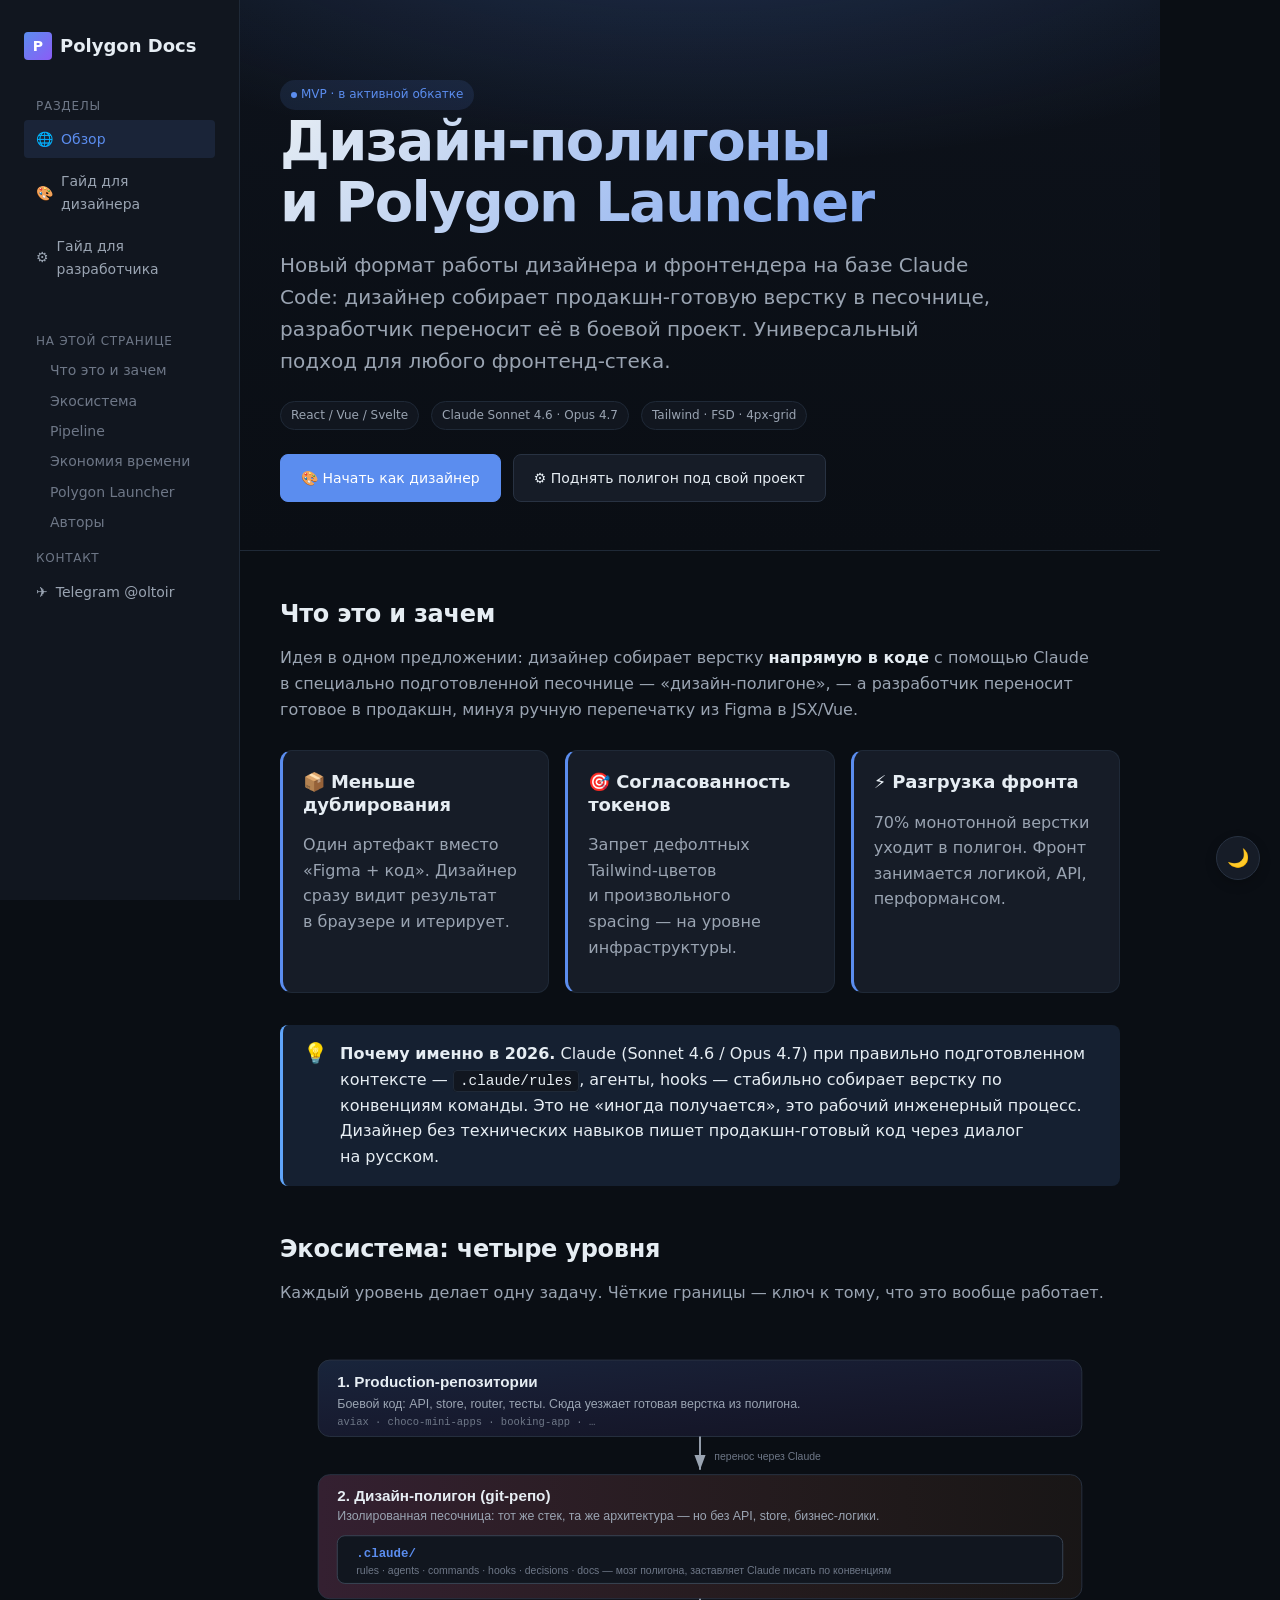
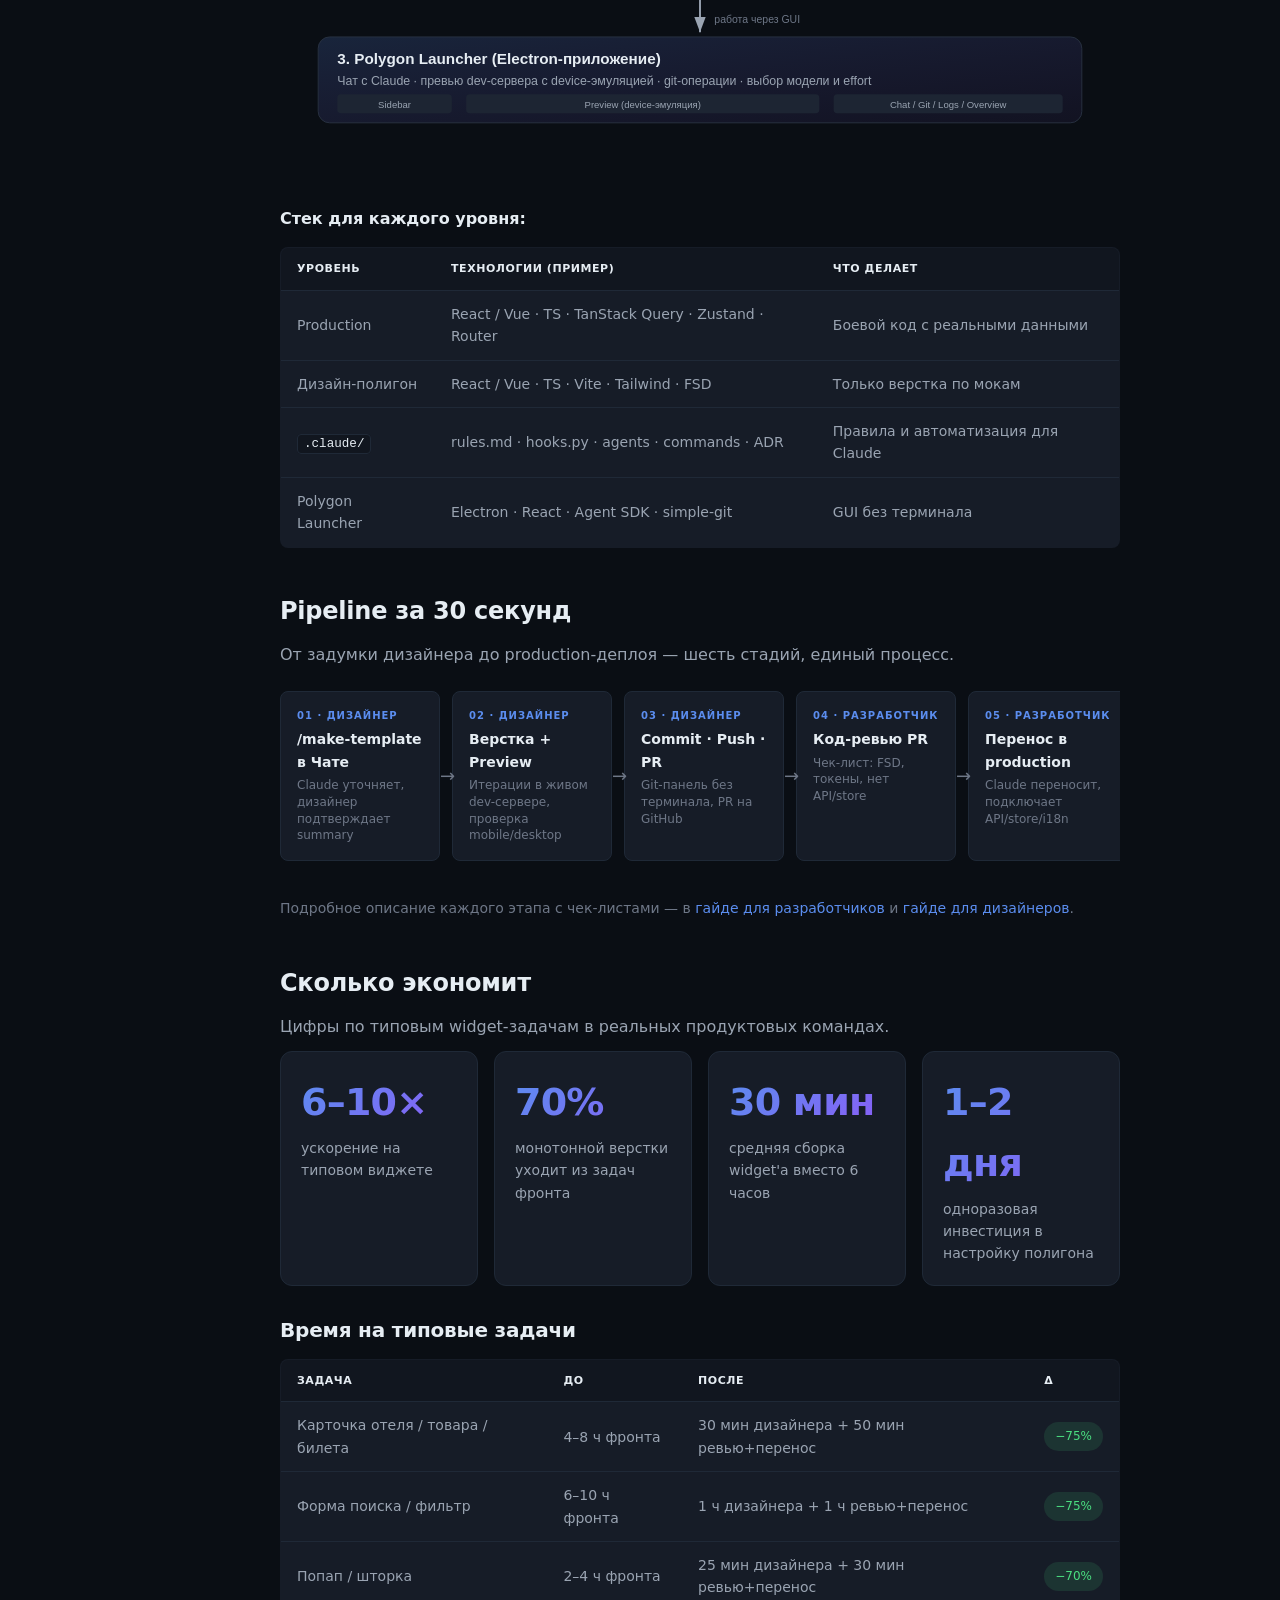
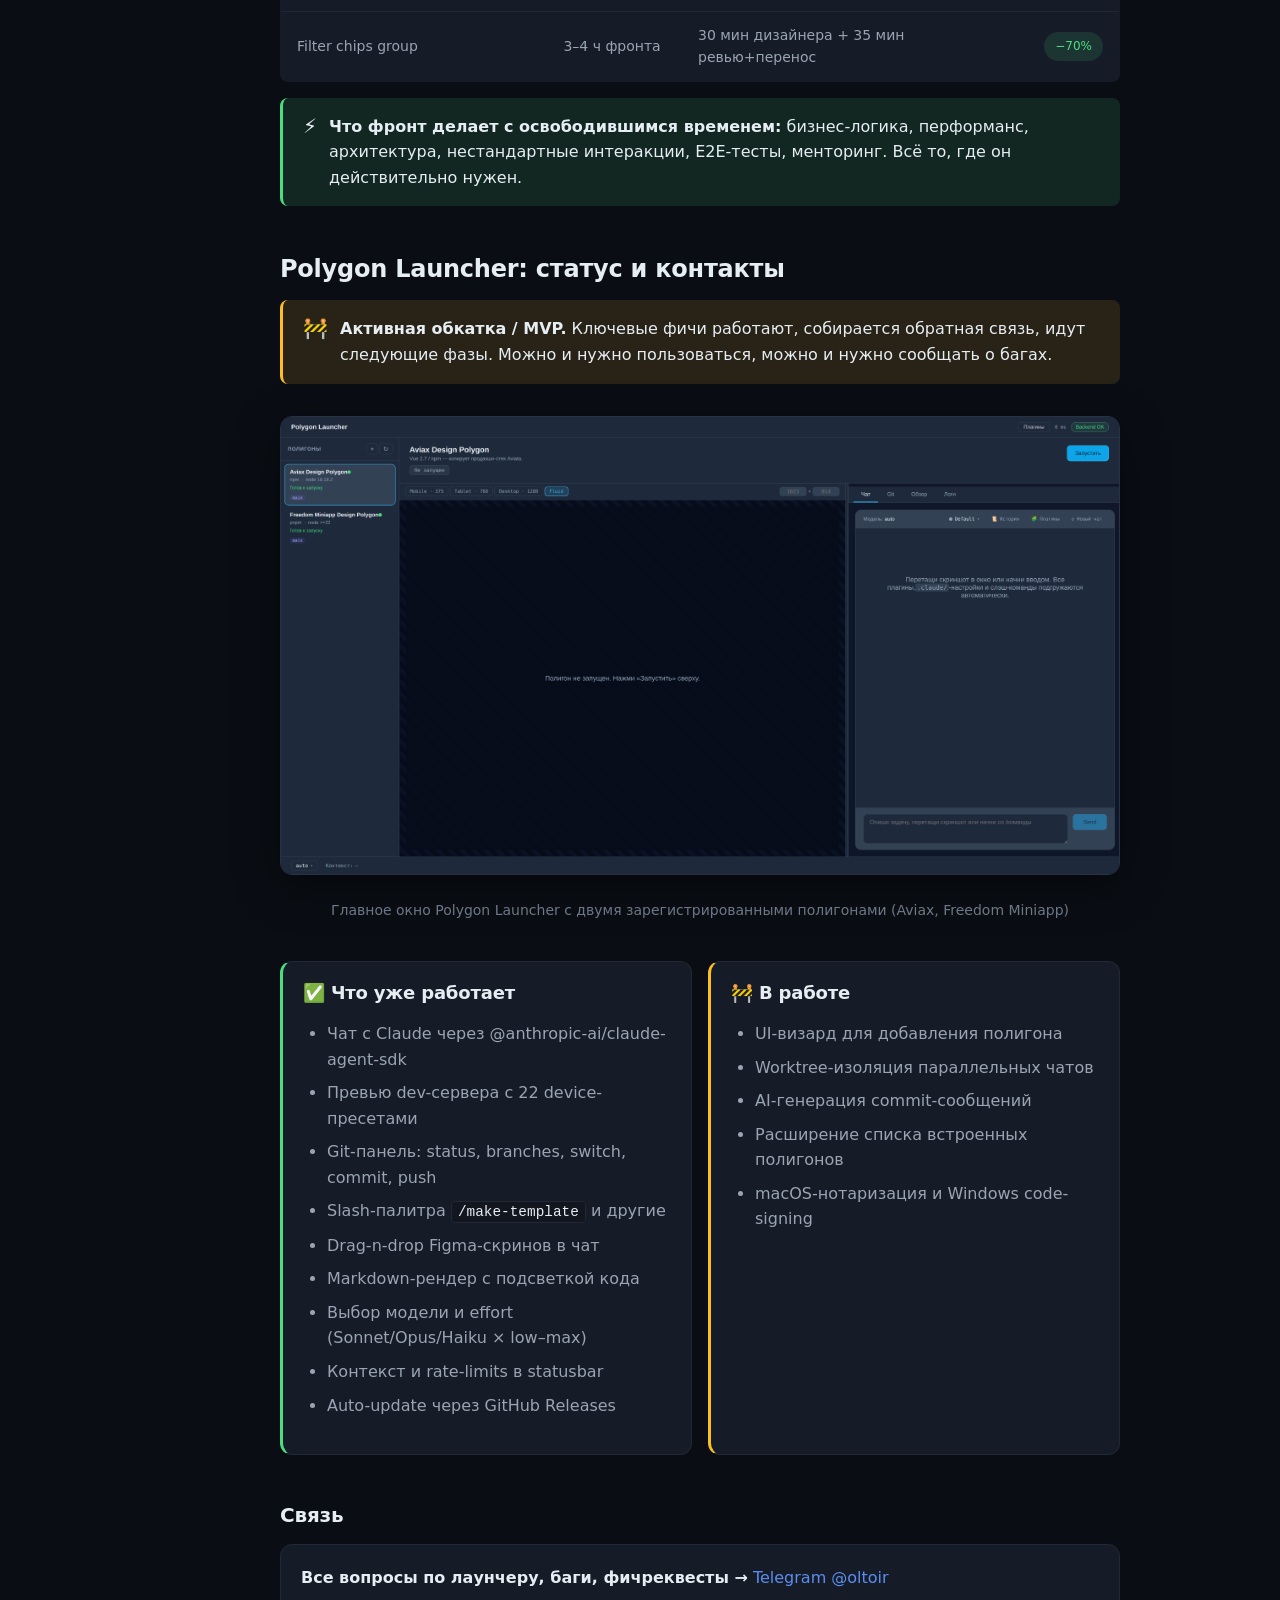
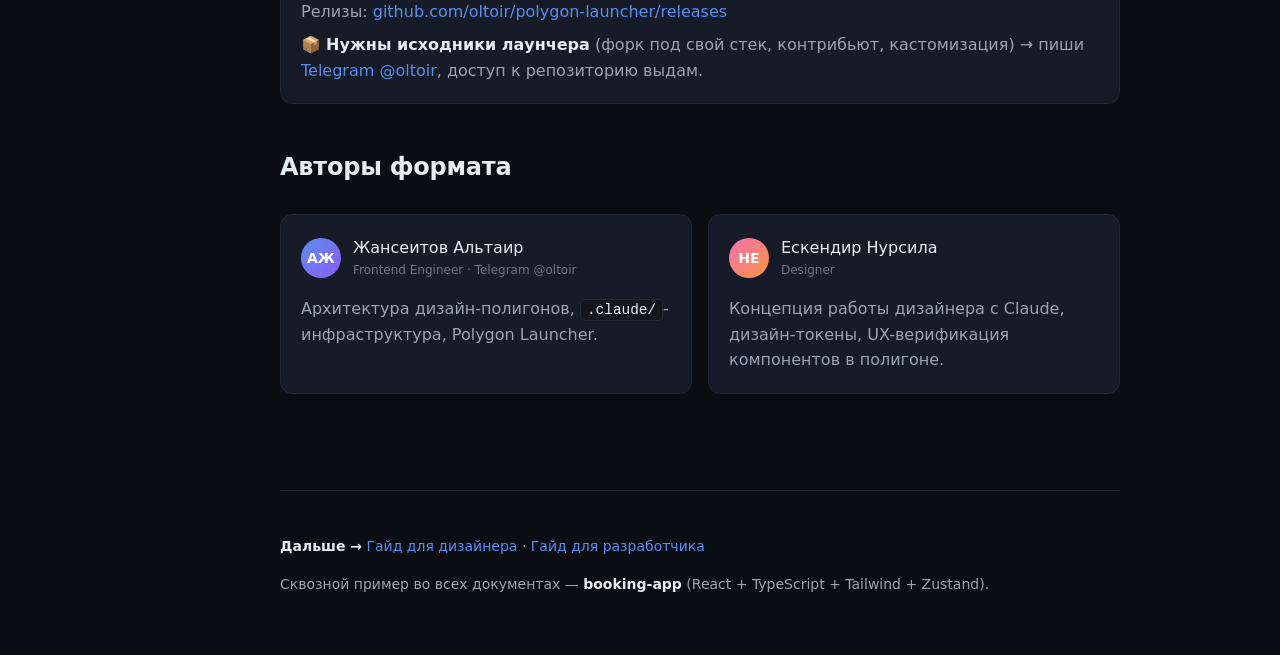
<file: index.html>
<!DOCTYPE html>
<html lang="ru" data-theme="dark">
<head>
<meta charset="UTF-8">
<meta name="viewport" content="width=device-width, initial-scale=1.0">
<title>Дизайн-полигоны и Polygon Launcher — обзор</title>
<meta name="description" content="Единый источник правды о том, как мы устроили работу дизайнера и фронтендера через Claude Code.">
<link rel="stylesheet" href="./assets/styles.css">
</head>
<body>

<div class="shell">

  <!-- ============ SIDEBAR ============ -->
  <aside class="sidebar">
    <a href="./index.html" class="brand">
      <span class="brand-mark">P</span>
      <span>Polygon Docs</span>
    </a>

    <div class="nav-section-title">Разделы</div>
    <nav class="nav">
      <a href="./index.html" class="active">
        <span>🌐</span> Обзор
      </a>
      <a href="./designers.html">
        <span>🎨</span> Гайд для дизайнера
      </a>
      <a href="./developers.html">
        <span>⚙️</span> Гайд для разработчика
      </a>
    </nav>

    <div class="nav-section-title">На этой странице</div>
    <nav class="toc">
      <a href="#why" class="toc-h2">Что это и зачем</a>
      <a href="#ecosystem" class="toc-h2">Экосистема</a>
      <a href="#pipeline" class="toc-h2">Pipeline</a>
      <a href="#metrics" class="toc-h2">Экономия времени</a>
      <a href="#launcher" class="toc-h2">Polygon Launcher</a>
      <a href="#authors" class="toc-h2">Авторы</a>
    </nav>

    <div class="nav-section-title">Контакт</div>
    <nav class="nav">
      <a href="https://t.me/oltoir" target="_blank" rel="noopener">
        <span>✈️</span> Telegram @oltoir
      </a>
    </nav>
  </aside>

  <!-- ============ CONTENT ============ -->
  <main class="content">

    <section class="hero">
      <span class="badge badge--brand"><span class="badge-dot"></span> MVP · в активной обкатке</span>
      <h1>Дизайн-полигоны и&nbsp;Polygon Launcher</h1>
      <p class="hero-lead">
        Новый формат работы дизайнера и&nbsp;фронтендера на&nbsp;базе Claude Code:
        дизайнер собирает продакшн-готовую верстку в&nbsp;песочнице, разработчик переносит её
        в&nbsp;боевой проект. Универсальный подход для любого фронтенд-стека.
      </p>
      <div class="hero-meta">
        <span class="badge">React / Vue / Svelte</span>
        <span class="badge">Claude Sonnet 4.6 · Opus 4.7</span>
        <span class="badge">Tailwind · FSD · 4px-grid</span>
      </div>
      <div class="hero-meta" style="margin-top: 24px;">
        <a class="btn btn--primary" href="./designers.html">🎨 Начать как дизайнер</a>
        <a class="btn" href="./developers.html">⚙️ Поднять полигон под свой проект</a>
      </div>
    </section>

    <!-- ============ WHY ============ -->
    <section id="why">
      <h2>Что это и&nbsp;зачем</h2>
      <p>
        Идея в&nbsp;одном предложении: дизайнер собирает верстку <strong>напрямую в&nbsp;коде</strong>
        с&nbsp;помощью Claude в&nbsp;специально подготовленной песочнице
        — «дизайн-полигоне», — а&nbsp;разработчик переносит готовое в&nbsp;продакшн,
        минуя ручную перепечатку из&nbsp;Figma в&nbsp;JSX/Vue.
      </p>

      <div class="grid grid--3">
        <div class="card card--accent">
          <h4>📦 Меньше дублирования</h4>
          <p>Один артефакт вместо «Figma + код». Дизайнер сразу видит результат в&nbsp;браузере и&nbsp;итерирует.</p>
        </div>
        <div class="card card--accent">
          <h4>🎯 Согласованность токенов</h4>
          <p>Запрет дефолтных Tailwind-цветов и&nbsp;произвольного spacing&nbsp;— на&nbsp;уровне инфраструктуры.</p>
        </div>
        <div class="card card--accent">
          <h4>⚡ Разгрузка фронта</h4>
          <p>70% монотонной верстки уходит в&nbsp;полигон. Фронт занимается логикой, API, перформансом.</p>
        </div>
      </div>

      <div class="callout callout--info">
        <span class="callout-icon">💡</span>
        <div class="callout-body">
          <p><strong>Почему именно в 2026.</strong> Claude (Sonnet 4.6 / Opus 4.7) при правильно
          подготовленном контексте — <code>.claude/rules</code>, агенты, hooks — стабильно собирает
          верстку по конвенциям команды. Это не «иногда получается», это рабочий инженерный процесс.
          Дизайнер без технических навыков пишет продакшн-готовый код через диалог на&nbsp;русском.</p>
        </div>
      </div>
    </section>

    <!-- ============ ECOSYSTEM DIAGRAM ============ -->
    <section id="ecosystem">
      <h2>Экосистема: четыре уровня</h2>
      <p>Каждый уровень делает одну задачу. Чёткие границы&nbsp;— ключ к&nbsp;тому, что это вообще работает.</p>

      <svg viewBox="0 0 880 420" xmlns="http://www.w3.org/2000/svg" style="width:100%; height:auto; margin: 24px 0;">
        <defs>
          <linearGradient id="brandGrad" x1="0" y1="0" x2="1" y2="1">
            <stop offset="0%" stop-color="#5b8def" stop-opacity="0.18"/>
            <stop offset="100%" stop-color="#8b5cf6" stop-opacity="0.06"/>
          </linearGradient>
          <linearGradient id="claudeGrad" x1="0" y1="0" x2="1" y2="0">
            <stop offset="0%" stop-color="#f472b6" stop-opacity="0.18"/>
            <stop offset="100%" stop-color="#fb923c" stop-opacity="0.06"/>
          </linearGradient>
          <marker id="arrow" markerWidth="10" markerHeight="10" refX="8" refY="3" orient="auto">
            <path d="M0,0 L8,3 L0,6 z" fill="#9aa4b2"/>
          </marker>
        </defs>

        <!-- Layer 1: Production -->
        <g>
          <rect x="40" y="20" width="800" height="80" rx="12" fill="url(#brandGrad)" stroke="#283242" stroke-width="1"/>
          <text x="60" y="48" fill="#e6edf3" font-size="16" font-weight="600" font-family="Inter, sans-serif">1. Production-репозитории</text>
          <text x="60" y="70" fill="#9aa4b2" font-size="13" font-family="Inter, sans-serif">Боевой код: API, store, router, тесты. Сюда уезжает готовая верстка из полигона.</text>
          <text x="60" y="88" fill="#6e7787" font-size="11" font-family="JetBrains Mono, monospace">aviax · choco-mini-apps · booking-app · …</text>
        </g>

        <!-- Arrow up: transfer -->
        <line x1="440" y1="100" x2="440" y2="135" stroke="#9aa4b2" stroke-width="2" marker-end="url(#arrow)"/>
        <text x="455" y="125" fill="#6e7787" font-size="11" font-family="Inter, sans-serif">перенос через Claude</text>

        <!-- Layer 2: Polygon -->
        <g>
          <rect x="40" y="140" width="800" height="130" rx="12" fill="url(#claudeGrad)" stroke="#283242" stroke-width="1"/>
          <text x="60" y="168" fill="#e6edf3" font-size="16" font-weight="600" font-family="Inter, sans-serif">2. Дизайн-полигон (git-репо)</text>
          <text x="60" y="188" fill="#9aa4b2" font-size="13" font-family="Inter, sans-serif">Изолированная песочница: тот же стек, та же архитектура — но без API, store, бизнес-логики.</text>

          <!-- .claude folder -->
          <rect x="60" y="204" width="760" height="50" rx="8" fill="#11161f" stroke="#3a4655" stroke-width="1"/>
          <text x="80" y="226" fill="#5b8def" font-size="13" font-weight="600" font-family="JetBrains Mono, monospace">.claude/</text>
          <text x="80" y="244" fill="#6e7787" font-size="11" font-family="Inter, sans-serif">rules · agents · commands · hooks · decisions · docs — мозг полигона, заставляет Claude писать по конвенциям</text>
        </g>

        <!-- Arrow up: work via UI -->
        <line x1="440" y1="270" x2="440" y2="305" stroke="#9aa4b2" stroke-width="2" marker-end="url(#arrow)"/>
        <text x="455" y="295" fill="#6e7787" font-size="11" font-family="Inter, sans-serif">работа через GUI</text>

        <!-- Layer 3: Launcher -->
        <g>
          <rect x="40" y="310" width="800" height="90" rx="12" fill="url(#brandGrad)" stroke="#283242" stroke-width="1"/>
          <text x="60" y="338" fill="#e6edf3" font-size="16" font-weight="600" font-family="Inter, sans-serif">3. Polygon Launcher (Electron-приложение)</text>
          <text x="60" y="360" fill="#9aa4b2" font-size="13" font-family="Inter, sans-serif">Чат с Claude · превью dev-сервера с device-эмуляцией · git-операции · выбор модели и effort</text>
          <rect x="60" y="370" width="120" height="20" rx="4" fill="#1d2533"/>
          <text x="120" y="384" fill="#9aa4b2" font-size="10" text-anchor="middle" font-family="Inter, sans-serif">Sidebar</text>
          <rect x="195" y="370" width="370" height="20" rx="4" fill="#1d2533"/>
          <text x="380" y="384" fill="#9aa4b2" font-size="10" text-anchor="middle" font-family="Inter, sans-serif">Preview (device-эмуляция)</text>
          <rect x="580" y="370" width="240" height="20" rx="4" fill="#1d2533"/>
          <text x="700" y="384" fill="#9aa4b2" font-size="10" text-anchor="middle" font-family="Inter, sans-serif">Chat / Git / Logs / Overview</text>
        </g>
      </svg>

      <p style="margin-top: 32px;"><strong>Стек для каждого уровня:</strong></p>
      <table>
        <thead>
          <tr><th>Уровень</th><th>Технологии (пример)</th><th>Что делает</th></tr>
        </thead>
        <tbody>
          <tr><td>Production</td><td>React / Vue · TS · TanStack Query · Zustand · Router</td><td>Боевой код с реальными данными</td></tr>
          <tr><td>Дизайн-полигон</td><td>React / Vue · TS · Vite · Tailwind · FSD</td><td>Только верстка по мокам</td></tr>
          <tr><td><code>.claude/</code></td><td>rules.md · hooks.py · agents · commands · ADR</td><td>Правила и автоматизация для Claude</td></tr>
          <tr><td>Polygon Launcher</td><td>Electron · React · Agent SDK · simple-git</td><td>GUI без терминала</td></tr>
        </tbody>
      </table>
    </section>

    <!-- ============ PIPELINE ============ -->
    <section id="pipeline">
      <h2>Pipeline за&nbsp;30 секунд</h2>
      <p>От задумки дизайнера до&nbsp;production-деплоя&nbsp;— шесть стадий, единый процесс.</p>

      <div class="pipeline">
        <div class="pipeline-step">
          <div class="pipeline-step-num">01 · Дизайнер</div>
          <div class="pipeline-step-title">/make-template в Чате</div>
          <div class="pipeline-step-detail">Claude уточняет, дизайнер подтверждает summary</div>
        </div>
        <div class="pipeline-step">
          <div class="pipeline-step-num">02 · Дизайнер</div>
          <div class="pipeline-step-title">Верстка + Preview</div>
          <div class="pipeline-step-detail">Итерации в живом dev-сервере, проверка mobile/desktop</div>
        </div>
        <div class="pipeline-step">
          <div class="pipeline-step-num">03 · Дизайнер</div>
          <div class="pipeline-step-title">Commit · Push · PR</div>
          <div class="pipeline-step-detail">Git-панель без терминала, PR на GitHub</div>
        </div>
        <div class="pipeline-step">
          <div class="pipeline-step-num">04 · Разработчик</div>
          <div class="pipeline-step-title">Код-ревью PR</div>
          <div class="pipeline-step-detail">Чек-лист: FSD, токены, нет API/store</div>
        </div>
        <div class="pipeline-step">
          <div class="pipeline-step-num">05 · Разработчик</div>
          <div class="pipeline-step-title">Перенос в production</div>
          <div class="pipeline-step-detail">Claude переносит, подключает API/store/i18n</div>
        </div>
        <div class="pipeline-step">
          <div class="pipeline-step-num">06 · Команда</div>
          <div class="pipeline-step-title">Ревью → деплой</div>
          <div class="pipeline-step-detail">Стандартный процесс команды, мерж в main</div>
        </div>
      </div>

      <p style="font-size: 14px; color: var(--text-tertiary); margin-top: 16px;">
        Подробное описание каждого этапа с&nbsp;чек-листами&nbsp;—
        в&nbsp;<a href="./developers.html#pipeline">гайде для разработчиков</a>
        и&nbsp;<a href="./designers.html">гайде для дизайнеров</a>.
      </p>
    </section>

    <!-- ============ METRICS ============ -->
    <section id="metrics">
      <h2>Сколько экономит</h2>
      <p>Цифры по&nbsp;типовым widget-задачам в&nbsp;реальных продуктовых командах.</p>

      <div class="grid grid--4">
        <div class="stat">
          <div class="stat-value">6–10×</div>
          <div class="stat-label">ускорение на типовом виджете</div>
        </div>
        <div class="stat">
          <div class="stat-value">70%</div>
          <div class="stat-label">монотонной верстки уходит из задач фронта</div>
        </div>
        <div class="stat">
          <div class="stat-value">30 мин</div>
          <div class="stat-label">средняя сборка widget'а вместо 6 часов</div>
        </div>
        <div class="stat">
          <div class="stat-value">1–2 дня</div>
          <div class="stat-label">одноразовая инвестиция в настройку полигона</div>
        </div>
      </div>

      <h3 style="margin-top: 32px;">Время на типовые задачи</h3>
      <table>
        <thead>
          <tr><th>Задача</th><th>До</th><th>После</th><th>Δ</th></tr>
        </thead>
        <tbody>
          <tr>
            <td>Карточка отеля / товара / билета</td>
            <td>4–8&nbsp;ч фронта</td>
            <td>30&nbsp;мин дизайнера + 50&nbsp;мин ревью+перенос</td>
            <td><span class="badge badge--success">−75%</span></td>
          </tr>
          <tr>
            <td>Форма поиска / фильтр</td>
            <td>6–10&nbsp;ч фронта</td>
            <td>1&nbsp;ч дизайнера + 1&nbsp;ч ревью+перенос</td>
            <td><span class="badge badge--success">−75%</span></td>
          </tr>
          <tr>
            <td>Попап / шторка</td>
            <td>2–4&nbsp;ч фронта</td>
            <td>25&nbsp;мин дизайнера + 30&nbsp;мин ревью+перенос</td>
            <td><span class="badge badge--success">−70%</span></td>
          </tr>
          <tr>
            <td>Filter chips group</td>
            <td>3–4&nbsp;ч фронта</td>
            <td>30&nbsp;мин дизайнера + 35&nbsp;мин ревью+перенос</td>
            <td><span class="badge badge--success">−70%</span></td>
          </tr>
        </tbody>
      </table>

      <div class="callout callout--success">
        <span class="callout-icon">⚡</span>
        <div class="callout-body">
          <p><strong>Что фронт делает с&nbsp;освободившимся временем:</strong>
          бизнес-логика, перформанс, архитектура, нестандартные интеракции, E2E-тесты, менторинг.
          Всё то, где он действительно нужен.</p>
        </div>
      </div>
    </section>

    <!-- ============ LAUNCHER STATUS ============ -->
    <section id="launcher">
      <h2>Polygon Launcher: статус и&nbsp;контакты</h2>

      <div class="callout callout--warning">
        <span class="callout-icon">🚧</span>
        <div class="callout-body">
          <p><strong>Активная обкатка / MVP.</strong> Ключевые фичи работают,
          собирается обратная связь, идут следующие фазы. Можно и&nbsp;нужно пользоваться,
          можно и&nbsp;нужно сообщать о&nbsp;багах.</p>
        </div>
      </div>

      <img class="screenshot" src="./assets/screenshots/01-main-window.png" alt="Главное окно Polygon Launcher">
      <p class="caption">Главное окно Polygon Launcher с&nbsp;двумя зарегистрированными полигонами (Aviax, Freedom Miniapp)</p>

      <div class="grid grid--2">
        <div class="card card--success">
          <h4>✅ Что уже работает</h4>
          <ul>
            <li>Чат с Claude через @anthropic-ai/claude-agent-sdk</li>
            <li>Превью dev-сервера с 22 device-пресетами</li>
            <li>Git-панель: status, branches, switch, commit, push</li>
            <li>Slash-палитра <code>/make-template</code> и&nbsp;другие</li>
            <li>Drag-n-drop Figma-скринов в&nbsp;чат</li>
            <li>Markdown-рендер с подсветкой кода</li>
            <li>Выбор модели и&nbsp;effort (Sonnet/Opus/Haiku × low–max)</li>
            <li>Контекст и&nbsp;rate-limits в&nbsp;statusbar</li>
            <li>Auto-update через GitHub Releases</li>
          </ul>
        </div>
        <div class="card card--warning">
          <h4>🚧 В работе</h4>
          <ul>
            <li>UI-визард для&nbsp;добавления полигона</li>
            <li>Worktree-изоляция параллельных чатов</li>
            <li>AI-генерация commit-сообщений</li>
            <li>Расширение списка встроенных полигонов</li>
            <li>macOS-нотаризация и&nbsp;Windows code-signing</li>
          </ul>
        </div>
      </div>

      <h3>Связь</h3>
      <div class="card">
        <p style="margin: 0;">
          <strong>Все вопросы по&nbsp;лаунчеру, баги, фичреквесты →</strong>
          <a href="https://t.me/oltoir" target="_blank" rel="noopener">Telegram @oltoir</a>
        </p>
        <p style="margin: 8px 0 0;">
          Релизы:
          <a href="https://github.com/oltoir/polygon-launcher/releases" target="_blank" rel="noopener">
            github.com/oltoir/polygon-launcher/releases</a>
        </p>
        <p style="margin: 8px 0 0;">
          📦 <strong>Нужны исходники лаунчера</strong> (форк под свой стек, контрибьют, кастомизация) → пиши
          <a href="https://t.me/oltoir" target="_blank" rel="noopener">Telegram @oltoir</a>,
          доступ к&nbsp;репозиторию выдам.
        </p>
      </div>
    </section>

    <!-- ============ AUTHORS ============ -->
    <section id="authors">
      <h2>Авторы формата</h2>
      <div class="grid grid--2">
        <div class="card">
          <div class="author">
            <div class="author-avatar">АЖ</div>
            <div>
              <div class="author-name">Жансеитов Альтаир</div>
              <div class="author-role">Frontend Engineer · Telegram @oltoir</div>
            </div>
          </div>
          <p style="margin: 16px 0 0;">Архитектура дизайн-полигонов,
          <code>.claude/</code>-инфраструктура, Polygon Launcher.</p>
        </div>
        <div class="card">
          <div class="author">
            <div class="author-avatar" style="background: linear-gradient(135deg, #f472b6, #fb923c);">НЕ</div>
            <div>
              <div class="author-name">Ескендир Нурсила</div>
              <div class="author-role">Designer</div>
            </div>
          </div>
          <p style="margin: 16px 0 0;">Концепция работы дизайнера с&nbsp;Claude,
          дизайн-токены, UX-верификация компонентов в&nbsp;полигоне.</p>
        </div>
      </div>
    </section>

    <!-- ============ FOOTER ============ -->
    <footer class="footer">
      <p>
        <strong>Дальше →</strong>
        <a href="./designers.html">Гайд для дизайнера</a> ·
        <a href="./developers.html">Гайд для разработчика</a>
      </p>
      <p style="margin-top: 16px;">
        Сквозной пример во&nbsp;всех документах&nbsp;— <strong>booking-app</strong>
        (React + TypeScript + Tailwind + Zustand).
      </p>
    </footer>

  </main>
</div>

<button class="theme-toggle" id="themeToggle" aria-label="Переключить тему">🌙</button>

<script>
  const root = document.documentElement;
  const toggle = document.getElementById('themeToggle');
  const saved = localStorage.getItem('polygon-docs-theme');
  if (saved) { root.setAttribute('data-theme', saved); toggle.textContent = saved === 'light' ? '☀️' : '🌙'; }
  toggle.addEventListener('click', () => {
    const next = root.getAttribute('data-theme') === 'light' ? 'dark' : 'light';
    root.setAttribute('data-theme', next);
    toggle.textContent = next === 'light' ? '☀️' : '🌙';
    localStorage.setItem('polygon-docs-theme', next);
  });
</script>

</body>
</html>
</file>
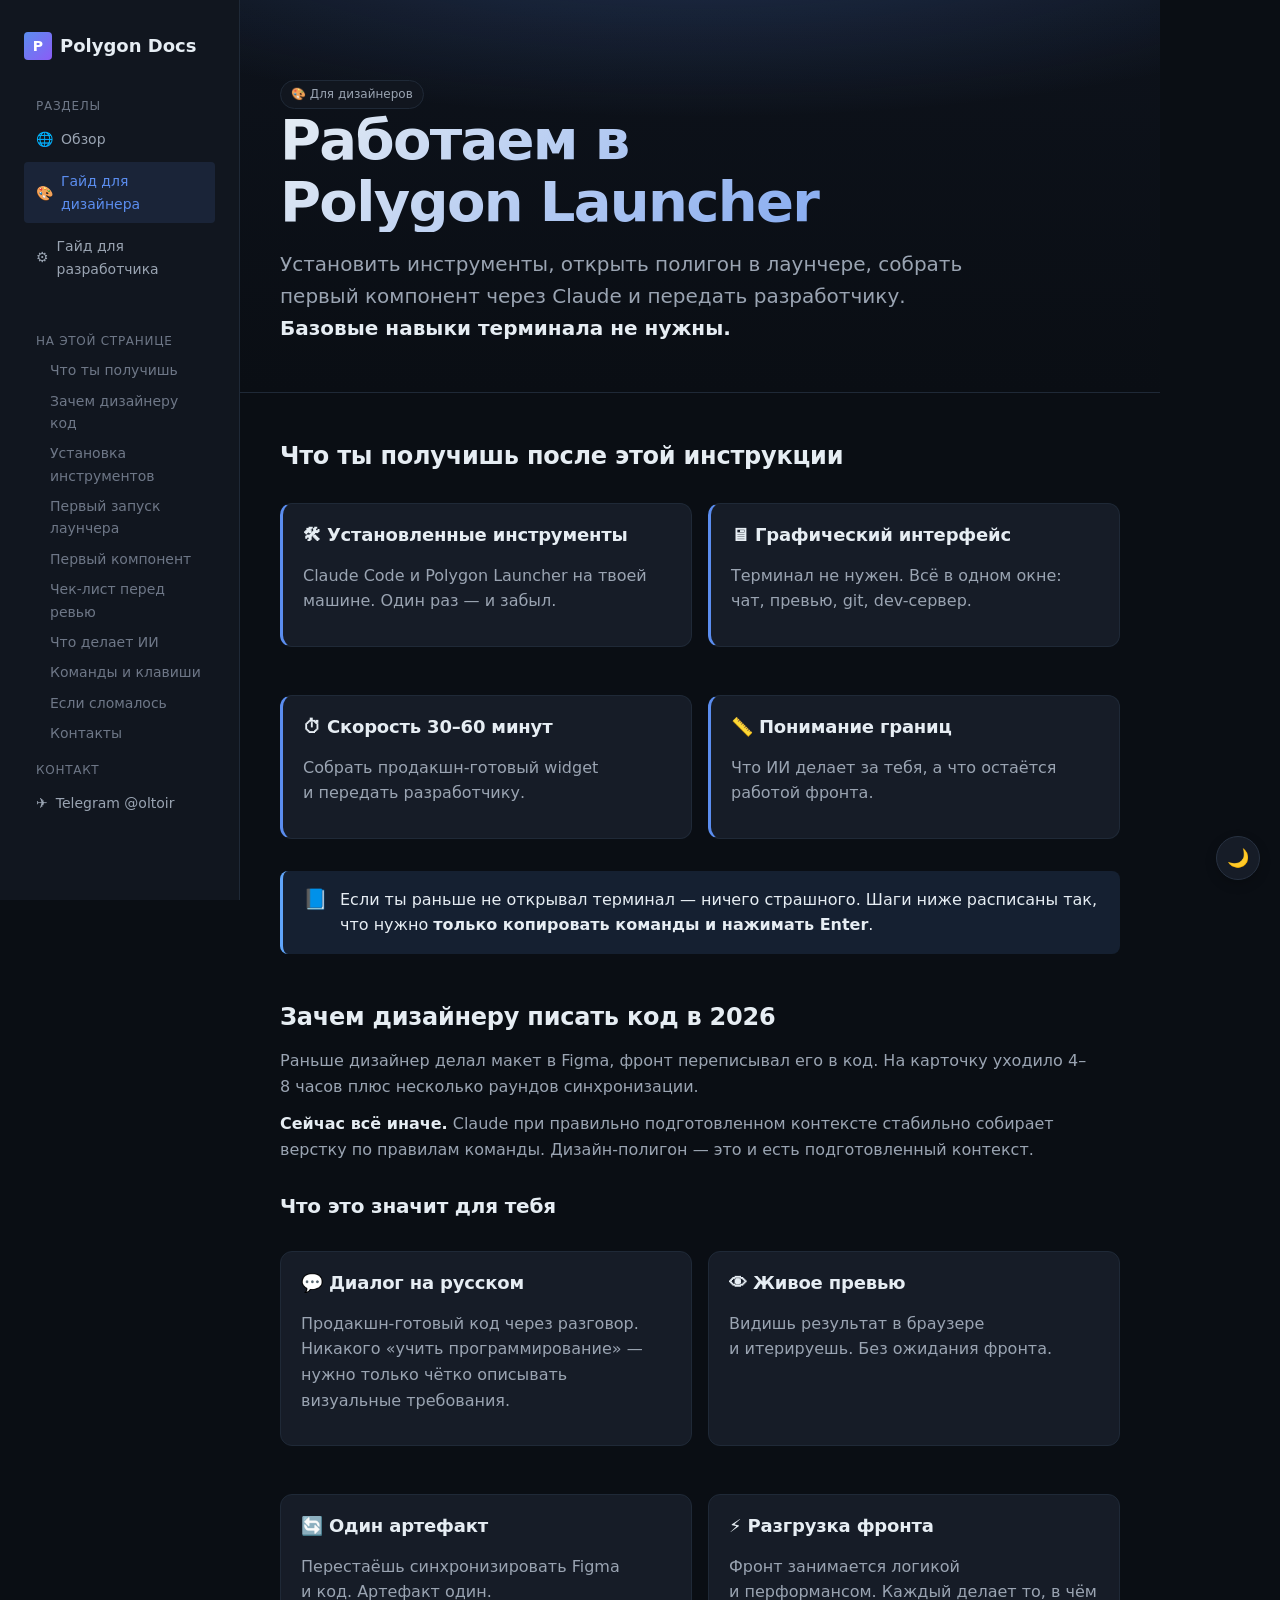
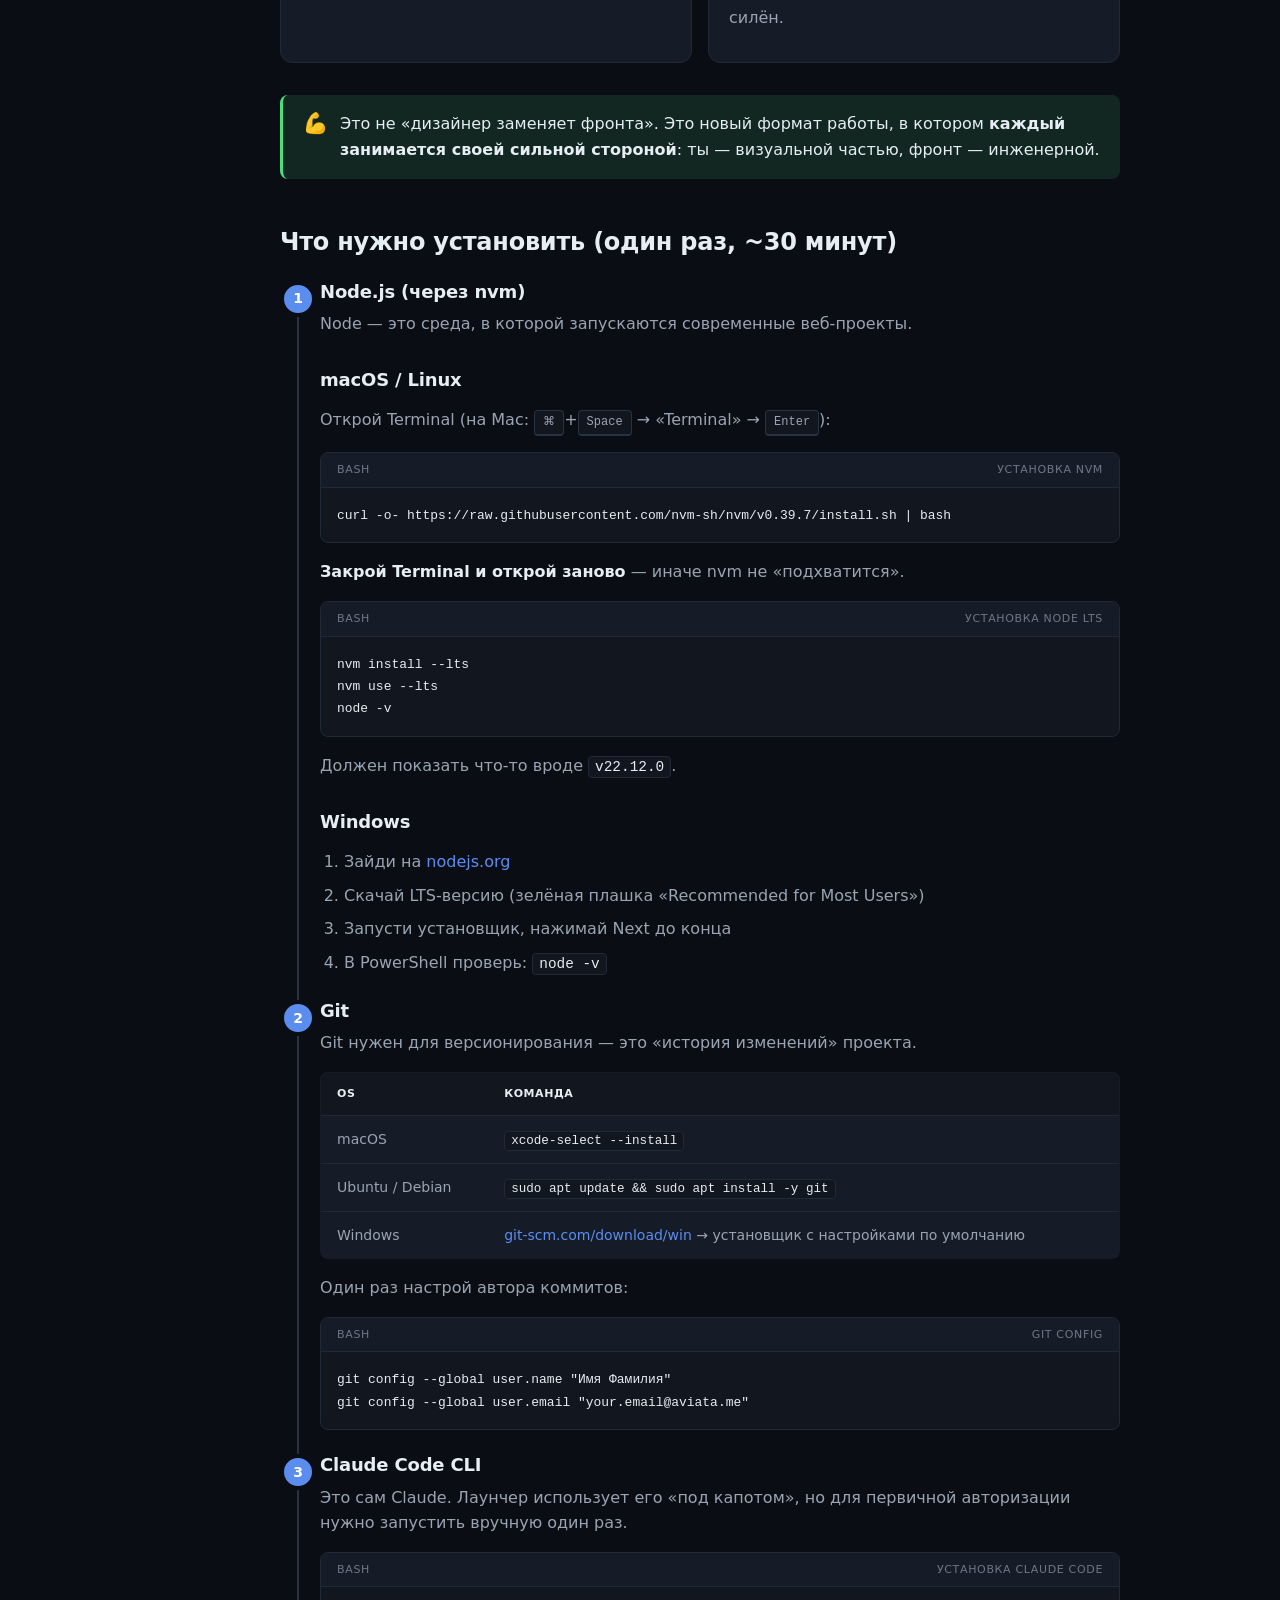
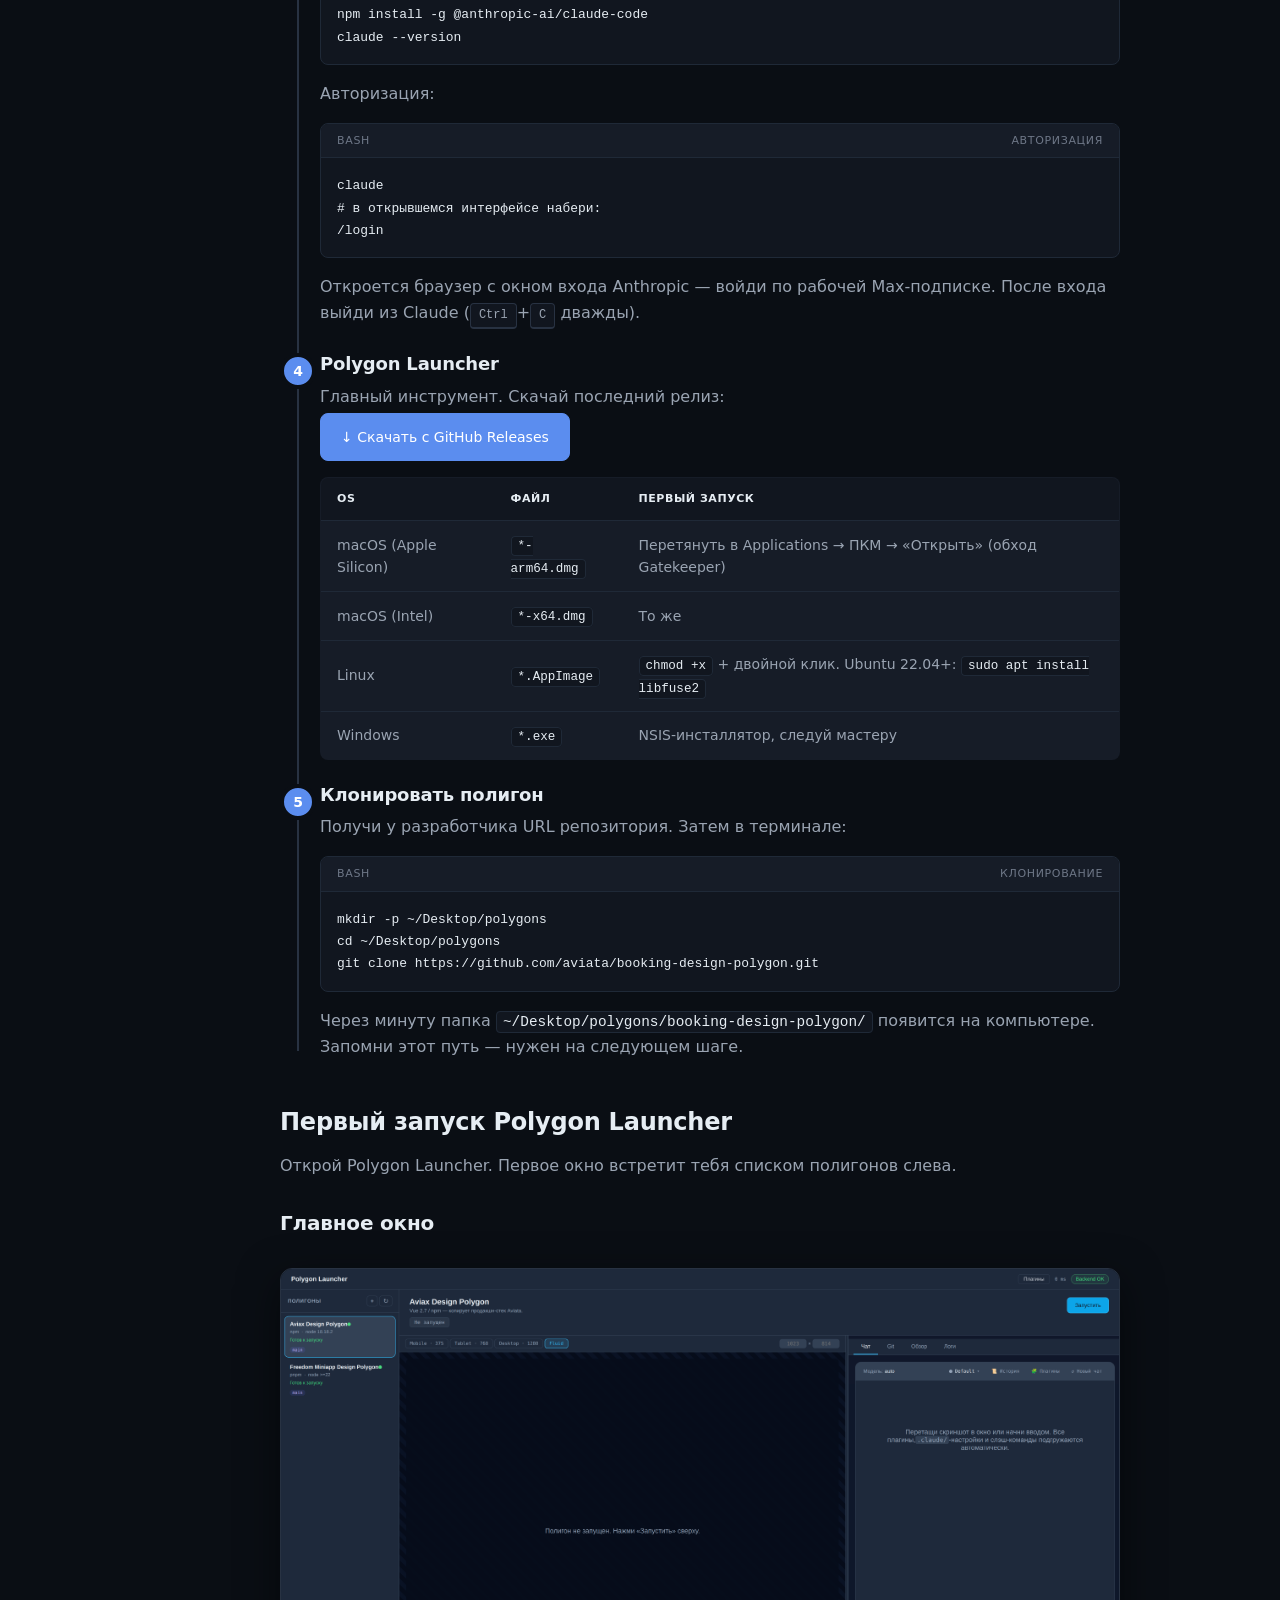
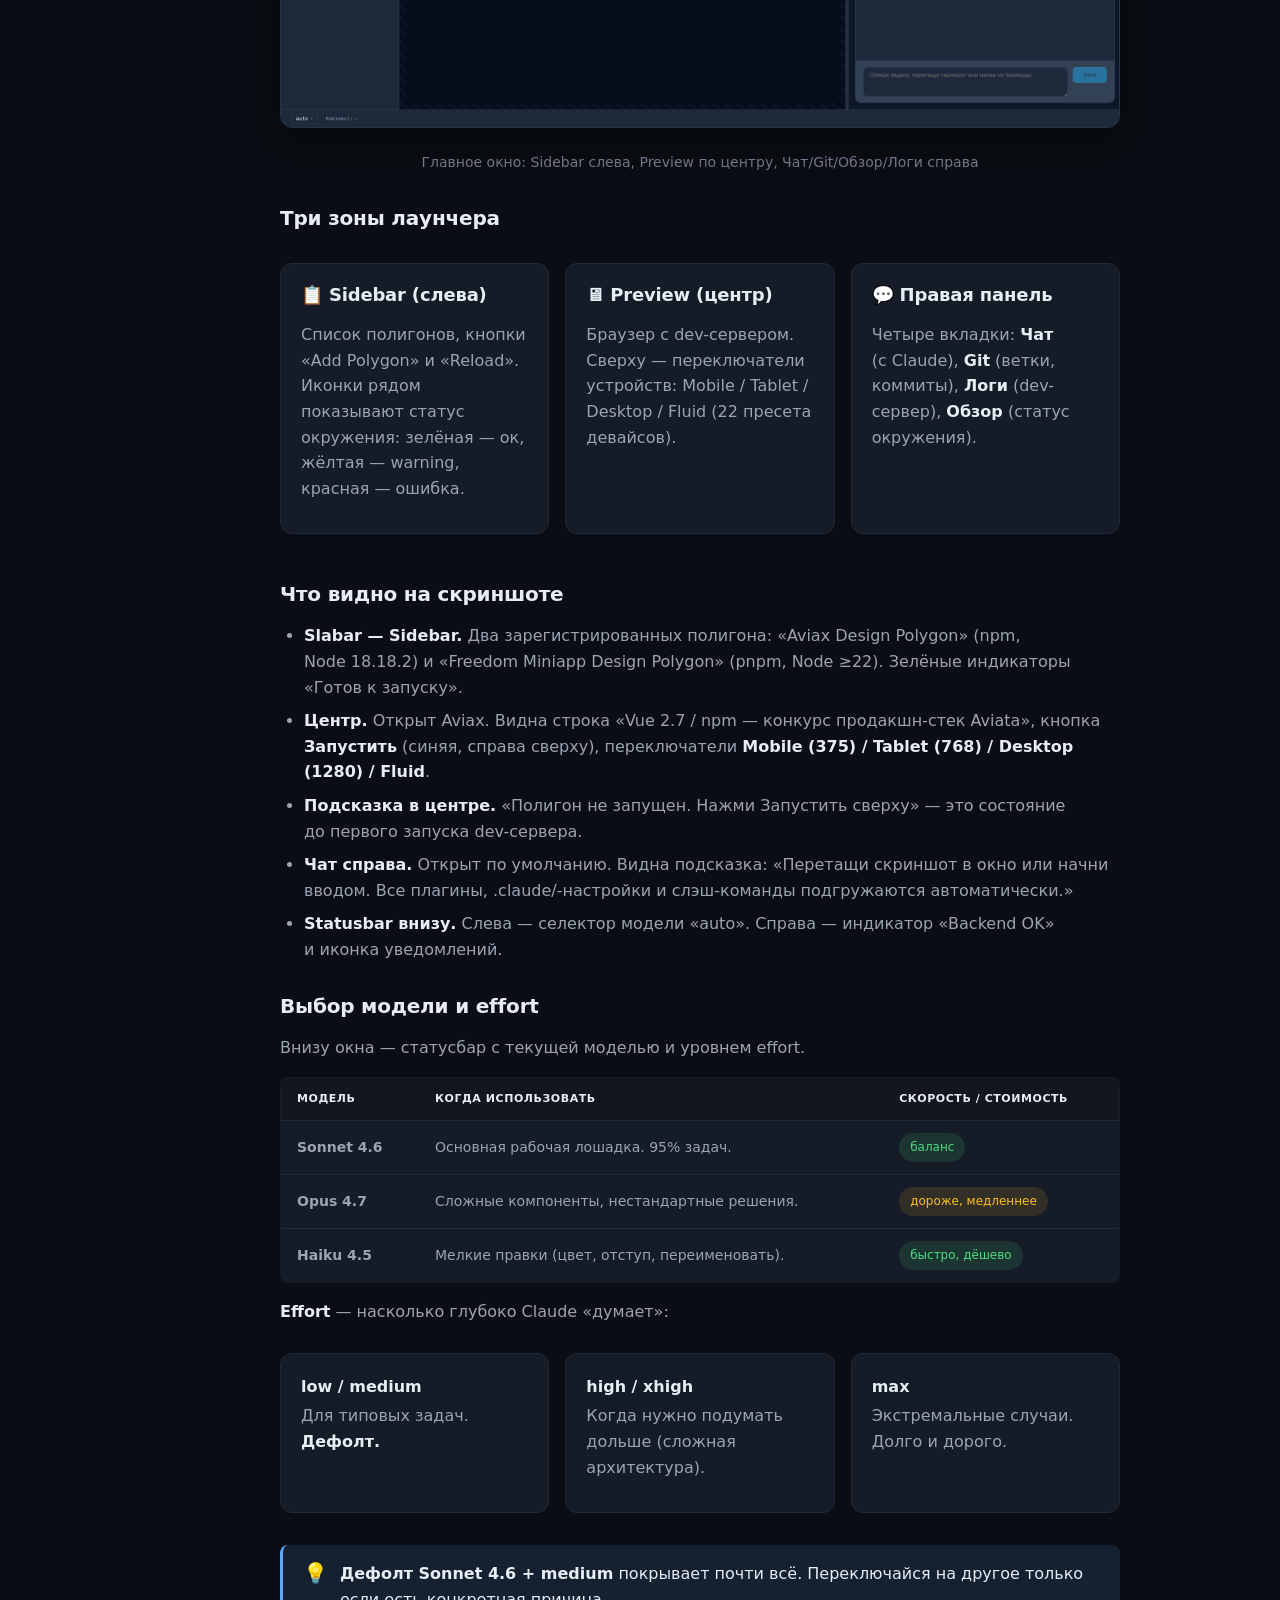
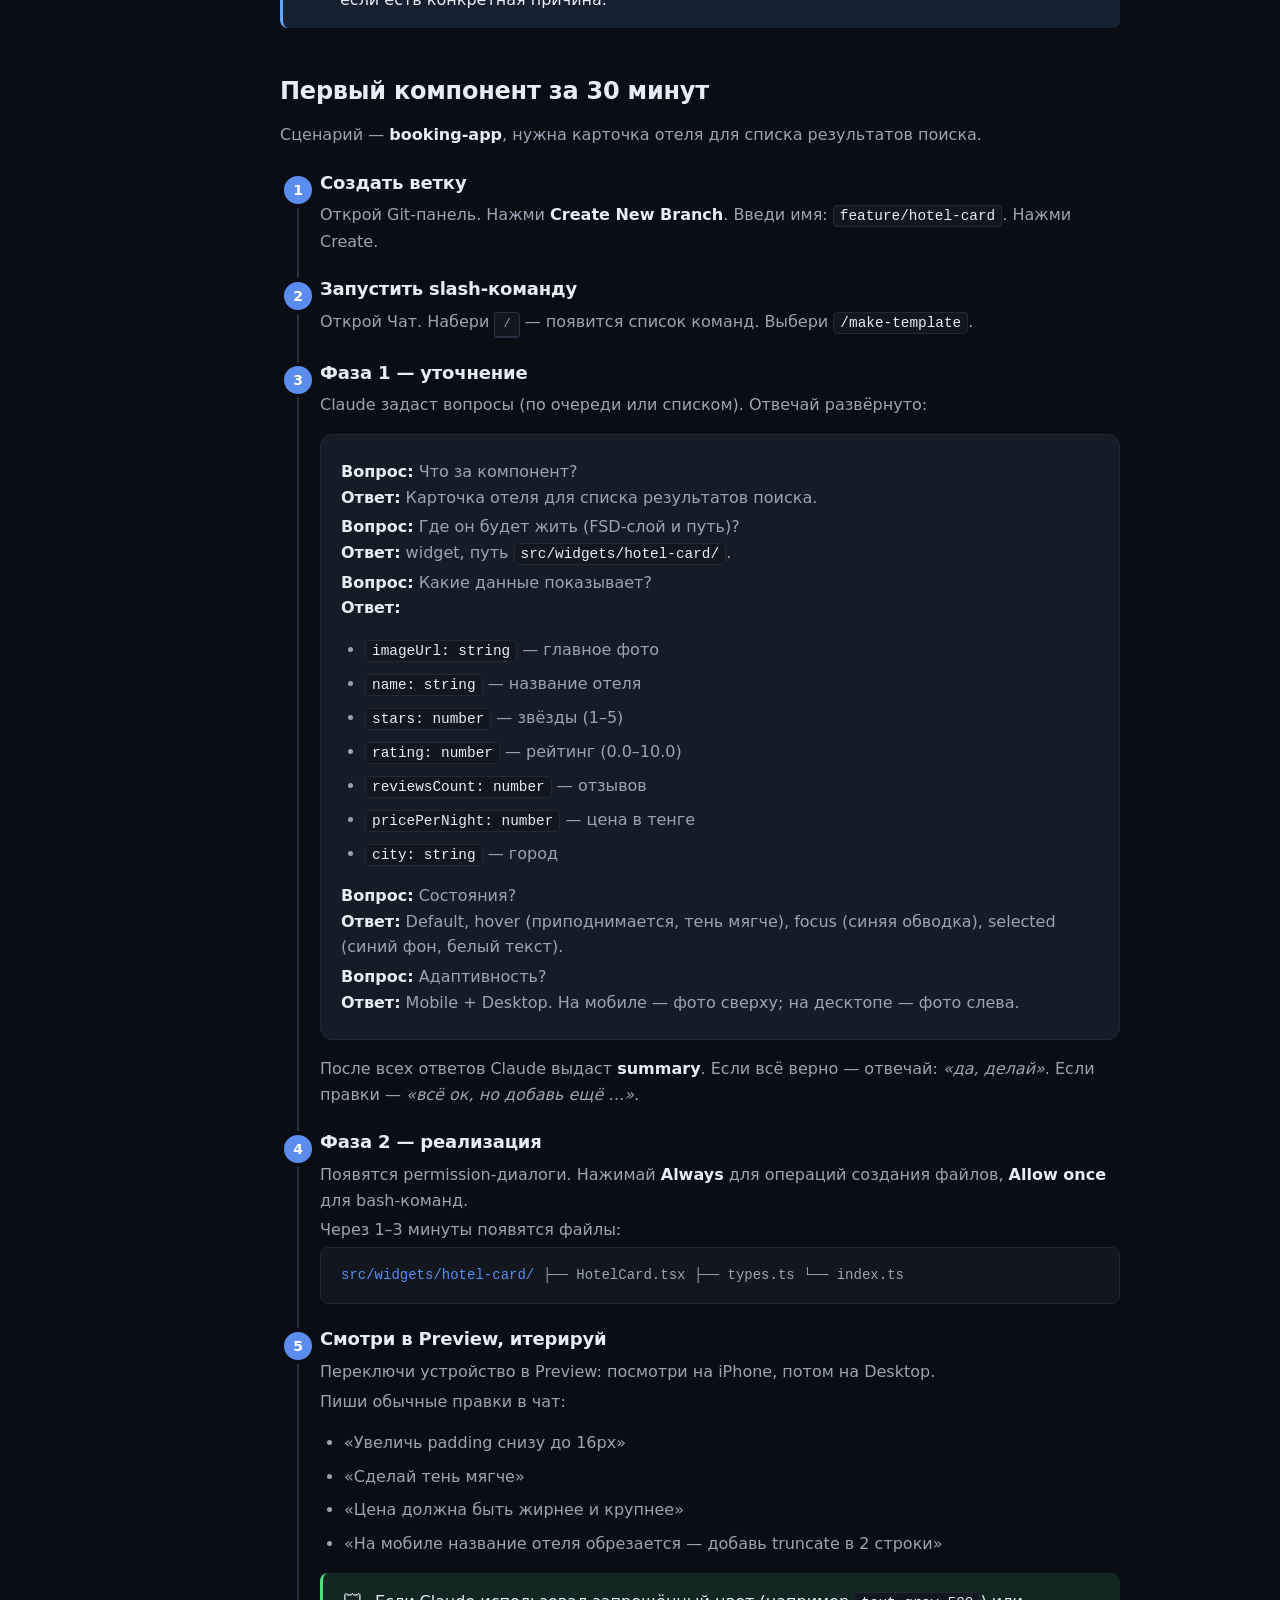
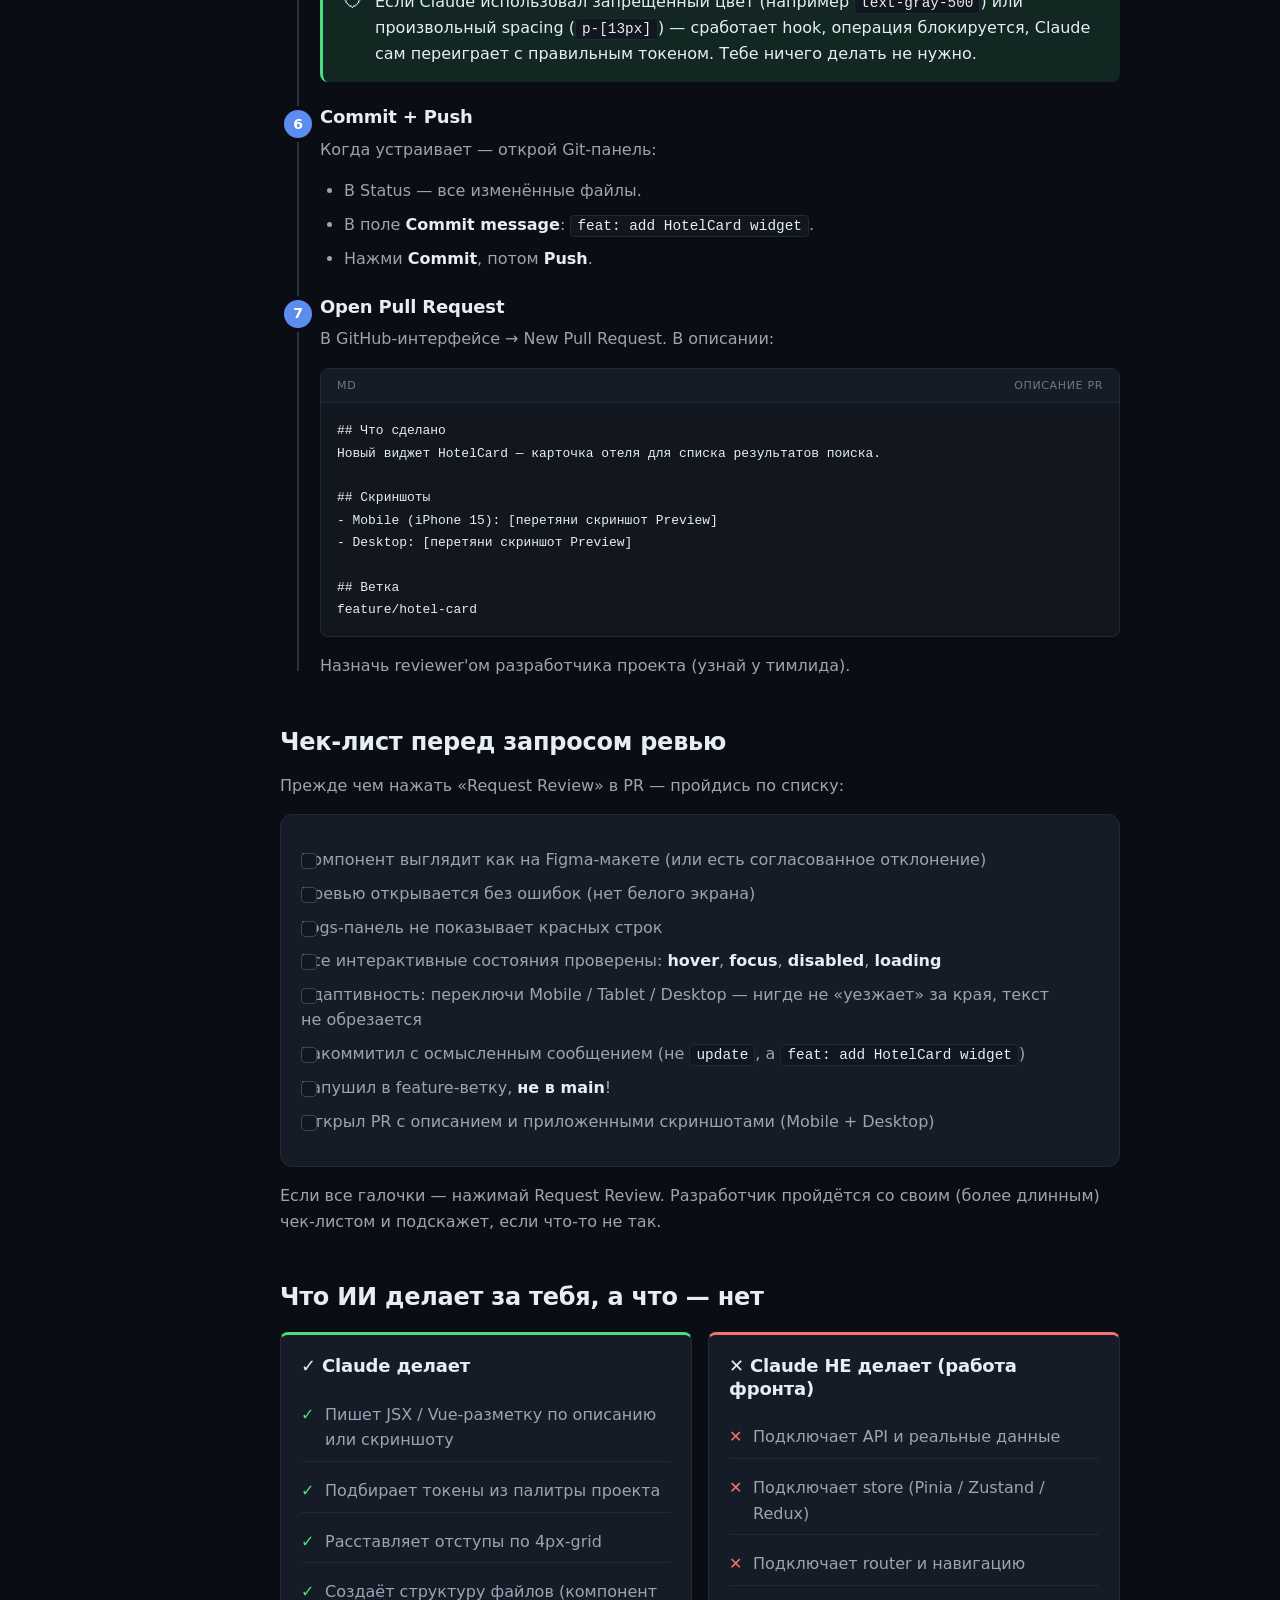
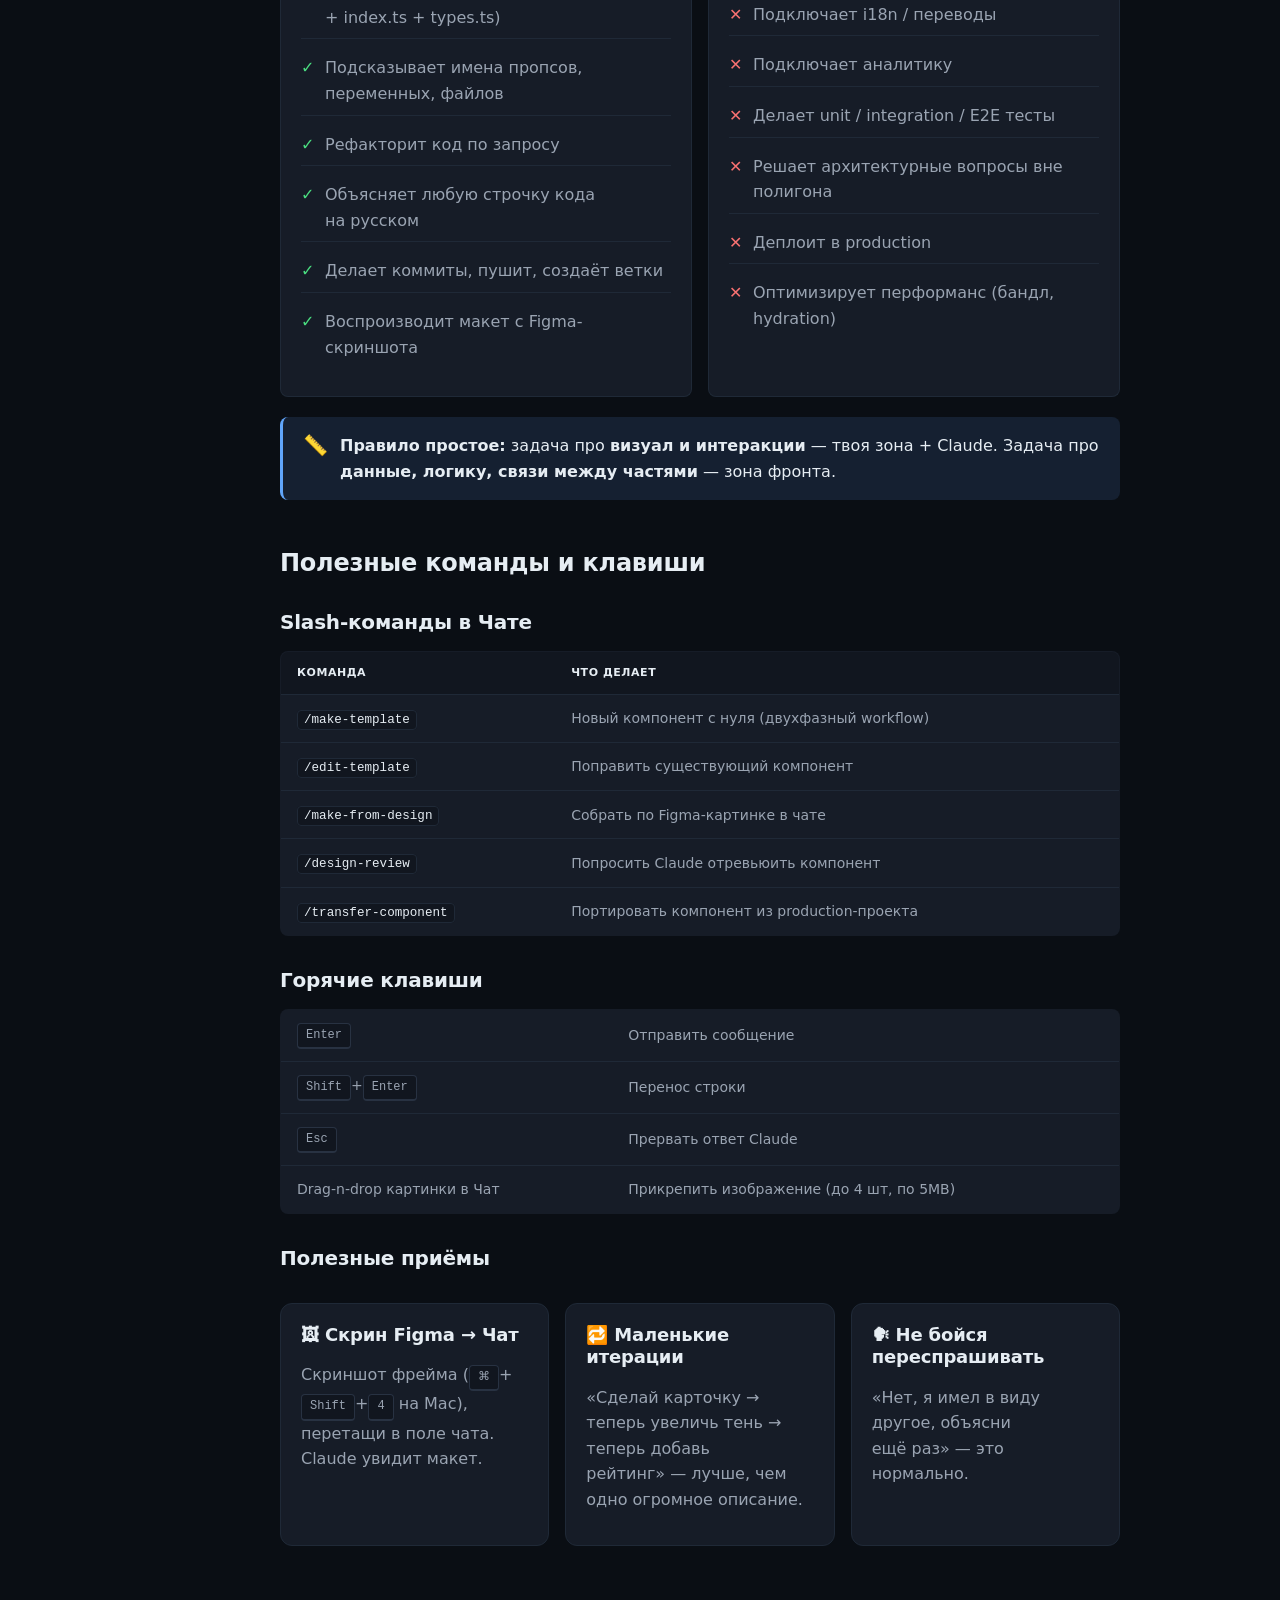
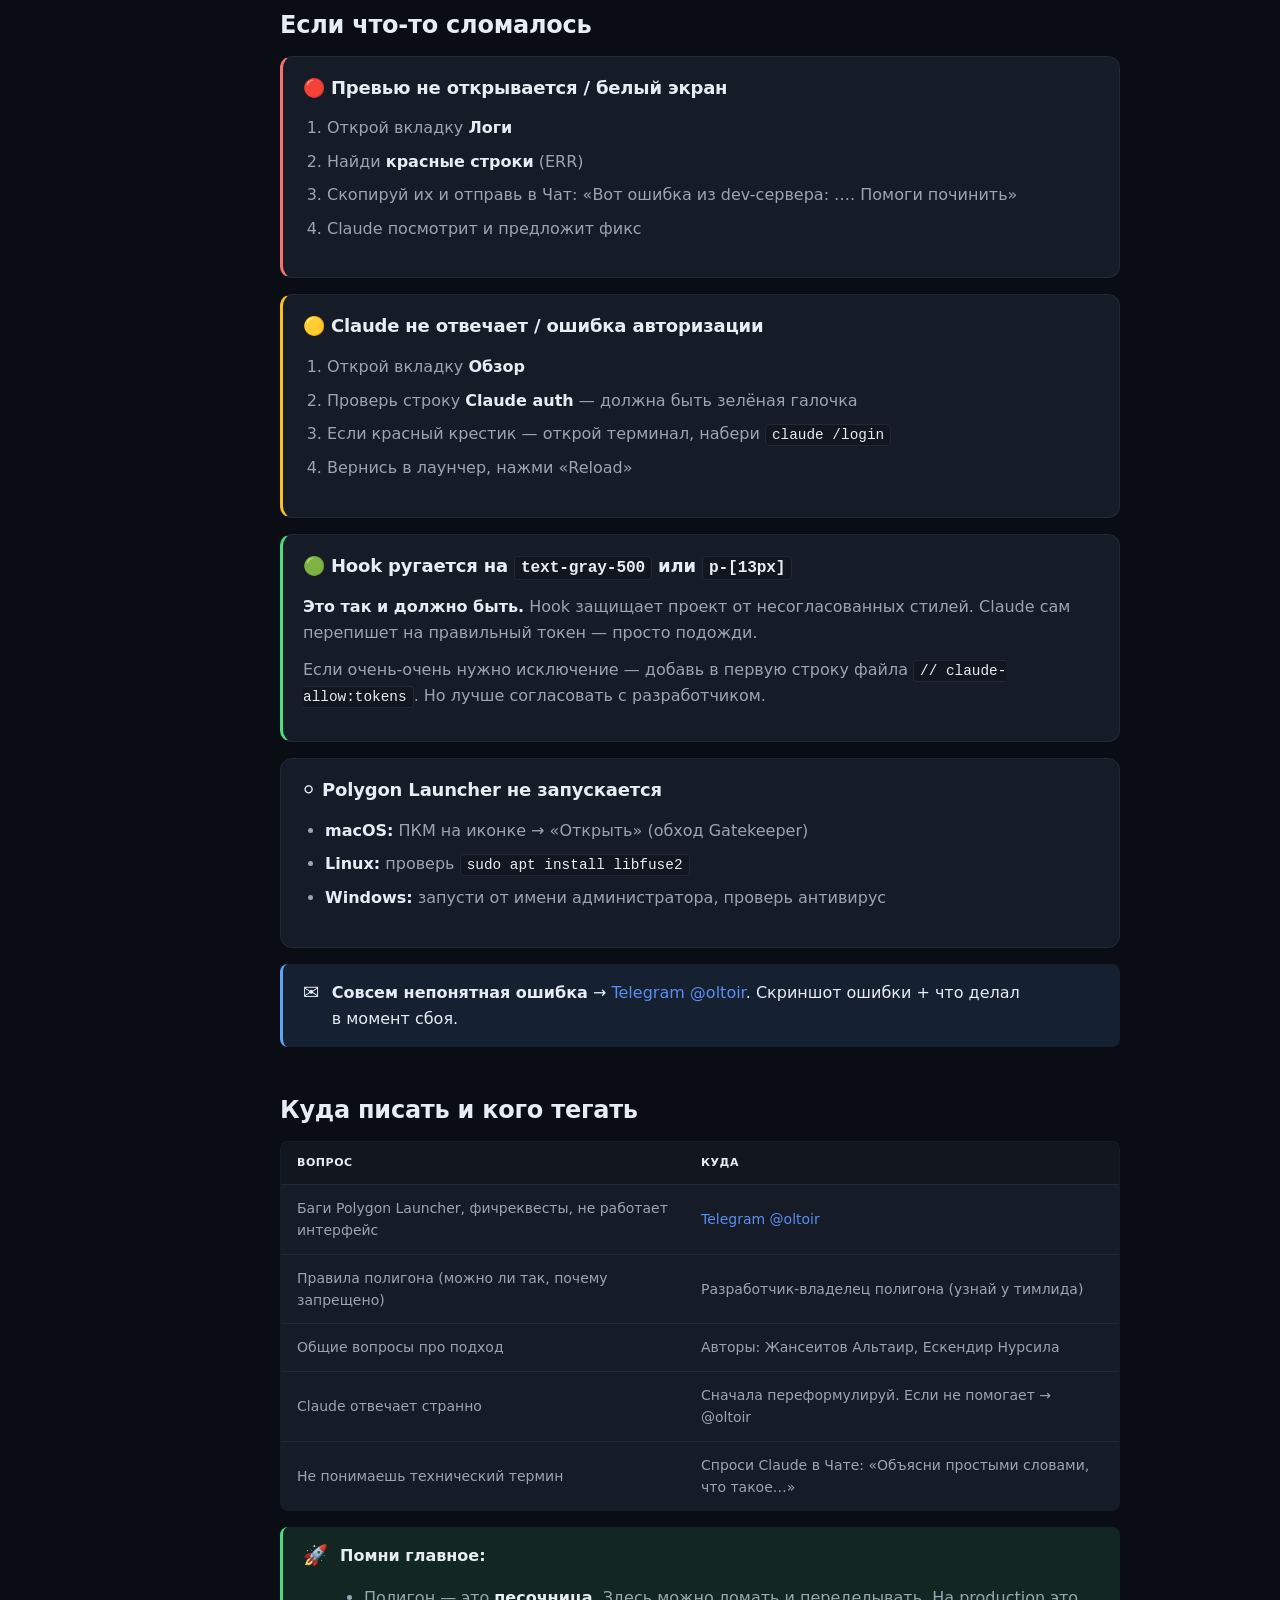
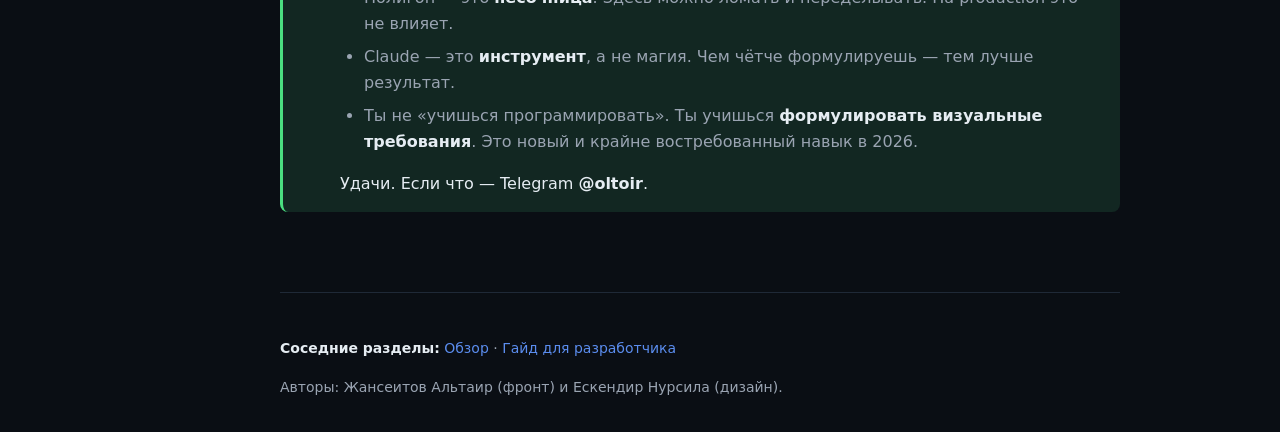
<file: designers.html>
<!DOCTYPE html>
<html lang="ru" data-theme="dark">
<head>
<meta charset="UTF-8">
<meta name="viewport" content="width=device-width, initial-scale=1.0">
<title>Гайд для дизайнеров — Polygon Docs</title>
<meta name="description" content="Пошаговая инструкция: установить инструменты, открыть полигон в лаунчере, собрать первый компонент через Claude.">
<link rel="stylesheet" href="./assets/styles.css">
</head>
<body>

<div class="shell">

  <!-- ============ SIDEBAR ============ -->
  <aside class="sidebar">
    <a href="./index.html" class="brand">
      <span class="brand-mark">P</span>
      <span>Polygon Docs</span>
    </a>

    <div class="nav-section-title">Разделы</div>
    <nav class="nav">
      <a href="./index.html"><span>🌐</span> Обзор</a>
      <a href="./designers.html" class="active"><span>🎨</span> Гайд для дизайнера</a>
      <a href="./developers.html"><span>⚙️</span> Гайд для разработчика</a>
    </nav>

    <div class="nav-section-title">На этой странице</div>
    <nav class="toc">
      <a href="#promise">Что ты получишь</a>
      <a href="#why">Зачем дизайнеру код</a>
      <a href="#install">Установка инструментов</a>
      <a href="#launcher">Первый запуск лаунчера</a>
      <a href="#first-component">Первый компонент</a>
      <a href="#checklist">Чек-лист перед ревью</a>
      <a href="#ai-scope">Что делает ИИ</a>
      <a href="#shortcuts">Команды и&nbsp;клавиши</a>
      <a href="#troubleshoot">Если сломалось</a>
      <a href="#contact">Контакты</a>
    </nav>

    <div class="nav-section-title">Контакт</div>
    <nav class="nav">
      <a href="https://t.me/oltoir" target="_blank" rel="noopener">
        <span>✈️</span> Telegram @oltoir
      </a>
    </nav>
  </aside>

  <!-- ============ CONTENT ============ -->
  <main class="content">

    <section class="hero">
      <span class="badge">🎨 Для дизайнеров</span>
      <h1>Работаем&nbsp;в Polygon&nbsp;Launcher</h1>
      <p class="hero-lead">
        Установить инструменты, открыть полигон в&nbsp;лаунчере, собрать первый компонент
        через&nbsp;Claude и&nbsp;передать разработчику. <strong>Базовые навыки терминала не&nbsp;нужны.</strong>
      </p>
    </section>

    <!-- ============ PROMISE ============ -->
    <section id="promise">
      <h2>Что ты получишь после этой инструкции</h2>
      <div class="grid grid--2">
        <div class="card card--accent">
          <h4>🛠 Установленные инструменты</h4>
          <p>Claude Code и&nbsp;Polygon Launcher на&nbsp;твоей машине. Один раз&nbsp;— и&nbsp;забыл.</p>
        </div>
        <div class="card card--accent">
          <h4>🖥 Графический интерфейс</h4>
          <p>Терминал не&nbsp;нужен. Всё в&nbsp;одном окне: чат, превью, git, dev-сервер.</p>
        </div>
        <div class="card card--accent">
          <h4>⏱ Скорость 30–60 минут</h4>
          <p>Собрать продакшн-готовый widget и&nbsp;передать разработчику.</p>
        </div>
        <div class="card card--accent">
          <h4>📏 Понимание границ</h4>
          <p>Что ИИ делает за&nbsp;тебя, а&nbsp;что остаётся работой фронта.</p>
        </div>
      </div>

      <div class="callout callout--info">
        <span class="callout-icon">📘</span>
        <div class="callout-body">
          <p>Если ты&nbsp;раньше не&nbsp;открывал терминал&nbsp;— ничего страшного. Шаги ниже
          расписаны так, что нужно <strong>только копировать команды и&nbsp;нажимать Enter</strong>.</p>
        </div>
      </div>
    </section>

    <!-- ============ WHY ============ -->
    <section id="why">
      <h2>Зачем дизайнеру писать код в&nbsp;2026</h2>
      <p>
        Раньше дизайнер делал макет в&nbsp;Figma, фронт переписывал его в&nbsp;код.
        На&nbsp;карточку уходило 4–8&nbsp;часов плюс несколько раундов синхронизации.
      </p>
      <p>
        <strong>Сейчас всё иначе.</strong> Claude при правильно подготовленном контексте
        стабильно собирает верстку по&nbsp;правилам команды. Дизайн-полигон&nbsp;— это
        и&nbsp;есть подготовленный контекст.
      </p>

      <h3>Что это значит для&nbsp;тебя</h3>
      <div class="grid grid--2">
        <div class="card">
          <h4>💬 Диалог на&nbsp;русском</h4>
          <p>Продакшн-готовый код через разговор. Никакого «учить программирование»&nbsp;—
          нужно только чётко описывать визуальные требования.</p>
        </div>
        <div class="card">
          <h4>👁 Живое превью</h4>
          <p>Видишь результат в&nbsp;браузере и&nbsp;итерируешь. Без ожидания фронта.</p>
        </div>
        <div class="card">
          <h4>🔄 Один артефакт</h4>
          <p>Перестаёшь синхронизировать Figma и&nbsp;код. Артефакт один.</p>
        </div>
        <div class="card">
          <h4>⚡ Разгрузка фронта</h4>
          <p>Фронт занимается логикой и&nbsp;перформансом. Каждый делает то, в&nbsp;чём силён.</p>
        </div>
      </div>

      <div class="callout callout--success">
        <span class="callout-icon">💪</span>
        <div class="callout-body">
          <p>Это не&nbsp;«дизайнер заменяет фронта». Это новый формат работы, в&nbsp;котором
          <strong>каждый занимается своей сильной стороной</strong>: ты&nbsp;— визуальной частью,
          фронт&nbsp;— инженерной.</p>
        </div>
      </div>
    </section>

    <!-- ============ INSTALL ============ -->
    <section id="install">
      <h2>Что нужно установить (один&nbsp;раз, ~30&nbsp;минут)</h2>

      <div class="steps">
        <!-- 1 NODE -->
        <div class="step">
          <div class="step-num">1</div>
          <h3>Node.js (через nvm)</h3>
          <p>Node&nbsp;— это среда, в&nbsp;которой запускаются современные веб-проекты.</p>

          <h4>macOS / Linux</h4>
          <p>Открой Terminal (на&nbsp;Mac: <kbd>⌘</kbd>+<kbd>Space</kbd> → «Terminal» → <kbd>Enter</kbd>):</p>
          <div class="code-block">
            <div class="code-block-header"><span>bash</span><span>установка nvm</span></div>
<pre><code>curl -o- https://raw.githubusercontent.com/nvm-sh/nvm/v0.39.7/install.sh | bash</code></pre>
          </div>
          <p><strong>Закрой Terminal и&nbsp;открой заново</strong> — иначе nvm не&nbsp;«подхватится».</p>
          <div class="code-block">
            <div class="code-block-header"><span>bash</span><span>установка Node LTS</span></div>
<pre><code>nvm install --lts
nvm use --lts
node -v</code></pre>
          </div>
          <p>Должен показать что-то вроде <code>v22.12.0</code>.</p>

          <h4>Windows</h4>
          <ol>
            <li>Зайди на&nbsp;<a href="https://nodejs.org/" target="_blank" rel="noopener">nodejs.org</a></li>
            <li>Скачай LTS-версию (зелёная плашка «Recommended for Most Users»)</li>
            <li>Запусти установщик, нажимай Next до&nbsp;конца</li>
            <li>В&nbsp;PowerShell проверь: <code>node -v</code></li>
          </ol>
        </div>

        <!-- 2 GIT -->
        <div class="step">
          <div class="step-num">2</div>
          <h3>Git</h3>
          <p>Git нужен для&nbsp;версионирования&nbsp;— это «история изменений» проекта.</p>

          <table>
            <tr>
              <th>OS</th><th>Команда</th>
            </tr>
            <tr>
              <td>macOS</td>
              <td><code>xcode-select --install</code></td>
            </tr>
            <tr>
              <td>Ubuntu&nbsp;/&nbsp;Debian</td>
              <td><code>sudo apt update && sudo apt install -y git</code></td>
            </tr>
            <tr>
              <td>Windows</td>
              <td><a href="https://git-scm.com/download/win" target="_blank" rel="noopener">git-scm.com/download/win</a> → установщик с&nbsp;настройками по&nbsp;умолчанию</td>
            </tr>
          </table>

          <p>Один раз настрой автора коммитов:</p>
          <div class="code-block">
            <div class="code-block-header"><span>bash</span><span>git config</span></div>
<pre><code>git config --global user.name "Имя Фамилия"
git config --global user.email "your.email@aviata.me"</code></pre>
          </div>
        </div>

        <!-- 3 CLAUDE -->
        <div class="step">
          <div class="step-num">3</div>
          <h3>Claude Code CLI</h3>
          <p>Это сам Claude. Лаунчер использует его «под&nbsp;капотом», но&nbsp;для&nbsp;первичной
          авторизации нужно запустить вручную один раз.</p>

          <div class="code-block">
            <div class="code-block-header"><span>bash</span><span>установка Claude Code</span></div>
<pre><code>npm install -g @anthropic-ai/claude-code
claude --version</code></pre>
          </div>

          <p>Авторизация:</p>
          <div class="code-block">
            <div class="code-block-header"><span>bash</span><span>авторизация</span></div>
<pre><code>claude
# в открывшемся интерфейсе набери:
/login</code></pre>
          </div>

          <p>Откроется браузер с&nbsp;окном входа Anthropic&nbsp;— войди по&nbsp;рабочей Max-подписке.
          После входа выйди из&nbsp;Claude (<kbd>Ctrl</kbd>+<kbd>C</kbd> дважды).</p>
        </div>

        <!-- 4 LAUNCHER -->
        <div class="step">
          <div class="step-num">4</div>
          <h3>Polygon Launcher</h3>
          <p>Главный инструмент. Скачай последний релиз:</p>
          <p><a class="btn btn--primary" href="https://github.com/oltoir/polygon-launcher/releases/latest" target="_blank" rel="noopener">↓ Скачать с&nbsp;GitHub Releases</a></p>

          <table>
            <tr><th>OS</th><th>Файл</th><th>Первый запуск</th></tr>
            <tr>
              <td>macOS (Apple Silicon)</td>
              <td><code>*-arm64.dmg</code></td>
              <td>Перетянуть в&nbsp;Applications → ПКМ → «Открыть» (обход Gatekeeper)</td>
            </tr>
            <tr>
              <td>macOS (Intel)</td>
              <td><code>*-x64.dmg</code></td>
              <td>То&nbsp;же</td>
            </tr>
            <tr>
              <td>Linux</td>
              <td><code>*.AppImage</code></td>
              <td><code>chmod +x</code> + двойной клик. Ubuntu&nbsp;22.04+: <code>sudo apt install libfuse2</code></td>
            </tr>
            <tr>
              <td>Windows</td>
              <td><code>*.exe</code></td>
              <td>NSIS-инсталлятор, следуй мастеру</td>
            </tr>
          </table>
        </div>

        <!-- 5 CLONE -->
        <div class="step">
          <div class="step-num">5</div>
          <h3>Клонировать полигон</h3>
          <p>Получи у&nbsp;разработчика URL репозитория. Затем в&nbsp;терминале:</p>
          <div class="code-block">
            <div class="code-block-header"><span>bash</span><span>клонирование</span></div>
<pre><code>mkdir -p ~/Desktop/polygons
cd ~/Desktop/polygons
git clone https://github.com/aviata/booking-design-polygon.git</code></pre>
          </div>
          <p>Через минуту папка <code>~/Desktop/polygons/booking-design-polygon/</code> появится
          на&nbsp;компьютере. Запомни этот путь&nbsp;— нужен на&nbsp;следующем шаге.</p>
        </div>
      </div>
    </section>

    <!-- ============ LAUNCHER UI ============ -->
    <section id="launcher">
      <h2>Первый запуск Polygon Launcher</h2>
      <p>Открой Polygon Launcher. Первое окно встретит тебя списком полигонов слева.</p>

      <h3>Главное окно</h3>
      <img class="screenshot" src="./assets/screenshots/01-main-window.png" alt="Главное окно Polygon Launcher">
      <p class="caption">Главное окно: Sidebar слева, Preview по&nbsp;центру, Чат/Git/Обзор/Логи справа</p>

      <h3>Три зоны лаунчера</h3>
      <div class="grid grid--3">
        <div class="card">
          <h4>📋 Sidebar (слева)</h4>
          <p>Список полигонов, кнопки «Add Polygon» и&nbsp;«Reload». Иконки рядом показывают
          статус окружения: зелёная&nbsp;— ок, жёлтая&nbsp;— warning, красная&nbsp;— ошибка.</p>
        </div>
        <div class="card">
          <h4>🖥 Preview (центр)</h4>
          <p>Браузер с&nbsp;dev-сервером. Сверху&nbsp;— переключатели устройств:
          Mobile / Tablet / Desktop / Fluid (22&nbsp;пресета девайсов).</p>
        </div>
        <div class="card">
          <h4>💬 Правая панель</h4>
          <p>Четыре вкладки: <strong>Чат</strong> (с&nbsp;Claude),
          <strong>Git</strong> (ветки, коммиты), <strong>Логи</strong> (dev-сервер),
          <strong>Обзор</strong> (статус окружения).</p>
        </div>
      </div>

      <h3>Что видно на&nbsp;скриншоте</h3>
      <ul>
        <li><strong>Slabar — Sidebar.</strong> Два зарегистрированных полигона: «Aviax Design Polygon» (npm, Node&nbsp;18.18.2) и «Freedom Miniapp Design Polygon» (pnpm, Node&nbsp;≥22). Зелёные индикаторы «Готов к&nbsp;запуску».</li>
        <li><strong>Центр.</strong> Открыт Aviax. Видна строка «Vue&nbsp;2.7 / npm&nbsp;— конкурс продакшн-стек Aviata», кнопка <strong>Запустить</strong> (синяя, справа сверху), переключатели <strong>Mobile (375) / Tablet (768) / Desktop (1280) / Fluid</strong>.</li>
        <li><strong>Подсказка в&nbsp;центре.</strong> «Полигон не&nbsp;запущен. Нажми Запустить сверху»&nbsp;— это состояние до&nbsp;первого запуска dev-сервера.</li>
        <li><strong>Чат справа.</strong> Открыт по&nbsp;умолчанию. Видна подсказка: «Перетащи скриншот в&nbsp;окно или начни вводом. Все плагины, .claude/-настройки и&nbsp;слэш-команды подгружаются автоматически.»</li>
        <li><strong>Statusbar внизу.</strong> Слева&nbsp;— селектор модели «auto». Справа&nbsp;— индикатор «Backend OK» и&nbsp;иконка уведомлений.</li>
      </ul>

      <h3>Выбор модели и&nbsp;effort</h3>
      <p>Внизу окна&nbsp;— статусбар с&nbsp;текущей моделью и&nbsp;уровнем effort.</p>
      <table>
        <thead>
          <tr><th>Модель</th><th>Когда использовать</th><th>Скорость / стоимость</th></tr>
        </thead>
        <tbody>
          <tr>
            <td><strong>Sonnet 4.6</strong></td>
            <td>Основная рабочая лошадка. 95% задач.</td>
            <td><span class="badge badge--success">баланс</span></td>
          </tr>
          <tr>
            <td><strong>Opus 4.7</strong></td>
            <td>Сложные компоненты, нестандартные решения.</td>
            <td><span class="badge badge--warning">дороже, медленнее</span></td>
          </tr>
          <tr>
            <td><strong>Haiku 4.5</strong></td>
            <td>Мелкие правки (цвет, отступ, переименовать).</td>
            <td><span class="badge badge--success">быстро, дёшево</span></td>
          </tr>
        </tbody>
      </table>

      <p><strong>Effort</strong> — насколько глубоко Claude «думает»:</p>
      <div class="grid grid--3">
        <div class="card">
          <strong>low / medium</strong>
          <p style="margin-top: 4px;">Для типовых задач. <strong>Дефолт.</strong></p>
        </div>
        <div class="card">
          <strong>high / xhigh</strong>
          <p style="margin-top: 4px;">Когда нужно подумать дольше (сложная архитектура).</p>
        </div>
        <div class="card">
          <strong>max</strong>
          <p style="margin-top: 4px;">Экстремальные случаи. Долго и&nbsp;дорого.</p>
        </div>
      </div>

      <div class="callout callout--info">
        <span class="callout-icon">💡</span>
        <div class="callout-body">
          <p><strong>Дефолт Sonnet 4.6 + medium</strong> покрывает почти всё. Переключайся
          на&nbsp;другое только если есть конкретная причина.</p>
        </div>
      </div>
    </section>

    <!-- ============ FIRST COMPONENT ============ -->
    <section id="first-component">
      <h2>Первый компонент за&nbsp;30&nbsp;минут</h2>
      <p>Сценарий&nbsp;— <strong>booking-app</strong>, нужна карточка отеля для&nbsp;списка
      результатов поиска.</p>

      <div class="steps">
        <div class="step">
          <div class="step-num">1</div>
          <h3>Создать ветку</h3>
          <p>Открой Git-панель. Нажми <strong>Create New Branch</strong>. Введи имя:
          <code>feature/hotel-card</code>. Нажми Create.</p>
        </div>

        <div class="step">
          <div class="step-num">2</div>
          <h3>Запустить slash-команду</h3>
          <p>Открой Чат. Набери <kbd>/</kbd> &mdash; появится список команд. Выбери
          <code>/make-template</code>.</p>
        </div>

        <div class="step">
          <div class="step-num">3</div>
          <h3>Фаза 1 — уточнение</h3>
          <p>Claude задаст вопросы (по&nbsp;очереди или списком). Отвечай развёрнуто:</p>
          <div class="card">
            <p><strong>Вопрос:</strong> Что за&nbsp;компонент?<br>
            <strong>Ответ:</strong> Карточка отеля для&nbsp;списка результатов поиска.</p>
            <p><strong>Вопрос:</strong> Где он&nbsp;будет жить (FSD-слой и&nbsp;путь)?<br>
            <strong>Ответ:</strong> widget, путь <code>src/widgets/hotel-card/</code>.</p>
            <p><strong>Вопрос:</strong> Какие данные показывает?<br>
            <strong>Ответ:</strong></p>
            <ul>
              <li><code>imageUrl: string</code> — главное фото</li>
              <li><code>name: string</code> — название отеля</li>
              <li><code>stars: number</code> — звёзды (1–5)</li>
              <li><code>rating: number</code> — рейтинг (0.0–10.0)</li>
              <li><code>reviewsCount: number</code> — отзывов</li>
              <li><code>pricePerNight: number</code> — цена в&nbsp;тенге</li>
              <li><code>city: string</code> — город</li>
            </ul>
            <p><strong>Вопрос:</strong> Состояния?<br>
            <strong>Ответ:</strong> Default, hover (приподнимается, тень мягче), focus (синяя обводка),
            selected (синий фон, белый текст).</p>
            <p><strong>Вопрос:</strong> Адаптивность?<br>
            <strong>Ответ:</strong> Mobile + Desktop. На&nbsp;мобиле&nbsp;— фото сверху;
            на&nbsp;десктопе&nbsp;— фото слева.</p>
          </div>
          <p>После всех ответов Claude выдаст <strong>summary</strong>. Если всё верно — отвечай:
          <em>«да, делай»</em>. Если правки — <em>«всё ок, но&nbsp;добавь ещё&nbsp;…»</em>.</p>
        </div>

        <div class="step">
          <div class="step-num">4</div>
          <h3>Фаза 2 — реализация</h3>
          <p>Появятся permission-диалоги. Нажимай <strong>Always</strong> для&nbsp;операций
          создания файлов, <strong>Allow once</strong> для&nbsp;bash-команд.</p>
          <p>Через 1–3&nbsp;минуты появятся файлы:</p>
          <div class="tree">
<span class="dir">src/widgets/hotel-card/</span>
├── <span class="file">HotelCard.tsx</span>
├── <span class="file">types.ts</span>
└── <span class="file">index.ts</span></div>
        </div>

        <div class="step">
          <div class="step-num">5</div>
          <h3>Смотри в Preview, итерируй</h3>
          <p>Переключи устройство в&nbsp;Preview: посмотри на&nbsp;iPhone, потом на&nbsp;Desktop.</p>
          <p>Пиши обычные правки в&nbsp;чат:</p>
          <ul>
            <li>«Увеличь padding снизу до&nbsp;16px»</li>
            <li>«Сделай тень мягче»</li>
            <li>«Цена должна быть жирнее и&nbsp;крупнее»</li>
            <li>«На&nbsp;мобиле название отеля обрезается&nbsp;— добавь truncate в&nbsp;2&nbsp;строки»</li>
          </ul>
          <div class="callout callout--success">
            <span class="callout-icon">🛡</span>
            <div class="callout-body">
              <p>Если Claude использовал запрещённый цвет (например <code>text-gray-500</code>) или
              произвольный spacing (<code>p-[13px]</code>) — сработает hook, операция блокируется,
              Claude сам переиграет с&nbsp;правильным токеном. Тебе ничего делать не&nbsp;нужно.</p>
            </div>
          </div>
        </div>

        <div class="step">
          <div class="step-num">6</div>
          <h3>Commit + Push</h3>
          <p>Когда устраивает — открой Git-панель:</p>
          <ul>
            <li>В&nbsp;Status — все изменённые файлы.</li>
            <li>В&nbsp;поле <strong>Commit message</strong>:
            <code>feat: add HotelCard widget</code>.</li>
            <li>Нажми <strong>Commit</strong>, потом <strong>Push</strong>.</li>
          </ul>
        </div>

        <div class="step">
          <div class="step-num">7</div>
          <h3>Open Pull Request</h3>
          <p>В&nbsp;GitHub-интерфейсе → New Pull Request. В&nbsp;описании:</p>
          <div class="code-block">
            <div class="code-block-header"><span>md</span><span>описание PR</span></div>
<pre><code>## Что сделано
Новый виджет HotelCard — карточка отеля для списка результатов поиска.

## Скриншоты
- Mobile (iPhone 15): [перетяни скриншот Preview]
- Desktop: [перетяни скриншот Preview]

## Ветка
feature/hotel-card</code></pre>
          </div>
          <p>Назначь reviewer'ом разработчика проекта (узнай у&nbsp;тимлида).</p>
        </div>
      </div>
    </section>

    <!-- ============ CHECKLIST ============ -->
    <section id="checklist">
      <h2>Чек-лист перед запросом ревью</h2>
      <p>Прежде чем нажать «Request Review» в&nbsp;PR&nbsp;— пройдись по&nbsp;списку:</p>

      <div class="card">
        <ul class="checklist">
          <li>Компонент выглядит как на&nbsp;Figma-макете (или есть согласованное отклонение)</li>
          <li>Превью открывается без&nbsp;ошибок (нет белого экрана)</li>
          <li>Logs-панель не&nbsp;показывает красных строк</li>
          <li>Все интерактивные состояния проверены: <strong>hover</strong>, <strong>focus</strong>,
          <strong>disabled</strong>, <strong>loading</strong></li>
          <li>Адаптивность: переключи Mobile / Tablet / Desktop&nbsp;— нигде не&nbsp;«уезжает»
          за&nbsp;края, текст не&nbsp;обрезается</li>
          <li>Закоммитил с&nbsp;осмысленным сообщением
          (не&nbsp;<code>update</code>, а&nbsp;<code>feat: add HotelCard widget</code>)</li>
          <li>Запушил в&nbsp;feature-ветку, <strong>не&nbsp;в&nbsp;main</strong>!</li>
          <li>Открыл PR с&nbsp;описанием и&nbsp;приложенными скриншотами (Mobile + Desktop)</li>
        </ul>
      </div>

      <p>Если все галочки — нажимай Request Review. Разработчик пройдётся со&nbsp;своим
      (более длинным) чек-листом и&nbsp;подскажет, если что-то не&nbsp;так.</p>
    </section>

    <!-- ============ AI SCOPE ============ -->
    <section id="ai-scope">
      <h2>Что ИИ делает за&nbsp;тебя, а&nbsp;что — нет</h2>

      <div class="compare">
        <div class="compare-col compare-col--yes">
          <h4>✓ Claude делает</h4>
          <ul class="compare-list">
            <li>Пишет JSX / Vue-разметку по&nbsp;описанию или скриншоту</li>
            <li>Подбирает токены из&nbsp;палитры проекта</li>
            <li>Расставляет отступы по&nbsp;4px-grid</li>
            <li>Создаёт структуру файлов (компонент + index.ts + types.ts)</li>
            <li>Подсказывает имена пропсов, переменных, файлов</li>
            <li>Рефакторит код по&nbsp;запросу</li>
            <li>Объясняет любую строчку кода на&nbsp;русском</li>
            <li>Делает коммиты, пушит, создаёт ветки</li>
            <li>Воспроизводит макет с&nbsp;Figma-скриншота</li>
          </ul>
        </div>
        <div class="compare-col compare-col--no">
          <h4>✕ Claude НЕ делает (работа фронта)</h4>
          <ul class="compare-list">
            <li>Подключает API и&nbsp;реальные данные</li>
            <li>Подключает store (Pinia / Zustand / Redux)</li>
            <li>Подключает router и&nbsp;навигацию</li>
            <li>Подключает i18n / переводы</li>
            <li>Подключает аналитику</li>
            <li>Делает unit / integration / E2E тесты</li>
            <li>Решает архитектурные вопросы вне полигона</li>
            <li>Деплоит в&nbsp;production</li>
            <li>Оптимизирует перформанс (бандл, hydration)</li>
          </ul>
        </div>
      </div>

      <div class="callout callout--info">
        <span class="callout-icon">📏</span>
        <div class="callout-body">
          <p><strong>Правило простое:</strong> задача про <strong>визуал и&nbsp;интеракции</strong> &mdash;
          твоя зона + Claude. Задача про <strong>данные, логику, связи между частями</strong> &mdash;
          зона фронта.</p>
        </div>
      </div>
    </section>

    <!-- ============ SHORTCUTS ============ -->
    <section id="shortcuts">
      <h2>Полезные команды и&nbsp;клавиши</h2>

      <h3>Slash-команды в&nbsp;Чате</h3>
      <table>
        <thead>
          <tr><th>Команда</th><th>Что делает</th></tr>
        </thead>
        <tbody>
          <tr><td><code>/make-template</code></td><td>Новый компонент с&nbsp;нуля (двухфазный workflow)</td></tr>
          <tr><td><code>/edit-template</code></td><td>Поправить существующий компонент</td></tr>
          <tr><td><code>/make-from-design</code></td><td>Собрать по&nbsp;Figma-картинке в&nbsp;чате</td></tr>
          <tr><td><code>/design-review</code></td><td>Попросить Claude отревьюить компонент</td></tr>
          <tr><td><code>/transfer-component</code></td><td>Портировать компонент из&nbsp;production-проекта</td></tr>
        </tbody>
      </table>

      <h3>Горячие клавиши</h3>
      <table>
        <tr><td><kbd>Enter</kbd></td><td>Отправить сообщение</td></tr>
        <tr><td><kbd>Shift</kbd>+<kbd>Enter</kbd></td><td>Перенос строки</td></tr>
        <tr><td><kbd>Esc</kbd></td><td>Прервать ответ Claude</td></tr>
        <tr><td>Drag-n-drop картинки в Чат</td><td>Прикрепить изображение (до&nbsp;4&nbsp;шт, по&nbsp;5MB)</td></tr>
      </table>

      <h3>Полезные приёмы</h3>
      <div class="grid grid--3">
        <div class="card">
          <h4>🖼 Скрин Figma → Чат</h4>
          <p>Скриншот фрейма (<kbd>⌘</kbd>+<kbd>Shift</kbd>+<kbd>4</kbd> на Mac),
          перетащи в&nbsp;поле чата. Claude увидит макет.</p>
        </div>
        <div class="card">
          <h4>🔁 Маленькие итерации</h4>
          <p>«Сделай карточку → теперь увеличь тень → теперь добавь рейтинг»&nbsp;—
          лучше, чем одно огромное описание.</p>
        </div>
        <div class="card">
          <h4>🗣 Не бойся переспрашивать</h4>
          <p>«Нет, я&nbsp;имел в&nbsp;виду другое, объясни ещё&nbsp;раз»&nbsp;— это нормально.</p>
        </div>
      </div>
    </section>

    <!-- ============ TROUBLESHOOT ============ -->
    <section id="troubleshoot">
      <h2>Если что-то сломалось</h2>

      <div class="card card--danger">
        <h4>🔴 Превью не&nbsp;открывается / белый экран</h4>
        <ol>
          <li>Открой вкладку <strong>Логи</strong></li>
          <li>Найди <strong>красные строки</strong> (ERR)</li>
          <li>Скопируй их и&nbsp;отправь в&nbsp;Чат: «Вот ошибка из&nbsp;dev-сервера: …. Помоги починить»</li>
          <li>Claude посмотрит и&nbsp;предложит фикс</li>
        </ol>
      </div>

      <div class="card card--warning">
        <h4>🟡 Claude не&nbsp;отвечает / ошибка авторизации</h4>
        <ol>
          <li>Открой вкладку <strong>Обзор</strong></li>
          <li>Проверь строку <strong>Claude auth</strong>&nbsp;— должна быть зелёная галочка</li>
          <li>Если красный крестик&nbsp;— открой терминал, набери <code>claude /login</code></li>
          <li>Вернись в&nbsp;лаунчер, нажми «Reload»</li>
        </ol>
      </div>

      <div class="card card--success">
        <h4>🟢 Hook ругается на <code>text-gray-500</code> или <code>p-[13px]</code></h4>
        <p><strong>Это так и&nbsp;должно быть.</strong> Hook защищает проект от&nbsp;несогласованных стилей.
        Claude сам перепишет на&nbsp;правильный токен — просто подожди.</p>
        <p>Если очень-очень нужно исключение — добавь в&nbsp;первую строку файла
        <code>// claude-allow:tokens</code>. Но&nbsp;лучше согласовать с&nbsp;разработчиком.</p>
      </div>

      <div class="card">
        <h4>⚪️ Polygon Launcher не&nbsp;запускается</h4>
        <ul>
          <li><strong>macOS:</strong> ПКМ на&nbsp;иконке → «Открыть» (обход Gatekeeper)</li>
          <li><strong>Linux:</strong> проверь <code>sudo apt install libfuse2</code></li>
          <li><strong>Windows:</strong> запусти от&nbsp;имени администратора, проверь антивирус</li>
        </ul>
      </div>

      <div class="callout callout--info">
        <span class="callout-icon">✉️</span>
        <div class="callout-body">
          <p><strong>Совсем непонятная ошибка</strong> →
          <a href="https://t.me/oltoir" target="_blank" rel="noopener">Telegram @oltoir</a>.
          Скриншот ошибки + что делал в&nbsp;момент сбоя.</p>
        </div>
      </div>
    </section>

    <!-- ============ CONTACT ============ -->
    <section id="contact">
      <h2>Куда писать и&nbsp;кого тегать</h2>
      <table>
        <thead>
          <tr><th>Вопрос</th><th>Куда</th></tr>
        </thead>
        <tbody>
          <tr>
            <td>Баги Polygon Launcher, фичреквесты, не&nbsp;работает интерфейс</td>
            <td><a href="https://t.me/oltoir" target="_blank" rel="noopener">Telegram @oltoir</a></td>
          </tr>
          <tr>
            <td>Правила полигона (можно&nbsp;ли так, почему запрещено)</td>
            <td>Разработчик-владелец полигона (узнай у&nbsp;тимлида)</td>
          </tr>
          <tr>
            <td>Общие вопросы про подход</td>
            <td>Авторы: Жансеитов Альтаир, Ескендир Нурсила</td>
          </tr>
          <tr>
            <td>Claude отвечает странно</td>
            <td>Сначала переформулируй. Если не&nbsp;помогает → @oltoir</td>
          </tr>
          <tr>
            <td>Не понимаешь технический термин</td>
            <td>Спроси Claude в&nbsp;Чате: «Объясни простыми словами, что такое…»</td>
          </tr>
        </tbody>
      </table>

      <div class="callout callout--success">
        <span class="callout-icon">🚀</span>
        <div class="callout-body">
          <p><strong>Помни главное:</strong></p>
          <ul>
            <li>Полигон — это <strong>песочница</strong>. Здесь можно ломать и&nbsp;переделывать.
            На&nbsp;production это не&nbsp;влияет.</li>
            <li>Claude — это <strong>инструмент</strong>, а&nbsp;не&nbsp;магия. Чем чётче формулируешь —
            тем лучше результат.</li>
            <li>Ты не&nbsp;«учишься программировать». Ты&nbsp;учишься <strong>формулировать визуальные
            требования</strong>. Это новый и&nbsp;крайне востребованный навык в&nbsp;2026.</li>
          </ul>
          <p>Удачи. Если что — Telegram <strong>@oltoir</strong>.</p>
        </div>
      </div>
    </section>

    <!-- ============ FOOTER ============ -->
    <footer class="footer">
      <p>
        <strong>Соседние разделы:</strong>
        <a href="./index.html">Обзор</a> ·
        <a href="./developers.html">Гайд для&nbsp;разработчика</a>
      </p>
      <p style="margin-top: 16px;">
        Авторы: Жансеитов Альтаир (фронт) и&nbsp;Ескендир Нурсила (дизайн).
      </p>
    </footer>

  </main>
</div>

<button class="theme-toggle" id="themeToggle" aria-label="Переключить тему">🌙</button>

<script>
  const root = document.documentElement;
  const toggle = document.getElementById('themeToggle');
  const saved = localStorage.getItem('polygon-docs-theme');
  if (saved) { root.setAttribute('data-theme', saved); toggle.textContent = saved === 'light' ? '☀️' : '🌙'; }
  toggle.addEventListener('click', () => {
    const next = root.getAttribute('data-theme') === 'light' ? 'dark' : 'light';
    root.setAttribute('data-theme', next);
    toggle.textContent = next === 'light' ? '☀️' : '🌙';
    localStorage.setItem('polygon-docs-theme', next);
  });
</script>

</body>
</html>
</file>
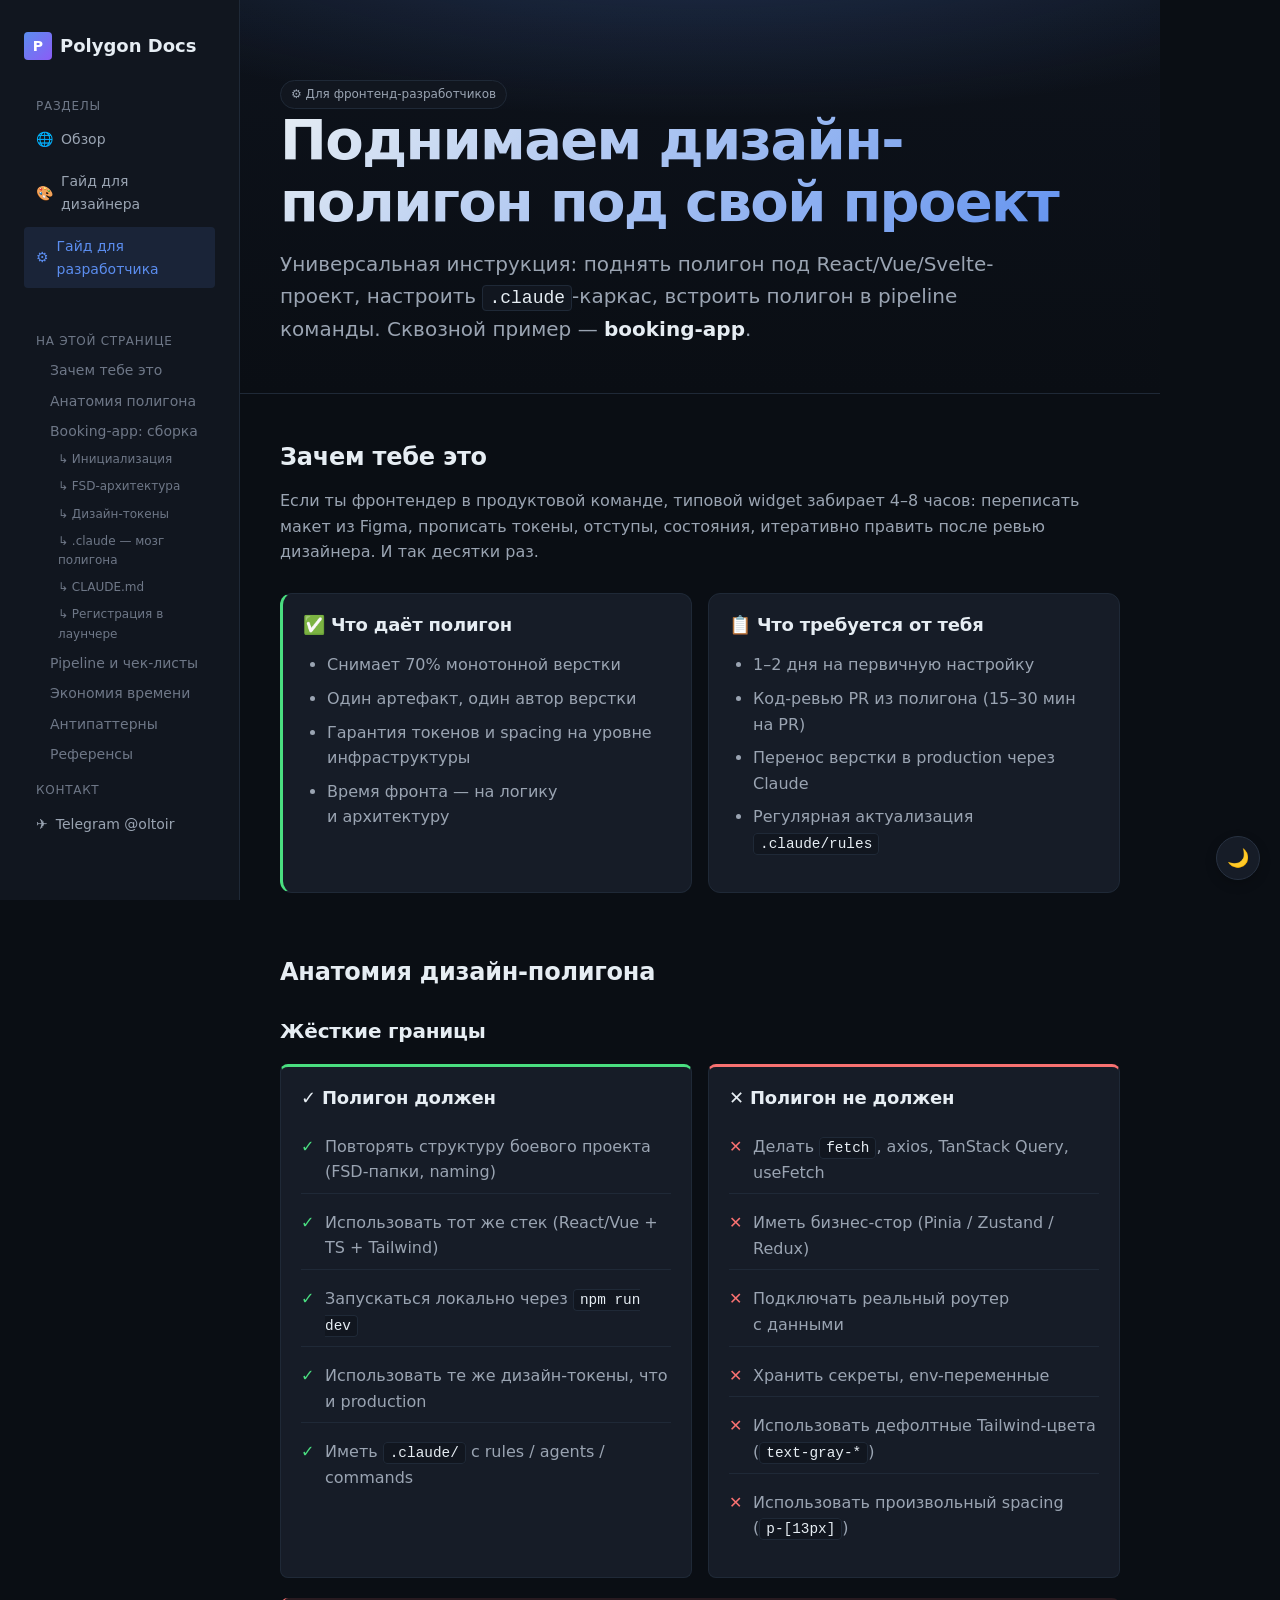
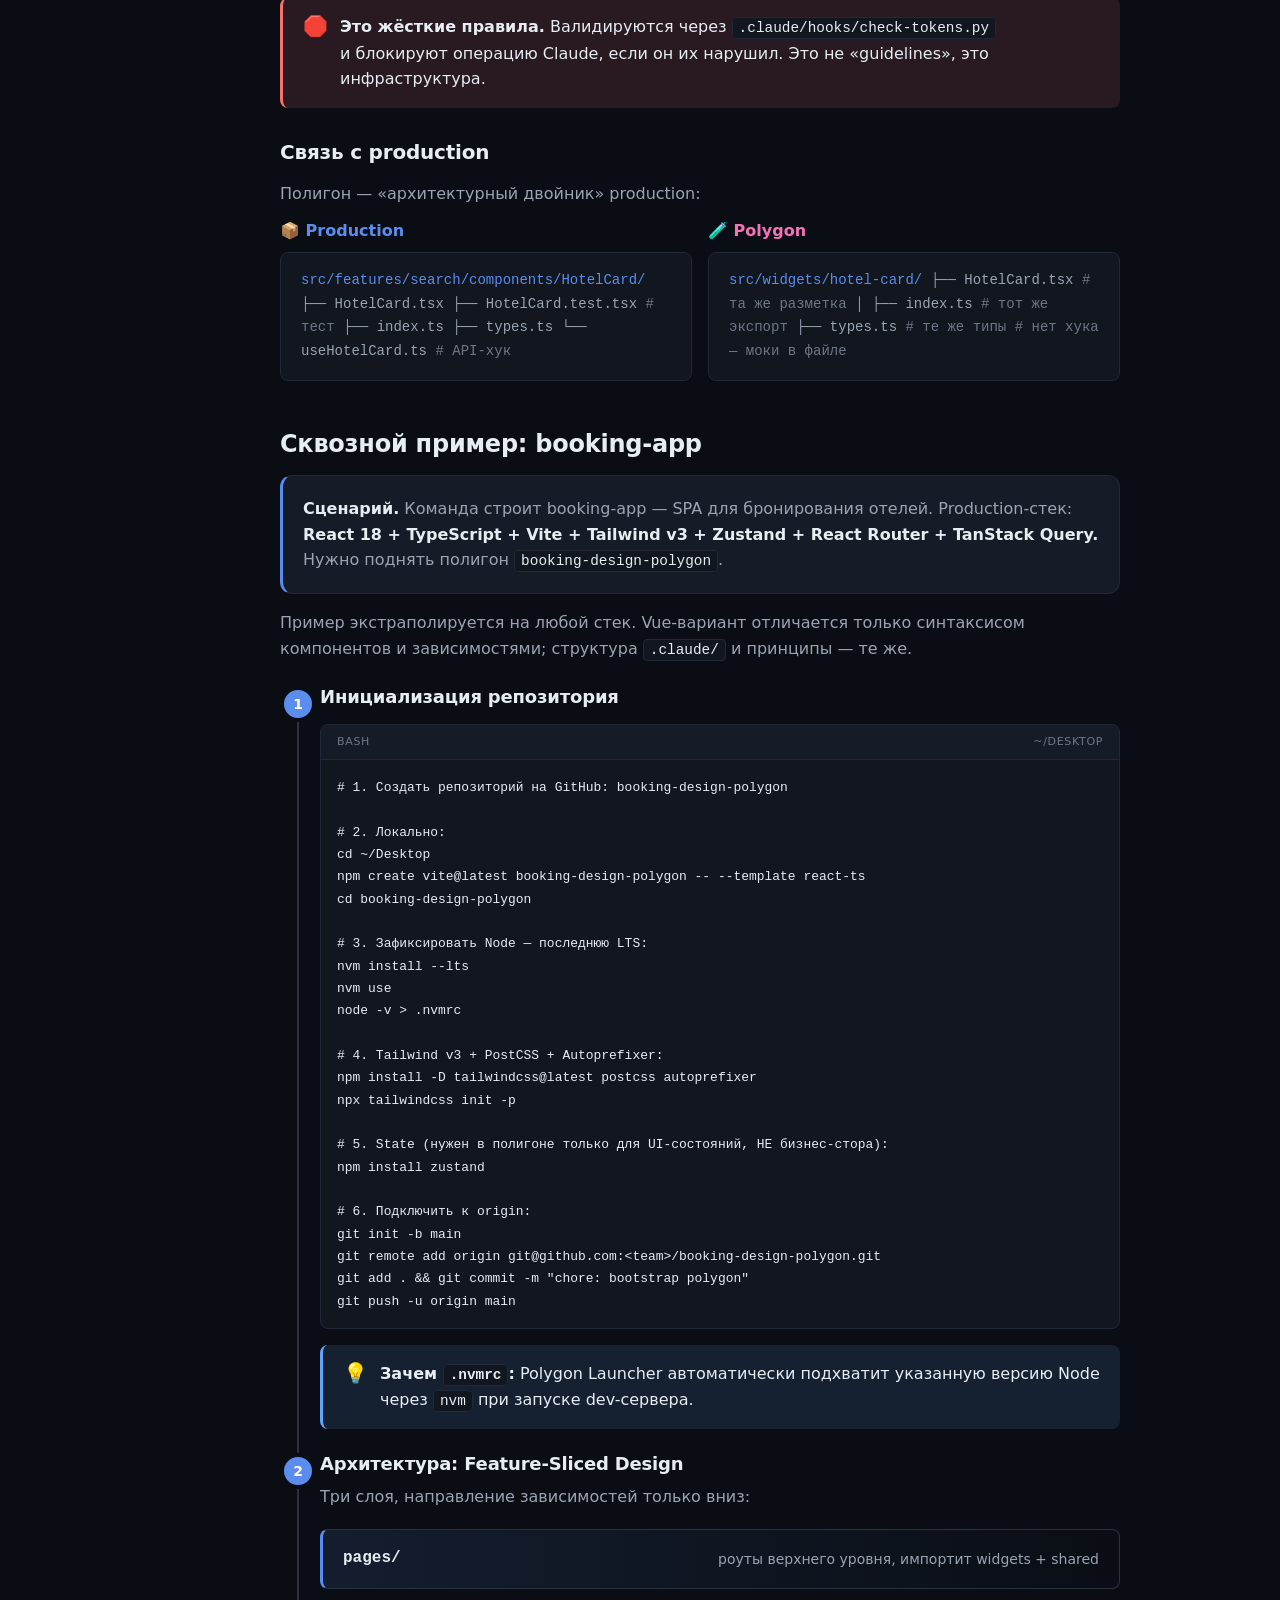
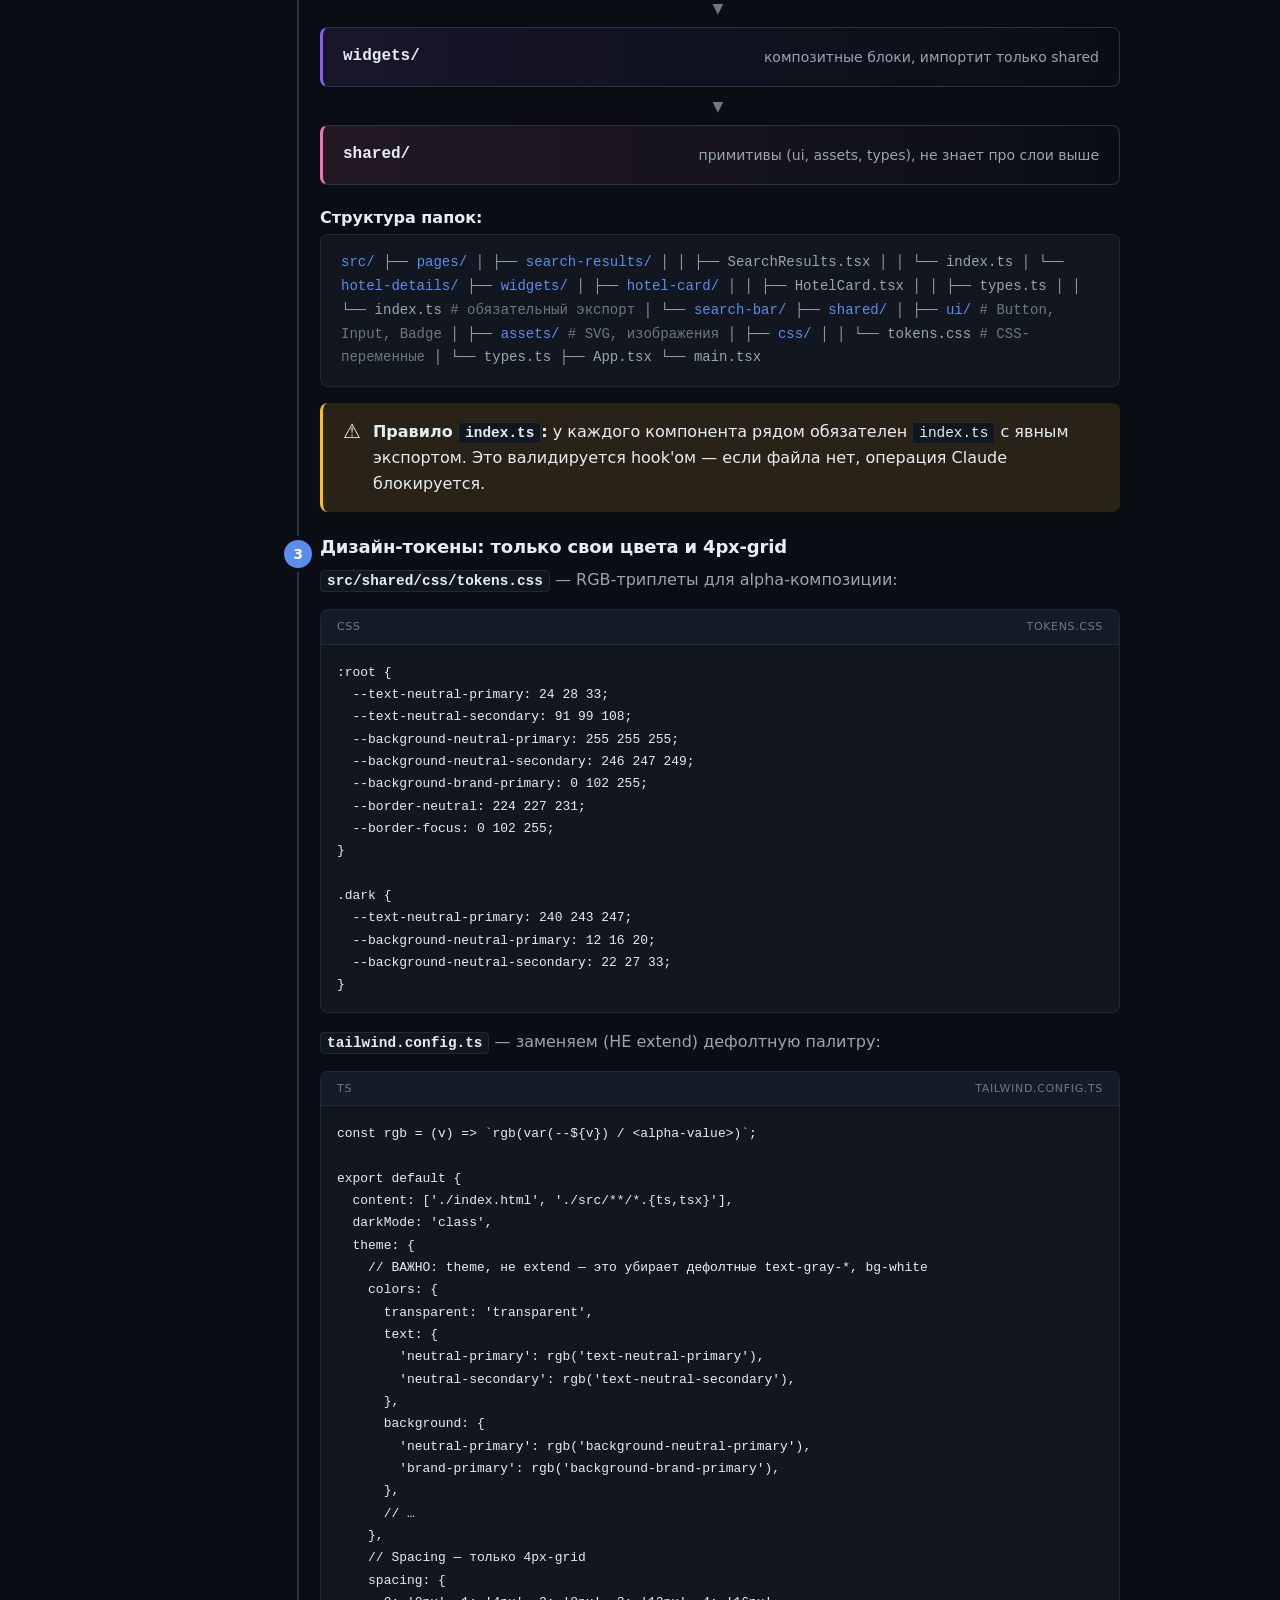
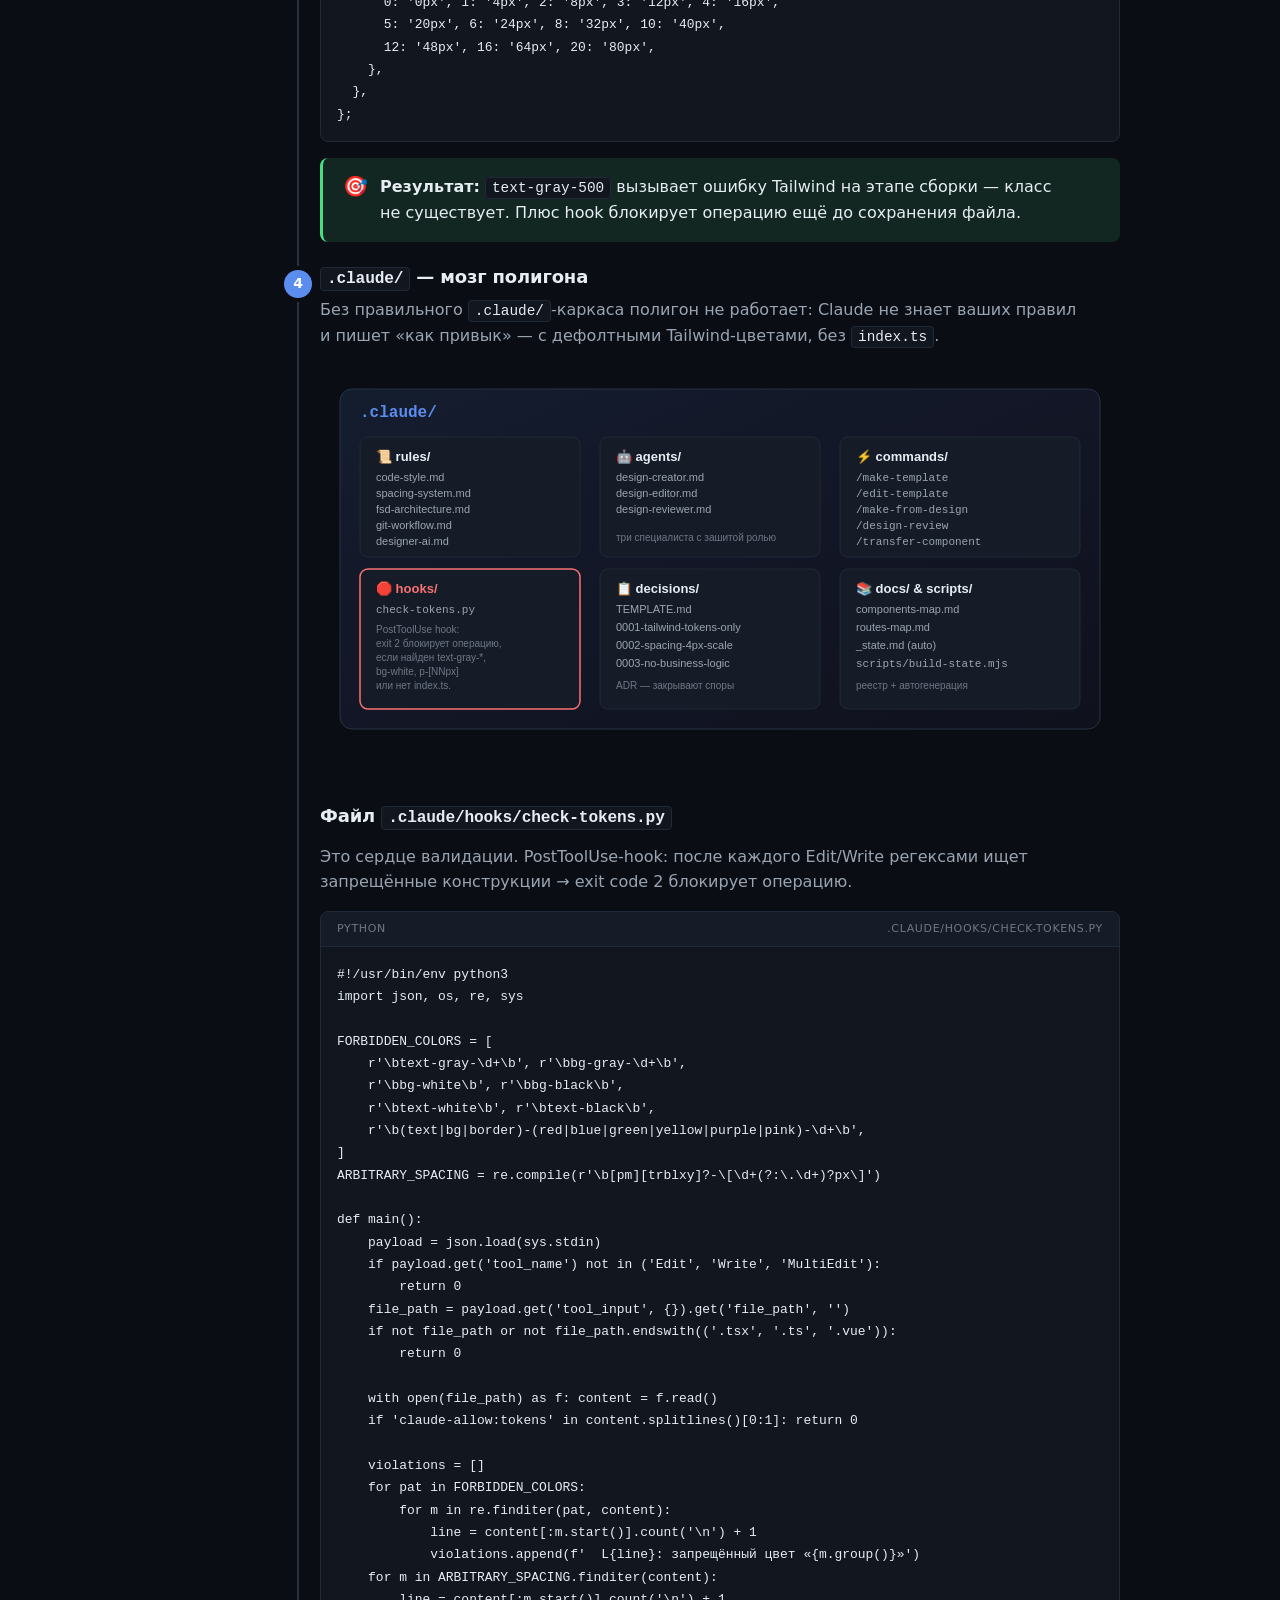
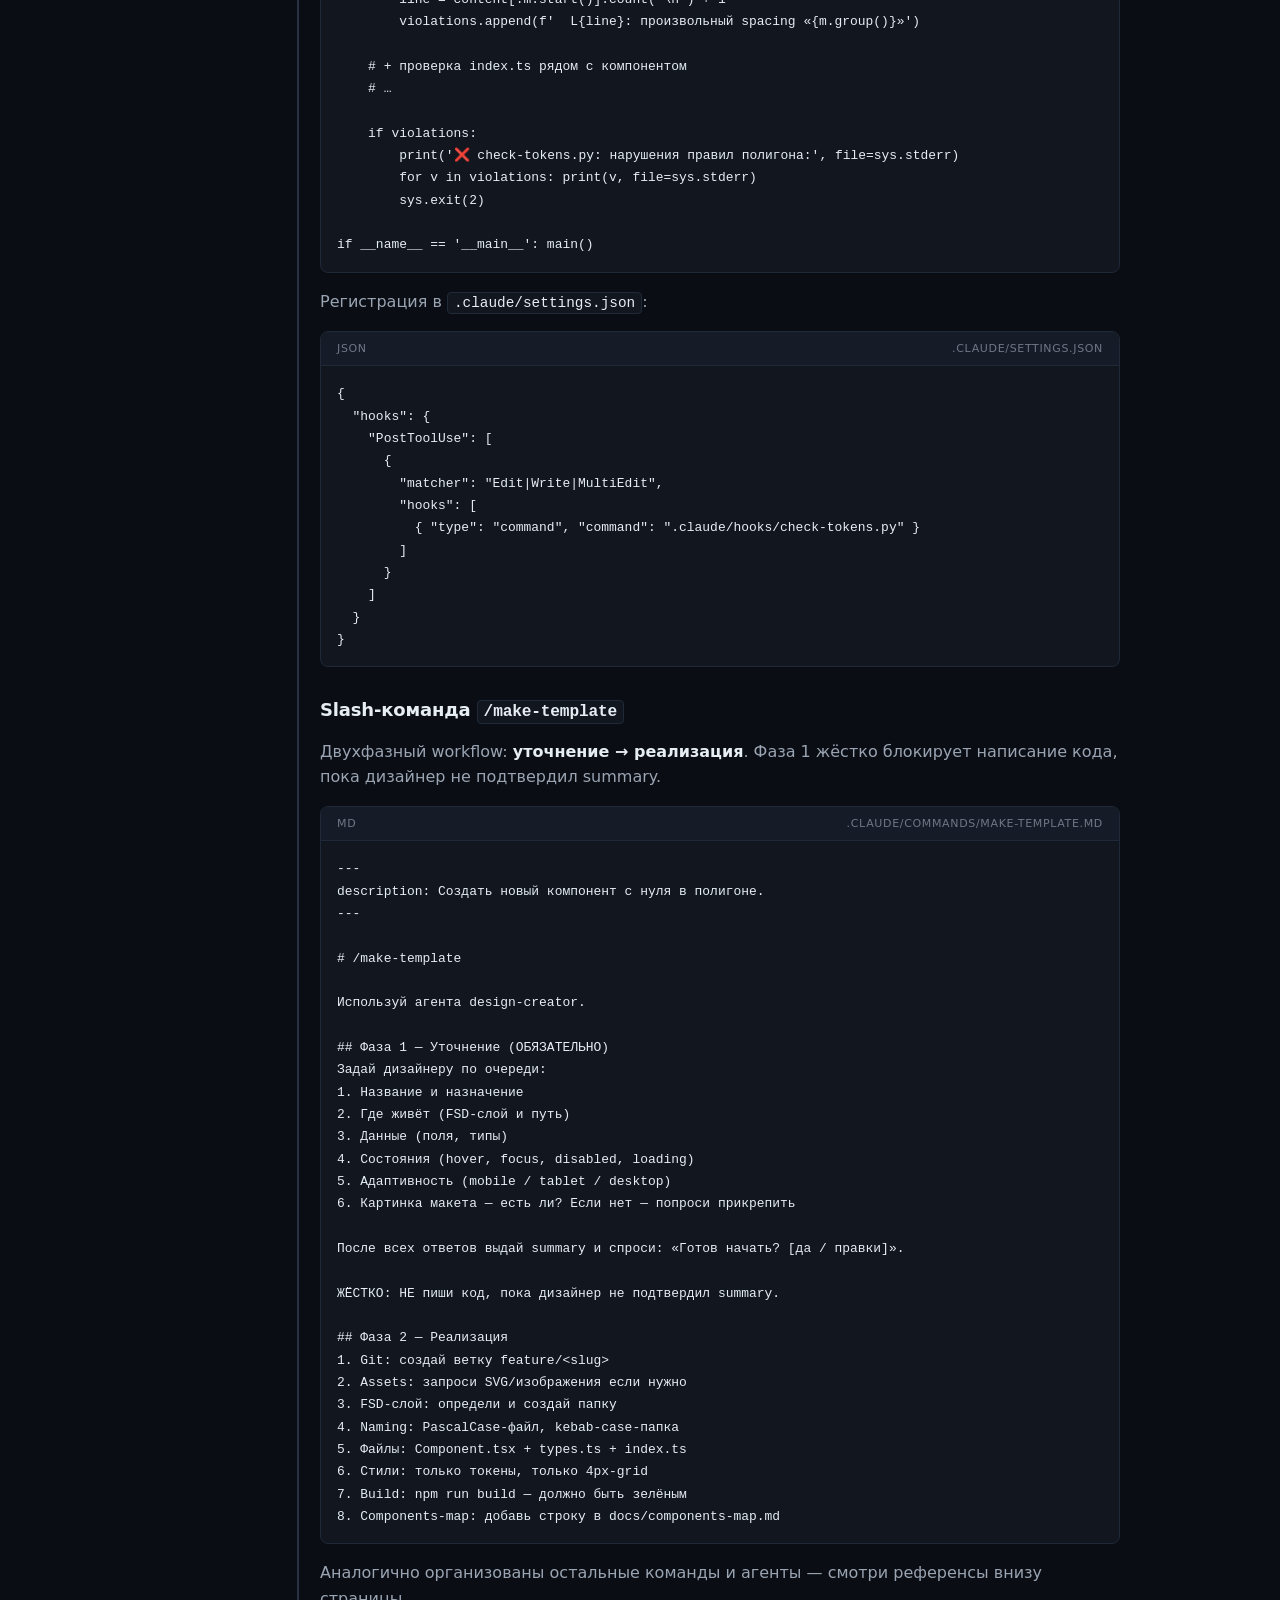
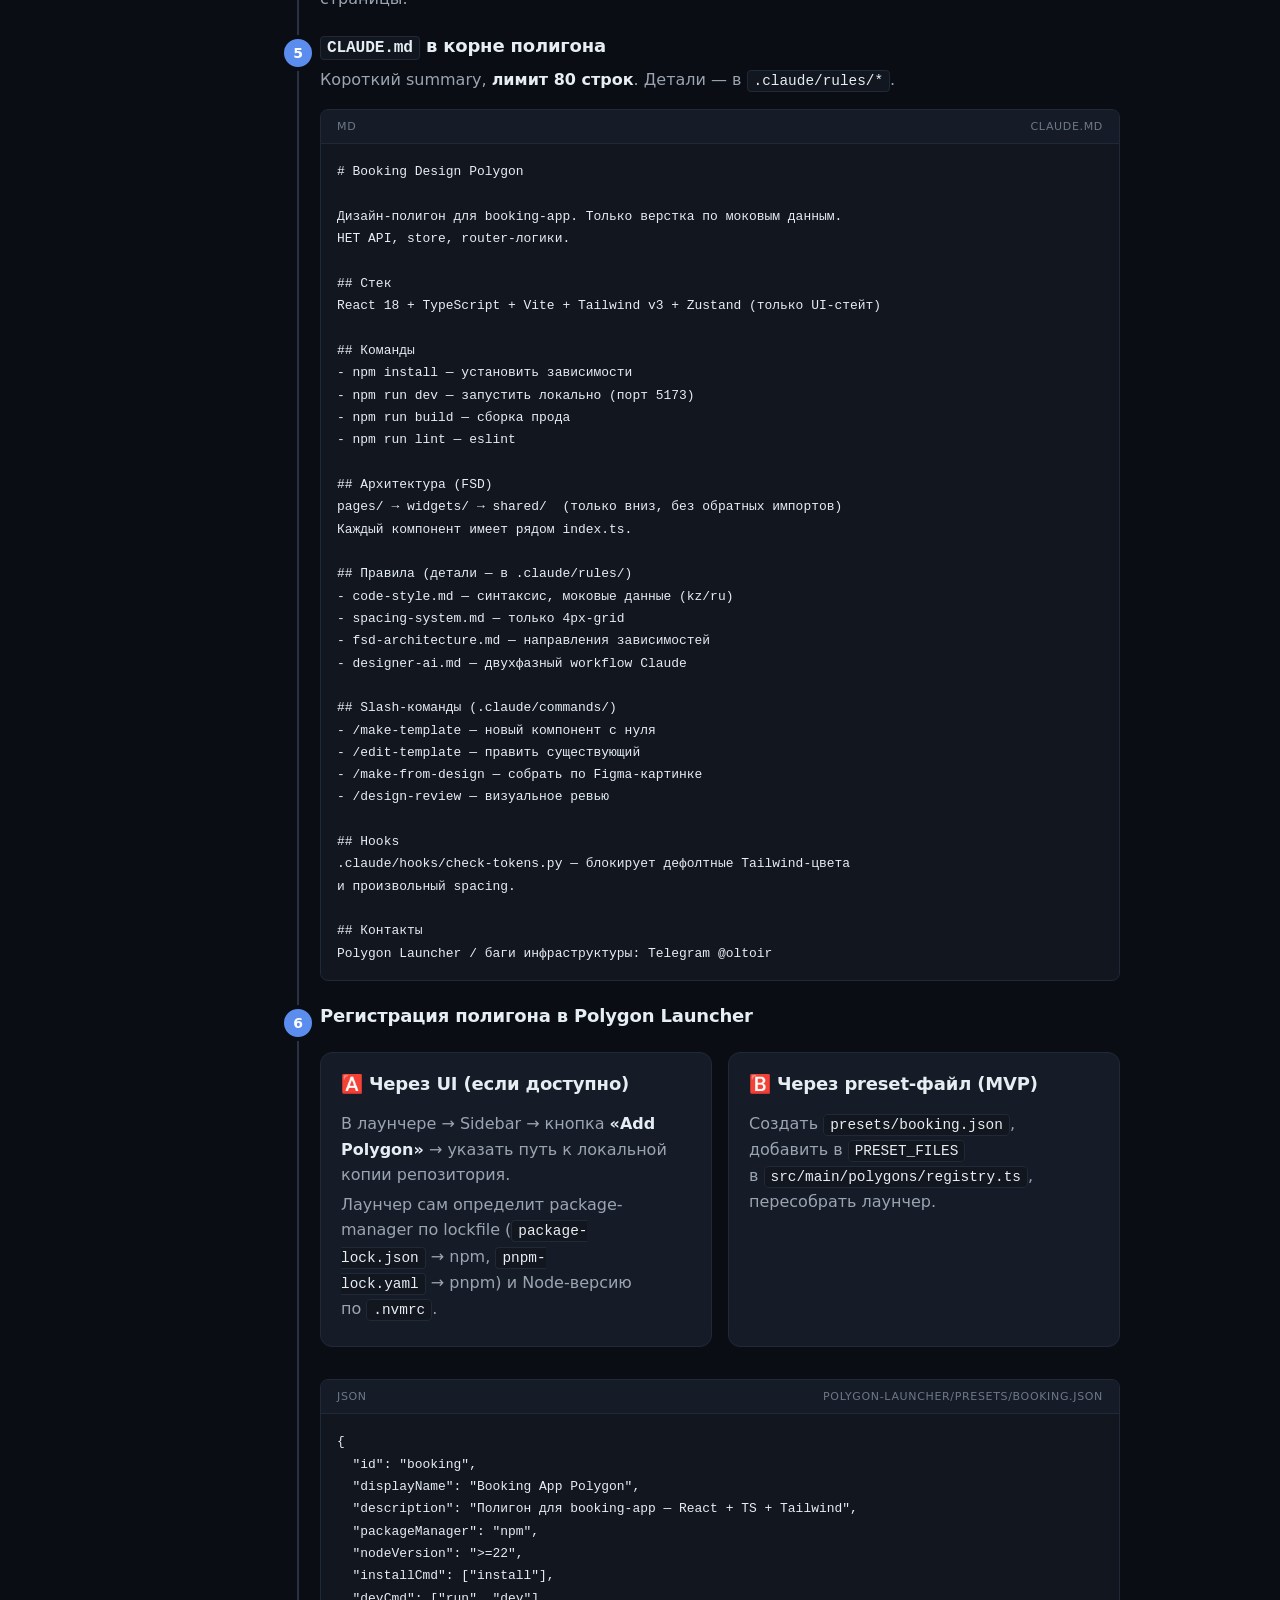
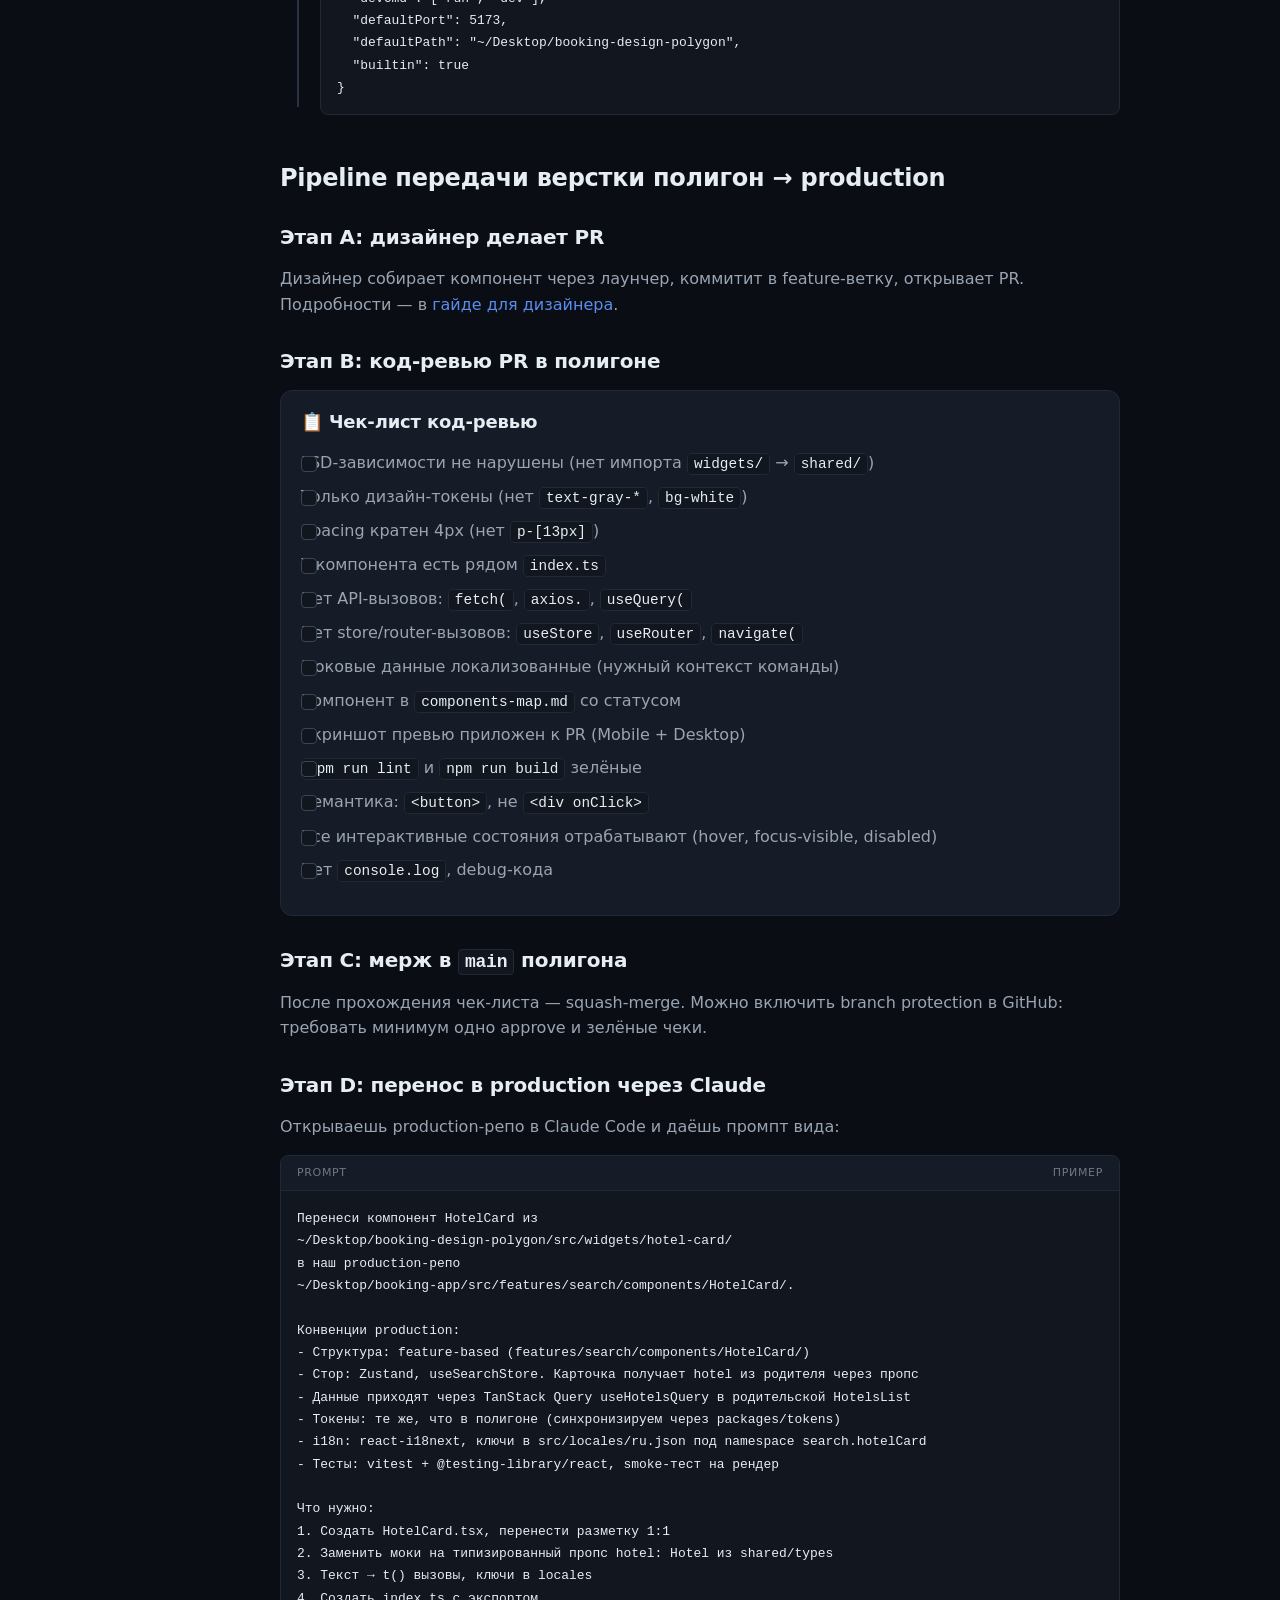
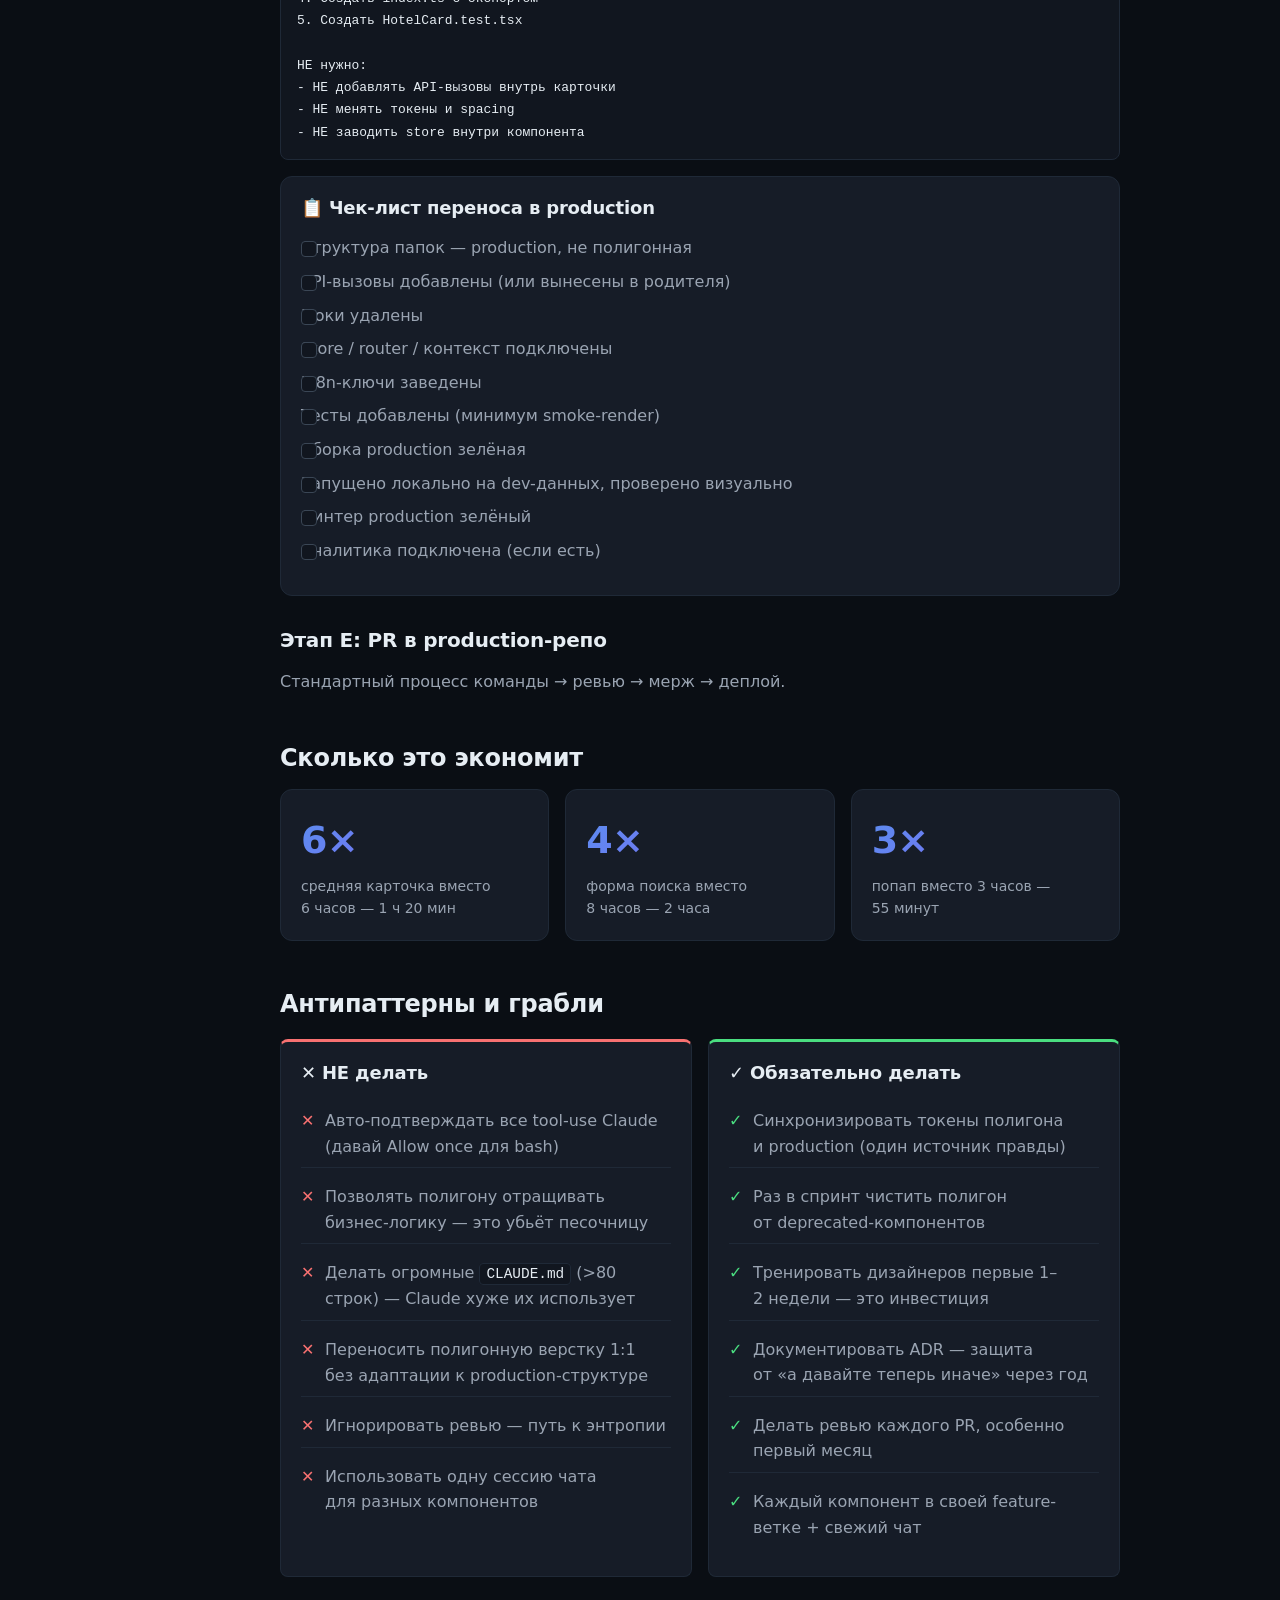
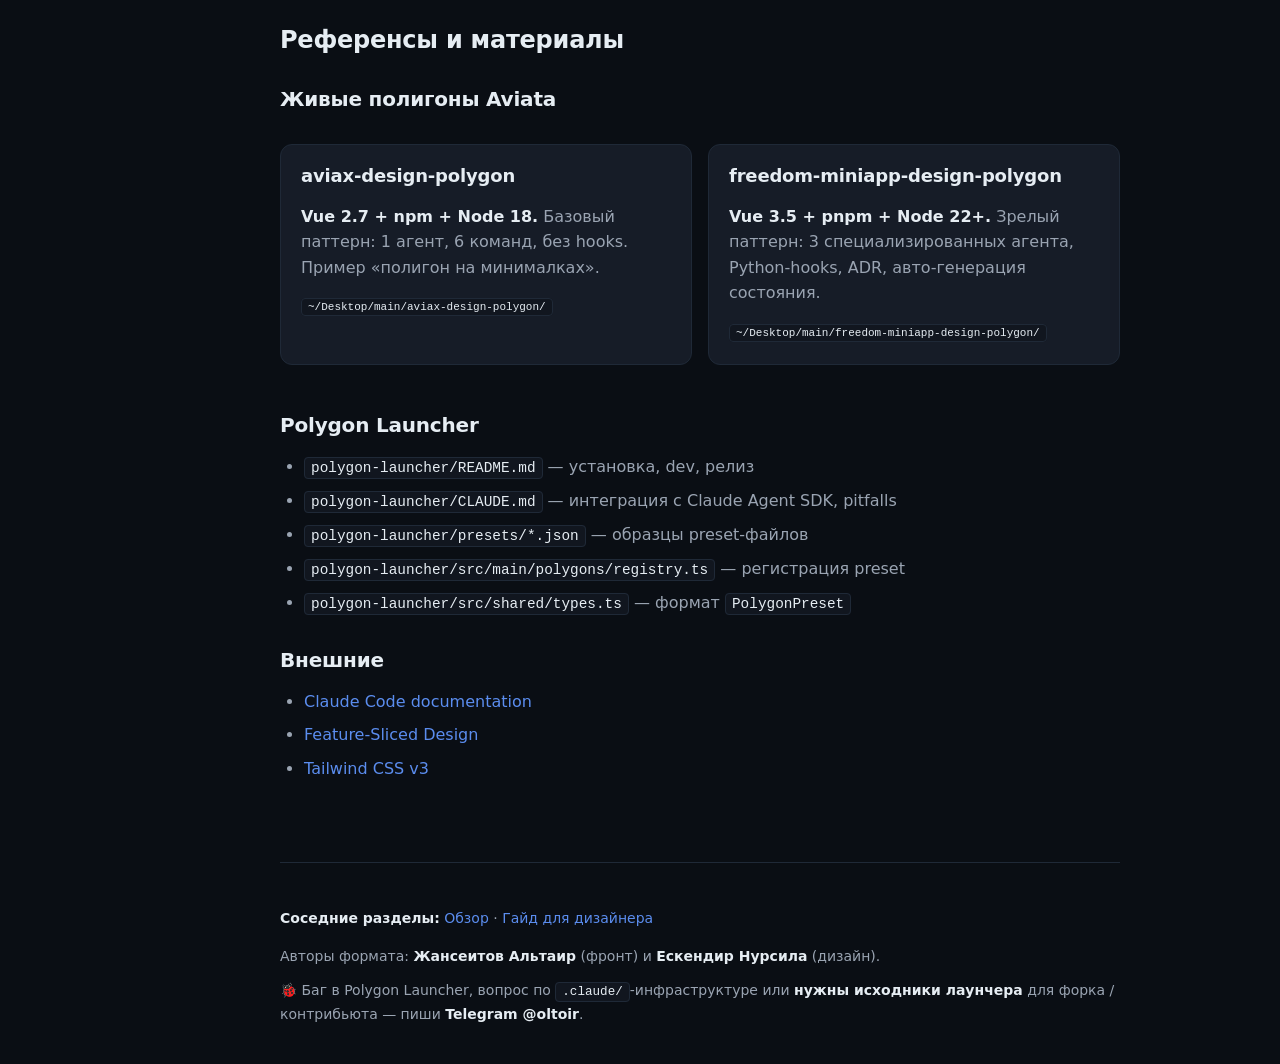
<file: developers.html>
<!DOCTYPE html>
<html lang="ru" data-theme="dark">
<head>
<meta charset="UTF-8">
<meta name="viewport" content="width=device-width, initial-scale=1.0">
<title>Гайд для разработчиков — Polygon Docs</title>
<meta name="description" content="Как фронтенд-разработчику поднять дизайн-полигон под любой проект на базе Claude Code.">
<link rel="stylesheet" href="./assets/styles.css">
</head>
<body>

<div class="shell">

  <!-- ============ SIDEBAR ============ -->
  <aside class="sidebar">
    <a href="./index.html" class="brand">
      <span class="brand-mark">P</span>
      <span>Polygon Docs</span>
    </a>

    <div class="nav-section-title">Разделы</div>
    <nav class="nav">
      <a href="./index.html"><span>🌐</span> Обзор</a>
      <a href="./designers.html"><span>🎨</span> Гайд для дизайнера</a>
      <a href="./developers.html" class="active"><span>⚙️</span> Гайд для разработчика</a>
    </nav>

    <div class="nav-section-title">На этой странице</div>
    <nav class="toc">
      <a href="#why">Зачем тебе это</a>
      <a href="#anatomy">Анатомия полигона</a>
      <a href="#booking">Booking-app: сборка</a>
      <a href="#step-1" class="toc-h3">↳ Инициализация</a>
      <a href="#step-2" class="toc-h3">↳ FSD-архитектура</a>
      <a href="#step-3" class="toc-h3">↳ Дизайн-токены</a>
      <a href="#step-4" class="toc-h3">↳ .claude — мозг полигона</a>
      <a href="#step-5" class="toc-h3">↳ CLAUDE.md</a>
      <a href="#step-6" class="toc-h3">↳ Регистрация в лаунчере</a>
      <a href="#pipeline">Pipeline и чек-листы</a>
      <a href="#metrics">Экономия времени</a>
      <a href="#antipatterns">Антипаттерны</a>
      <a href="#refs">Референсы</a>
    </nav>

    <div class="nav-section-title">Контакт</div>
    <nav class="nav">
      <a href="https://t.me/oltoir" target="_blank" rel="noopener">
        <span>✈️</span> Telegram @oltoir
      </a>
    </nav>
  </aside>

  <!-- ============ CONTENT ============ -->
  <main class="content">

    <section class="hero">
      <span class="badge">⚙️ Для фронтенд-разработчиков</span>
      <h1>Поднимаем&nbsp;дизайн-полигон под&nbsp;свой&nbsp;проект</h1>
      <p class="hero-lead">
        Универсальная инструкция: поднять полигон под React/Vue/Svelte-проект,
        настроить <code>.claude</code>-каркас, встроить полигон в&nbsp;pipeline команды.
        Сквозной пример&nbsp;— <strong>booking-app</strong>.
      </p>
    </section>

    <!-- ============ WHY ============ -->
    <section id="why">
      <h2>Зачем тебе это</h2>
      <p>
        Если ты&nbsp;фронтендер в&nbsp;продуктовой команде, типовой widget забирает 4–8&nbsp;часов:
        переписать макет из&nbsp;Figma, прописать токены, отступы, состояния, итеративно править после
        ревью дизайнера. И&nbsp;так десятки раз.
      </p>

      <div class="grid grid--2">
        <div class="card card--success">
          <h4>✅ Что даёт полигон</h4>
          <ul>
            <li>Снимает 70% монотонной верстки</li>
            <li>Один артефакт, один автор верстки</li>
            <li>Гарантия токенов и&nbsp;spacing на&nbsp;уровне инфраструктуры</li>
            <li>Время фронта&nbsp;— на&nbsp;логику и&nbsp;архитектуру</li>
          </ul>
        </div>
        <div class="card">
          <h4>📋 Что требуется от тебя</h4>
          <ul>
            <li>1–2&nbsp;дня на&nbsp;первичную настройку</li>
            <li>Код-ревью PR из&nbsp;полигона (15–30&nbsp;мин на&nbsp;PR)</li>
            <li>Перенос верстки в&nbsp;production через Claude</li>
            <li>Регулярная актуализация <code>.claude/rules</code></li>
          </ul>
        </div>
      </div>
    </section>

    <!-- ============ ANATOMY ============ -->
    <section id="anatomy">
      <h2>Анатомия дизайн-полигона</h2>

      <h3>Жёсткие границы</h3>
      <div class="compare">
        <div class="compare-col compare-col--yes">
          <h4>✓ Полигон должен</h4>
          <ul class="compare-list">
            <li>Повторять структуру боевого проекта (FSD-папки, naming)</li>
            <li>Использовать тот же стек (React/Vue + TS + Tailwind)</li>
            <li>Запускаться локально через <code>npm run dev</code></li>
            <li>Использовать те же дизайн-токены, что и&nbsp;production</li>
            <li>Иметь <code>.claude/</code> с&nbsp;rules / agents / commands</li>
          </ul>
        </div>
        <div class="compare-col compare-col--no">
          <h4>✕ Полигон не должен</h4>
          <ul class="compare-list">
            <li>Делать <code>fetch</code>, axios, TanStack Query, useFetch</li>
            <li>Иметь бизнес-стор (Pinia / Zustand / Redux)</li>
            <li>Подключать реальный роутер с&nbsp;данными</li>
            <li>Хранить секреты, env-переменные</li>
            <li>Использовать дефолтные Tailwind-цвета (<code>text-gray-*</code>)</li>
            <li>Использовать произвольный spacing (<code>p-[13px]</code>)</li>
          </ul>
        </div>
      </div>

      <div class="callout callout--danger">
        <span class="callout-icon">🛑</span>
        <div class="callout-body">
          <p><strong>Это жёсткие правила.</strong> Валидируются через
          <code>.claude/hooks/check-tokens.py</code> и&nbsp;блокируют операцию Claude,
          если он&nbsp;их&nbsp;нарушил. Это не&nbsp;«guidelines», это инфраструктура.</p>
        </div>
      </div>

      <h3>Связь с&nbsp;production</h3>
      <p>Полигон&nbsp;— «архитектурный двойник» production:</p>

      <div class="grid grid--2">
        <div>
          <strong style="color: var(--brand-primary);">📦 Production</strong>
          <div class="tree" style="margin-top: 8px;">
<span class="dir">src/features/search/components/HotelCard/</span>
├── <span class="file">HotelCard.tsx</span>
├── <span class="file">HotelCard.test.tsx</span>  <span class="comment"># тест</span>
├── <span class="file">index.ts</span>
├── <span class="file">types.ts</span>
└── <span class="file">useHotelCard.ts</span>  <span class="comment"># API-хук</span>
          </div>
        </div>
        <div>
          <strong style="color: #f472b6;">🧪 Polygon</strong>
          <div class="tree" style="margin-top: 8px;">
<span class="dir">src/widgets/hotel-card/</span>
├── <span class="file">HotelCard.tsx</span>     <span class="comment"># та же разметка</span>
│
├── <span class="file">index.ts</span>          <span class="comment"># тот же экспорт</span>
├── <span class="file">types.ts</span>          <span class="comment"># те же типы</span>
<span class="comment"># нет хука — моки в файле</span>
          </div>
        </div>
      </div>
    </section>

    <!-- ============ BOOKING-APP ============ -->
    <section id="booking">
      <h2>Сквозной пример: booking-app</h2>

      <div class="card card--accent">
        <p style="margin: 0;"><strong>Сценарий.</strong>
        Команда строит booking-app — SPA для&nbsp;бронирования отелей.
        Production-стек: <strong>React 18 + TypeScript + Vite + Tailwind v3 + Zustand + React Router + TanStack Query.</strong>
        Нужно поднять полигон <code>booking-design-polygon</code>.</p>
      </div>

      <p>Пример экстраполируется на&nbsp;любой стек. Vue-вариант отличается только синтаксисом
      компонентов и&nbsp;зависимостями; структура <code>.claude/</code> и&nbsp;принципы&nbsp;— те&nbsp;же.</p>

      <!-- =========== STEP 1 =========== -->
      <div class="steps">
        <div class="step" id="step-1">
          <div class="step-num">1</div>
          <h3>Инициализация репозитория</h3>
          <div class="code-block">
            <div class="code-block-header"><span>bash</span><span>~/Desktop</span></div>
<pre><code># 1. Создать репозиторий на GitHub: booking-design-polygon

# 2. Локально:
cd ~/Desktop
npm create vite@latest booking-design-polygon -- --template react-ts
cd booking-design-polygon

# 3. Зафиксировать Node — последнюю LTS:
nvm install --lts
nvm use
node -v > .nvmrc

# 4. Tailwind v3 + PostCSS + Autoprefixer:
npm install -D tailwindcss@latest postcss autoprefixer
npx tailwindcss init -p

# 5. State (нужен в полигоне только для UI-состояний, НЕ бизнес-стора):
npm install zustand

# 6. Подключить к origin:
git init -b main
git remote add origin git@github.com:&lt;team&gt;/booking-design-polygon.git
git add . &amp;&amp; git commit -m "chore: bootstrap polygon"
git push -u origin main</code></pre>
          </div>
          <div class="callout callout--info">
            <span class="callout-icon">💡</span>
            <div class="callout-body">
              <p><strong>Зачем <code>.nvmrc</code>:</strong> Polygon Launcher автоматически
              подхватит указанную версию Node через&nbsp;<code>nvm</code> при&nbsp;запуске dev-сервера.</p>
            </div>
          </div>
        </div>

        <!-- =========== STEP 2 =========== -->
        <div class="step" id="step-2">
          <div class="step-num">2</div>
          <h3>Архитектура: Feature-Sliced Design</h3>
          <p>Три слоя, направление зависимостей только вниз:</p>

          <div class="fsd-stack">
            <div class="fsd-layer fsd-layer-1">
              <span class="fsd-layer-name">pages/</span>
              <span class="fsd-layer-desc">роуты верхнего уровня, импортит widgets + shared</span>
            </div>
            <div class="fsd-arrow">▼</div>
            <div class="fsd-layer fsd-layer-2">
              <span class="fsd-layer-name">widgets/</span>
              <span class="fsd-layer-desc">композитные блоки, импортит только shared</span>
            </div>
            <div class="fsd-arrow">▼</div>
            <div class="fsd-layer fsd-layer-3">
              <span class="fsd-layer-name">shared/</span>
              <span class="fsd-layer-desc">примитивы (ui, assets, types), не знает про слои выше</span>
            </div>
          </div>

          <p><strong>Структура папок:</strong></p>
          <div class="tree">
<span class="dir">src/</span>
├── <span class="dir">pages/</span>
│   ├── <span class="dir">search-results/</span>
│   │   ├── <span class="file">SearchResults.tsx</span>
│   │   └── <span class="file">index.ts</span>
│   └── <span class="dir">hotel-details/</span>
├── <span class="dir">widgets/</span>
│   ├── <span class="dir">hotel-card/</span>
│   │   ├── <span class="file">HotelCard.tsx</span>
│   │   ├── <span class="file">types.ts</span>
│   │   └── <span class="file">index.ts</span>      <span class="comment"># обязательный экспорт</span>
│   └── <span class="dir">search-bar/</span>
├── <span class="dir">shared/</span>
│   ├── <span class="dir">ui/</span>          <span class="comment"># Button, Input, Badge</span>
│   ├── <span class="dir">assets/</span>      <span class="comment"># SVG, изображения</span>
│   ├── <span class="dir">css/</span>
│   │   └── <span class="file">tokens.css</span>   <span class="comment"># CSS-переменные</span>
│   └── <span class="file">types.ts</span>
├── <span class="file">App.tsx</span>
└── <span class="file">main.tsx</span></div>

          <div class="callout callout--warning">
            <span class="callout-icon">⚠️</span>
            <div class="callout-body">
              <p><strong>Правило <code>index.ts</code>:</strong> у&nbsp;каждого компонента
              рядом обязателен <code>index.ts</code> с&nbsp;явным экспортом. Это валидируется
              hook'ом&nbsp;— если файла нет, операция Claude блокируется.</p>
            </div>
          </div>
        </div>

        <!-- =========== STEP 3 =========== -->
        <div class="step" id="step-3">
          <div class="step-num">3</div>
          <h3>Дизайн-токены: только свои цвета и&nbsp;4px-grid</h3>

          <p><strong><code>src/shared/css/tokens.css</code></strong> — RGB-триплеты для&nbsp;alpha-композиции:</p>
          <div class="code-block">
            <div class="code-block-header"><span>css</span><span>tokens.css</span></div>
<pre><code>:root {
  --text-neutral-primary: 24 28 33;
  --text-neutral-secondary: 91 99 108;
  --background-neutral-primary: 255 255 255;
  --background-neutral-secondary: 246 247 249;
  --background-brand-primary: 0 102 255;
  --border-neutral: 224 227 231;
  --border-focus: 0 102 255;
}

.dark {
  --text-neutral-primary: 240 243 247;
  --background-neutral-primary: 12 16 20;
  --background-neutral-secondary: 22 27 33;
}</code></pre>
          </div>

          <p><strong><code>tailwind.config.ts</code></strong> — заменяем (НЕ extend) дефолтную палитру:</p>
          <div class="code-block">
            <div class="code-block-header"><span>ts</span><span>tailwind.config.ts</span></div>
<pre><code>const rgb = (v) =&gt; `rgb(var(--${v}) / &lt;alpha-value&gt;)`;

export default {
  content: ['./index.html', './src/**/*.{ts,tsx}'],
  darkMode: 'class',
  theme: {
    // ВАЖНО: theme, не extend — это убирает дефолтные text-gray-*, bg-white
    colors: {
      transparent: 'transparent',
      text: {
        'neutral-primary': rgb('text-neutral-primary'),
        'neutral-secondary': rgb('text-neutral-secondary'),
      },
      background: {
        'neutral-primary': rgb('background-neutral-primary'),
        'brand-primary': rgb('background-brand-primary'),
      },
      // …
    },
    // Spacing — только 4px-grid
    spacing: {
      0: '0px', 1: '4px', 2: '8px', 3: '12px', 4: '16px',
      5: '20px', 6: '24px', 8: '32px', 10: '40px',
      12: '48px', 16: '64px', 20: '80px',
    },
  },
};</code></pre>
          </div>

          <div class="callout callout--success">
            <span class="callout-icon">🎯</span>
            <div class="callout-body">
              <p><strong>Результат:</strong> <code>text-gray-500</code> вызывает ошибку Tailwind
              на&nbsp;этапе сборки — класс не&nbsp;существует. Плюс hook блокирует операцию
              ещё&nbsp;до&nbsp;сохранения файла.</p>
            </div>
          </div>
        </div>

        <!-- =========== STEP 4 — .claude/ =========== -->
        <div class="step" id="step-4">
          <div class="step-num">4</div>
          <h3><code>.claude/</code> — мозг полигона</h3>
          <p>Без правильного <code>.claude/</code>-каркаса полигон не&nbsp;работает: Claude не&nbsp;знает
          ваших правил и&nbsp;пишет «как привык»&nbsp;— с&nbsp;дефолтными Tailwind-цветами, без&nbsp;<code>index.ts</code>.</p>

          <!-- .claude visual map -->
          <svg viewBox="0 0 800 380" xmlns="http://www.w3.org/2000/svg" style="width:100%; height:auto; margin: 16px 0;">
            <defs>
              <linearGradient id="claudeBox" x1="0" y1="0" x2="1" y2="1">
                <stop offset="0%" stop-color="#5b8def" stop-opacity="0.12"/>
                <stop offset="100%" stop-color="#8b5cf6" stop-opacity="0.04"/>
              </linearGradient>
            </defs>

            <rect x="20" y="20" width="760" height="340" rx="12" fill="url(#claudeBox)" stroke="#283242"/>
            <text x="40" y="48" fill="#5b8def" font-size="16" font-weight="700" font-family="JetBrains Mono, monospace">.claude/</text>

            <!-- rules -->
            <g>
              <rect x="40" y="68" width="220" height="120" rx="8" fill="#161c27" stroke="#1f2937"/>
              <text x="56" y="92" fill="#e6edf3" font-size="13" font-weight="600" font-family="Inter, sans-serif">📜 rules/</text>
              <text x="56" y="112" fill="#9aa4b2" font-size="11" font-family="Inter, sans-serif">code-style.md</text>
              <text x="56" y="128" fill="#9aa4b2" font-size="11" font-family="Inter, sans-serif">spacing-system.md</text>
              <text x="56" y="144" fill="#9aa4b2" font-size="11" font-family="Inter, sans-serif">fsd-architecture.md</text>
              <text x="56" y="160" fill="#9aa4b2" font-size="11" font-family="Inter, sans-serif">git-workflow.md</text>
              <text x="56" y="176" fill="#9aa4b2" font-size="11" font-family="Inter, sans-serif">designer-ai.md</text>
            </g>

            <!-- agents -->
            <g>
              <rect x="280" y="68" width="220" height="120" rx="8" fill="#161c27" stroke="#1f2937"/>
              <text x="296" y="92" fill="#e6edf3" font-size="13" font-weight="600" font-family="Inter, sans-serif">🤖 agents/</text>
              <text x="296" y="112" fill="#9aa4b2" font-size="11" font-family="Inter, sans-serif">design-creator.md</text>
              <text x="296" y="128" fill="#9aa4b2" font-size="11" font-family="Inter, sans-serif">design-editor.md</text>
              <text x="296" y="144" fill="#9aa4b2" font-size="11" font-family="Inter, sans-serif">design-reviewer.md</text>
              <text x="296" y="172" fill="#6e7787" font-size="10" font-family="Inter, sans-serif">три специалиста с зашитой ролью</text>
            </g>

            <!-- commands -->
            <g>
              <rect x="520" y="68" width="240" height="120" rx="8" fill="#161c27" stroke="#1f2937"/>
              <text x="536" y="92" fill="#e6edf3" font-size="13" font-weight="600" font-family="Inter, sans-serif">⚡ commands/</text>
              <text x="536" y="112" fill="#9aa4b2" font-size="11" font-family="JetBrains Mono, monospace">/make-template</text>
              <text x="536" y="128" fill="#9aa4b2" font-size="11" font-family="JetBrains Mono, monospace">/edit-template</text>
              <text x="536" y="144" fill="#9aa4b2" font-size="11" font-family="JetBrains Mono, monospace">/make-from-design</text>
              <text x="536" y="160" fill="#9aa4b2" font-size="11" font-family="JetBrains Mono, monospace">/design-review</text>
              <text x="536" y="176" fill="#9aa4b2" font-size="11" font-family="JetBrains Mono, monospace">/transfer-component</text>
            </g>

            <!-- hooks -->
            <g>
              <rect x="40" y="200" width="220" height="140" rx="8" fill="#161c27" stroke="#f87171" stroke-width="1.5"/>
              <text x="56" y="224" fill="#f87171" font-size="13" font-weight="600" font-family="Inter, sans-serif">🛑 hooks/</text>
              <text x="56" y="244" fill="#9aa4b2" font-size="11" font-family="JetBrains Mono, monospace">check-tokens.py</text>
              <text x="56" y="264" fill="#6e7787" font-size="10" font-family="Inter, sans-serif">PostToolUse hook:</text>
              <text x="56" y="278" fill="#6e7787" font-size="10" font-family="Inter, sans-serif">exit 2 блокирует операцию,</text>
              <text x="56" y="292" fill="#6e7787" font-size="10" font-family="Inter, sans-serif">если найден text-gray-*,</text>
              <text x="56" y="306" fill="#6e7787" font-size="10" font-family="Inter, sans-serif">bg-white, p-[NNpx]</text>
              <text x="56" y="320" fill="#6e7787" font-size="10" font-family="Inter, sans-serif">или нет index.ts.</text>
            </g>

            <!-- decisions -->
            <g>
              <rect x="280" y="200" width="220" height="140" rx="8" fill="#161c27" stroke="#1f2937"/>
              <text x="296" y="224" fill="#e6edf3" font-size="13" font-weight="600" font-family="Inter, sans-serif">📋 decisions/</text>
              <text x="296" y="244" fill="#9aa4b2" font-size="11" font-family="Inter, sans-serif">TEMPLATE.md</text>
              <text x="296" y="262" fill="#9aa4b2" font-size="11" font-family="Inter, sans-serif">0001-tailwind-tokens-only</text>
              <text x="296" y="280" fill="#9aa4b2" font-size="11" font-family="Inter, sans-serif">0002-spacing-4px-scale</text>
              <text x="296" y="298" fill="#9aa4b2" font-size="11" font-family="Inter, sans-serif">0003-no-business-logic</text>
              <text x="296" y="320" fill="#6e7787" font-size="10" font-family="Inter, sans-serif">ADR — закрывают споры</text>
            </g>

            <!-- docs + scripts -->
            <g>
              <rect x="520" y="200" width="240" height="140" rx="8" fill="#161c27" stroke="#1f2937"/>
              <text x="536" y="224" fill="#e6edf3" font-size="13" font-weight="600" font-family="Inter, sans-serif">📚 docs/ &amp; scripts/</text>
              <text x="536" y="244" fill="#9aa4b2" font-size="11" font-family="Inter, sans-serif">components-map.md</text>
              <text x="536" y="262" fill="#9aa4b2" font-size="11" font-family="Inter, sans-serif">routes-map.md</text>
              <text x="536" y="280" fill="#9aa4b2" font-size="11" font-family="Inter, sans-serif">_state.md (auto)</text>
              <text x="536" y="298" fill="#9aa4b2" font-size="11" font-family="JetBrains Mono, monospace">scripts/build-state.mjs</text>
              <text x="536" y="320" fill="#6e7787" font-size="10" font-family="Inter, sans-serif">реестр + автогенерация</text>
            </g>
          </svg>

          <h4>Файл <code>.claude/hooks/check-tokens.py</code></h4>
          <p>Это сердце валидации. PostToolUse-hook: после каждого Edit/Write регексами ищет
          запрещённые конструкции → exit&nbsp;code&nbsp;2 блокирует операцию.</p>

          <div class="code-block">
            <div class="code-block-header"><span>python</span><span>.claude/hooks/check-tokens.py</span></div>
<pre><code>#!/usr/bin/env python3
import json, os, re, sys

FORBIDDEN_COLORS = [
    r'\btext-gray-\d+\b', r'\bbg-gray-\d+\b',
    r'\bbg-white\b', r'\bbg-black\b',
    r'\btext-white\b', r'\btext-black\b',
    r'\b(text|bg|border)-(red|blue|green|yellow|purple|pink)-\d+\b',
]
ARBITRARY_SPACING = re.compile(r'\b[pm][trblxy]?-\[\d+(?:\.\d+)?px\]')

def main():
    payload = json.load(sys.stdin)
    if payload.get('tool_name') not in ('Edit', 'Write', 'MultiEdit'):
        return 0
    file_path = payload.get('tool_input', {}).get('file_path', '')
    if not file_path or not file_path.endswith(('.tsx', '.ts', '.vue')):
        return 0

    with open(file_path) as f: content = f.read()
    if 'claude-allow:tokens' in content.splitlines()[0:1]: return 0

    violations = []
    for pat in FORBIDDEN_COLORS:
        for m in re.finditer(pat, content):
            line = content[:m.start()].count('\n') + 1
            violations.append(f'  L{line}: запрещённый цвет «{m.group()}»')
    for m in ARBITRARY_SPACING.finditer(content):
        line = content[:m.start()].count('\n') + 1
        violations.append(f'  L{line}: произвольный spacing «{m.group()}»')

    # + проверка index.ts рядом с компонентом
    # …

    if violations:
        print('❌ check-tokens.py: нарушения правил полигона:', file=sys.stderr)
        for v in violations: print(v, file=sys.stderr)
        sys.exit(2)

if __name__ == '__main__': main()</code></pre>
          </div>

          <p>Регистрация в&nbsp;<code>.claude/settings.json</code>:</p>
          <div class="code-block">
            <div class="code-block-header"><span>json</span><span>.claude/settings.json</span></div>
<pre><code>{
  "hooks": {
    "PostToolUse": [
      {
        "matcher": "Edit|Write|MultiEdit",
        "hooks": [
          { "type": "command", "command": ".claude/hooks/check-tokens.py" }
        ]
      }
    ]
  }
}</code></pre>
          </div>

          <h4>Slash-команда <code>/make-template</code></h4>
          <p>Двухфазный workflow: <strong>уточнение → реализация</strong>. Фаза&nbsp;1 жёстко блокирует
          написание кода, пока дизайнер не&nbsp;подтвердил summary.</p>

          <div class="code-block">
            <div class="code-block-header"><span>md</span><span>.claude/commands/make-template.md</span></div>
<pre><code>---
description: Создать новый компонент с нуля в полигоне.
---

# /make-template

Используй агента design-creator.

## Фаза 1 — Уточнение (ОБЯЗАТЕЛЬНО)
Задай дизайнеру по очереди:
1. Название и назначение
2. Где живёт (FSD-слой и путь)
3. Данные (поля, типы)
4. Состояния (hover, focus, disabled, loading)
5. Адаптивность (mobile / tablet / desktop)
6. Картинка макета — есть ли? Если нет — попроси прикрепить

После всех ответов выдай summary и спроси: «Готов начать? [да / правки]».

ЖЁСТКО: НЕ пиши код, пока дизайнер не подтвердил summary.

## Фаза 2 — Реализация
1. Git: создай ветку feature/&lt;slug&gt;
2. Assets: запроси SVG/изображения если нужно
3. FSD-слой: определи и создай папку
4. Naming: PascalCase-файл, kebab-case-папка
5. Файлы: Component.tsx + types.ts + index.ts
6. Стили: только токены, только 4px-grid
7. Build: npm run build — должно быть зелёным
8. Components-map: добавь строку в docs/components-map.md</code></pre>
          </div>

          <p style="margin-top: 16px;">Аналогично организованы остальные команды и&nbsp;агенты —
          смотри референсы внизу страницы.</p>
        </div>

        <!-- =========== STEP 5 =========== -->
        <div class="step" id="step-5">
          <div class="step-num">5</div>
          <h3><code>CLAUDE.md</code> в&nbsp;корне полигона</h3>
          <p>Короткий summary, <strong>лимит 80 строк</strong>. Детали — в&nbsp;<code>.claude/rules/*</code>.</p>

          <div class="code-block">
            <div class="code-block-header"><span>md</span><span>CLAUDE.md</span></div>
<pre><code># Booking Design Polygon

Дизайн-полигон для booking-app. Только верстка по моковым данным.
НЕТ API, store, router-логики.

## Стек
React 18 + TypeScript + Vite + Tailwind v3 + Zustand (только UI-стейт)

## Команды
- npm install — установить зависимости
- npm run dev — запустить локально (порт 5173)
- npm run build — сборка прода
- npm run lint — eslint

## Архитектура (FSD)
pages/ → widgets/ → shared/  (только вниз, без обратных импортов)
Каждый компонент имеет рядом index.ts.

## Правила (детали — в .claude/rules/)
- code-style.md — синтаксис, моковые данные (kz/ru)
- spacing-system.md — только 4px-grid
- fsd-architecture.md — направления зависимостей
- designer-ai.md — двухфазный workflow Claude

## Slash-команды (.claude/commands/)
- /make-template — новый компонент с нуля
- /edit-template — править существующий
- /make-from-design — собрать по Figma-картинке
- /design-review — визуальное ревью

## Hooks
.claude/hooks/check-tokens.py — блокирует дефолтные Tailwind-цвета
и произвольный spacing.

## Контакты
Polygon Launcher / баги инфраструктуры: Telegram @oltoir</code></pre>
          </div>
        </div>

        <!-- =========== STEP 6 =========== -->
        <div class="step" id="step-6">
          <div class="step-num">6</div>
          <h3>Регистрация полигона в&nbsp;Polygon Launcher</h3>

          <div class="grid grid--2">
            <div class="card">
              <h4>🅰️ Через UI (если доступно)</h4>
              <p>В&nbsp;лаунчере → Sidebar → кнопка <strong>«Add Polygon»</strong> →
              указать путь к&nbsp;локальной копии репозитория.</p>
              <p>Лаунчер сам определит package-manager по&nbsp;lockfile
              (<code>package-lock.json</code>&nbsp;→&nbsp;npm, <code>pnpm-lock.yaml</code>&nbsp;→&nbsp;pnpm)
              и&nbsp;Node-версию по&nbsp;<code>.nvmrc</code>.</p>
            </div>
            <div class="card">
              <h4>🅱️ Через preset-файл (MVP)</h4>
              <p>Создать <code>presets/booking.json</code>, добавить в&nbsp;<code>PRESET_FILES</code>
              в&nbsp;<code>src/main/polygons/registry.ts</code>, пересобрать лаунчер.</p>
            </div>
          </div>

          <div class="code-block">
            <div class="code-block-header"><span>json</span><span>polygon-launcher/presets/booking.json</span></div>
<pre><code>{
  "id": "booking",
  "displayName": "Booking App Polygon",
  "description": "Полигон для booking-app — React + TS + Tailwind",
  "packageManager": "npm",
  "nodeVersion": "&gt;=22",
  "installCmd": ["install"],
  "devCmd": ["run", "dev"],
  "defaultPort": 5173,
  "defaultPath": "~/Desktop/booking-design-polygon",
  "builtin": true
}</code></pre>
          </div>
        </div>
      </div>
    </section>

    <!-- ============ PIPELINE ============ -->
    <section id="pipeline">
      <h2>Pipeline передачи верстки полигон&nbsp;→&nbsp;production</h2>

      <h3>Этап&nbsp;A: дизайнер делает PR</h3>
      <p>Дизайнер собирает компонент через лаунчер, коммитит в&nbsp;feature-ветку, открывает PR.
      Подробности&nbsp;— в&nbsp;<a href="./designers.html">гайде для&nbsp;дизайнера</a>.</p>

      <h3>Этап&nbsp;B: код-ревью PR в&nbsp;полигоне</h3>
      <div class="card">
        <h4>📋 Чек-лист код-ревью</h4>
        <ul class="checklist">
          <li>FSD-зависимости не&nbsp;нарушены (нет импорта <code>widgets/</code>&nbsp;→&nbsp;<code>shared/</code>)</li>
          <li>Только дизайн-токены (нет <code>text-gray-*</code>, <code>bg-white</code>)</li>
          <li>Spacing кратен 4px (нет <code>p-[13px]</code>)</li>
          <li>У компонента есть рядом <code>index.ts</code></li>
          <li>Нет API-вызовов: <code>fetch(</code>, <code>axios.</code>, <code>useQuery(</code></li>
          <li>Нет store/router-вызовов: <code>useStore</code>, <code>useRouter</code>, <code>navigate(</code></li>
          <li>Моковые данные локализованные (нужный контекст команды)</li>
          <li>Компонент в&nbsp;<code>components-map.md</code> со&nbsp;статусом</li>
          <li>Скриншот превью приложен к&nbsp;PR (Mobile + Desktop)</li>
          <li><code>npm run lint</code> и&nbsp;<code>npm run build</code> зелёные</li>
          <li>Семантика: <code>&lt;button&gt;</code>, не&nbsp;<code>&lt;div onClick&gt;</code></li>
          <li>Все интерактивные состояния отрабатывают (hover, focus-visible, disabled)</li>
          <li>Нет <code>console.log</code>, debug-кода</li>
        </ul>
      </div>

      <h3>Этап&nbsp;C: мерж в&nbsp;<code>main</code> полигона</h3>
      <p>После прохождения чек-листа&nbsp;— squash-merge. Можно включить branch protection
      в&nbsp;GitHub: требовать минимум одно approve и&nbsp;зелёные чеки.</p>

      <h3>Этап&nbsp;D: перенос в&nbsp;production через Claude</h3>
      <p>Открываешь production-репо в&nbsp;Claude Code и&nbsp;даёшь промпт вида:</p>
      <div class="code-block">
        <div class="code-block-header"><span>prompt</span><span>пример</span></div>
<pre><code>Перенеси компонент HotelCard из
~/Desktop/booking-design-polygon/src/widgets/hotel-card/
в наш production-репо
~/Desktop/booking-app/src/features/search/components/HotelCard/.

Конвенции production:
- Структура: feature-based (features/search/components/HotelCard/)
- Стор: Zustand, useSearchStore. Карточка получает hotel из родителя через пропс
- Данные приходят через TanStack Query useHotelsQuery в родительской HotelsList
- Токены: те же, что в полигоне (синхронизируем через packages/tokens)
- i18n: react-i18next, ключи в src/locales/ru.json под namespace search.hotelCard
- Тесты: vitest + @testing-library/react, smoke-тест на рендер

Что нужно:
1. Создать HotelCard.tsx, перенести разметку 1:1
2. Заменить моки на типизированный пропс hotel: Hotel из shared/types
3. Текст → t() вызовы, ключи в locales
4. Создать index.ts с экспортом
5. Создать HotelCard.test.tsx

НЕ нужно:
- НЕ добавлять API-вызовы внутрь карточки
- НЕ менять токены и spacing
- НЕ заводить store внутри компонента</code></pre>
      </div>

      <div class="card">
        <h4>📋 Чек-лист переноса в production</h4>
        <ul class="checklist">
          <li>Структура папок&nbsp;— production, не&nbsp;полигонная</li>
          <li>API-вызовы добавлены (или вынесены в&nbsp;родителя)</li>
          <li>Моки удалены</li>
          <li>Store / router / контекст подключены</li>
          <li>i18n-ключи заведены</li>
          <li>Тесты добавлены (минимум smoke-render)</li>
          <li>Сборка production зелёная</li>
          <li>Запущено локально на&nbsp;dev-данных, проверено визуально</li>
          <li>Линтер production зелёный</li>
          <li>Аналитика подключена (если есть)</li>
        </ul>
      </div>

      <h3>Этап&nbsp;E: PR в&nbsp;production-репо</h3>
      <p>Стандартный процесс команды&nbsp;→ ревью&nbsp;→ мерж&nbsp;→ деплой.</p>
    </section>

    <!-- ============ METRICS ============ -->
    <section id="metrics">
      <h2>Сколько это экономит</h2>
      <div class="grid grid--3">
        <div class="stat">
          <div class="stat-value">6×</div>
          <div class="stat-label">средняя карточка вместо 6&nbsp;часов&nbsp;— 1&nbsp;ч&nbsp;20&nbsp;мин</div>
        </div>
        <div class="stat">
          <div class="stat-value">4×</div>
          <div class="stat-label">форма поиска вместо 8&nbsp;часов&nbsp;— 2&nbsp;часа</div>
        </div>
        <div class="stat">
          <div class="stat-value">3×</div>
          <div class="stat-label">попап вместо 3&nbsp;часов&nbsp;— 55&nbsp;минут</div>
        </div>
      </div>
    </section>

    <!-- ============ ANTIPATTERNS ============ -->
    <section id="antipatterns">
      <h2>Антипаттерны и&nbsp;грабли</h2>

      <div class="compare">
        <div class="compare-col compare-col--no">
          <h4>✕ НЕ делать</h4>
          <ul class="compare-list">
            <li>Авто-подтверждать все tool-use Claude (давай Allow once для&nbsp;bash)</li>
            <li>Позволять полигону отращивать бизнес-логику — это убьёт песочницу</li>
            <li>Делать огромные <code>CLAUDE.md</code> (&gt;80 строк) — Claude хуже их&nbsp;использует</li>
            <li>Переносить полигонную верстку 1:1 без&nbsp;адаптации к&nbsp;production-структуре</li>
            <li>Игнорировать ревью — путь к&nbsp;энтропии</li>
            <li>Использовать одну сессию чата для&nbsp;разных компонентов</li>
          </ul>
        </div>
        <div class="compare-col compare-col--yes">
          <h4>✓ Обязательно делать</h4>
          <ul class="compare-list">
            <li>Синхронизировать токены полигона и&nbsp;production (один источник правды)</li>
            <li>Раз в&nbsp;спринт чистить полигон от&nbsp;deprecated-компонентов</li>
            <li>Тренировать дизайнеров первые 1–2&nbsp;недели — это инвестиция</li>
            <li>Документировать ADR — защита от&nbsp;«а&nbsp;давайте теперь иначе» через&nbsp;год</li>
            <li>Делать ревью каждого PR, особенно первый месяц</li>
            <li>Каждый компонент в&nbsp;своей feature-ветке + свежий чат</li>
          </ul>
        </div>
      </div>
    </section>

    <!-- ============ REFS ============ -->
    <section id="refs">
      <h2>Референсы и&nbsp;материалы</h2>

      <h3>Живые полигоны Aviata</h3>
      <div class="grid grid--2">
        <div class="card">
          <h4>aviax-design-polygon</h4>
          <p><strong>Vue 2.7 + npm + Node&nbsp;18.</strong> Базовый паттерн: 1&nbsp;агент, 6&nbsp;команд,
          без&nbsp;hooks. Пример «полигон на&nbsp;минималках».</p>
          <code style="font-size: 11px;">~/Desktop/main/aviax-design-polygon/</code>
        </div>
        <div class="card">
          <h4>freedom-miniapp-design-polygon</h4>
          <p><strong>Vue 3.5 + pnpm + Node&nbsp;22+.</strong> Зрелый паттерн:
          3&nbsp;специализированных агента, Python-hooks, ADR, авто-генерация состояния.</p>
          <code style="font-size: 11px;">~/Desktop/main/freedom-miniapp-design-polygon/</code>
        </div>
      </div>

      <h3>Polygon Launcher</h3>
      <ul>
        <li><code>polygon-launcher/README.md</code> — установка, dev, релиз</li>
        <li><code>polygon-launcher/CLAUDE.md</code> — интеграция с&nbsp;Claude Agent SDK, pitfalls</li>
        <li><code>polygon-launcher/presets/*.json</code> — образцы preset-файлов</li>
        <li><code>polygon-launcher/src/main/polygons/registry.ts</code> — регистрация preset</li>
        <li><code>polygon-launcher/src/shared/types.ts</code> — формат <code>PolygonPreset</code></li>
      </ul>

      <h3>Внешние</h3>
      <ul>
        <li><a href="https://docs.claude.com/en/docs/claude-code" target="_blank" rel="noopener">Claude Code documentation</a></li>
        <li><a href="https://feature-sliced.design/" target="_blank" rel="noopener">Feature-Sliced Design</a></li>
        <li><a href="https://tailwindcss.com/docs" target="_blank" rel="noopener">Tailwind CSS v3</a></li>
      </ul>
    </section>

    <!-- ============ FOOTER ============ -->
    <footer class="footer">
      <p>
        <strong>Соседние разделы:</strong>
        <a href="./index.html">Обзор</a> ·
        <a href="./designers.html">Гайд для&nbsp;дизайнера</a>
      </p>
      <p style="margin-top: 16px;">
        Авторы формата: <strong>Жансеитов Альтаир</strong> (фронт) и&nbsp;<strong>Ескендир Нурсила</strong> (дизайн).
      </p>
      <p style="margin-top: 8px;">
        🐞 Баг в&nbsp;Polygon Launcher, вопрос по&nbsp;<code>.claude/</code>-инфраструктуре или&nbsp;<strong>нужны исходники лаунчера</strong> для&nbsp;форка / контрибьюта&nbsp;— пиши
        <a href="https://t.me/oltoir" target="_blank" rel="noopener"><strong>Telegram @oltoir</strong></a>.
      </p>
    </footer>

  </main>
</div>

<button class="theme-toggle" id="themeToggle" aria-label="Переключить тему">🌙</button>

<script>
  const root = document.documentElement;
  const toggle = document.getElementById('themeToggle');
  const saved = localStorage.getItem('polygon-docs-theme');
  if (saved) { root.setAttribute('data-theme', saved); toggle.textContent = saved === 'light' ? '☀️' : '🌙'; }
  toggle.addEventListener('click', () => {
    const next = root.getAttribute('data-theme') === 'light' ? 'dark' : 'light';
    root.setAttribute('data-theme', next);
    toggle.textContent = next === 'light' ? '☀️' : '🌙';
    localStorage.setItem('polygon-docs-theme', next);
  });
</script>

</body>
</html>
</file>
<file: assets/styles.css>
/* ============================================================
   Polygon Docs — design tokens (4px-grid, dark/light, semantic)
   ============================================================ */

:root {
  /* Spacing — 4px grid */
  --space-1: 4px;
  --space-2: 8px;
  --space-3: 12px;
  --space-4: 16px;
  --space-5: 20px;
  --space-6: 24px;
  --space-8: 32px;
  --space-10: 40px;
  --space-12: 48px;
  --space-16: 64px;
  --space-20: 80px;
  --space-24: 96px;

  /* Radii */
  --radius-sm: 4px;
  --radius-md: 8px;
  --radius-lg: 12px;
  --radius-xl: 16px;
  --radius-2xl: 24px;

  /* Type scale */
  --font-sans: -apple-system, BlinkMacSystemFont, "Inter", "Segoe UI", system-ui, sans-serif;
  --font-mono: "JetBrains Mono", "SF Mono", Menlo, Consolas, monospace;
  --fs-xs: 12px;
  --fs-sm: 14px;
  --fs-base: 16px;
  --fs-lg: 18px;
  --fs-xl: 20px;
  --fs-2xl: 24px;
  --fs-3xl: 30px;
  --fs-4xl: 38px;
  --fs-5xl: 48px;

  /* Color — dark first */
  --bg-base: #0a0e14;
  --bg-elevated: #11161f;
  --bg-card: #161c27;
  --bg-card-hover: #1d2533;
  --bg-overlay: rgba(10, 14, 20, 0.85);

  --text-primary: #e6edf3;
  --text-secondary: #9aa4b2;
  --text-tertiary: #6e7787;
  --text-on-brand: #ffffff;

  --border-subtle: #1f2937;
  --border-default: #283242;
  --border-strong: #3a4655;

  --brand-primary: #5b8def;
  --brand-hover: #4170d8;
  --brand-soft: rgba(91, 141, 239, 0.12);

  --success: #4ade80;
  --success-soft: rgba(74, 222, 128, 0.12);
  --warning: #fbbf24;
  --warning-soft: rgba(251, 191, 36, 0.12);
  --danger: #f87171;
  --danger-soft: rgba(248, 113, 113, 0.12);
  --info: #60a5fa;
  --info-soft: rgba(96, 165, 250, 0.12);

  --gradient-hero: radial-gradient(ellipse 80% 50% at 50% -20%, rgba(91, 141, 239, 0.25), transparent),
                   linear-gradient(180deg, #0d121b 0%, #0a0e14 100%);
}

[data-theme="light"] {
  --bg-base: #ffffff;
  --bg-elevated: #f6f8fb;
  --bg-card: #ffffff;
  --bg-card-hover: #eef2f7;
  --bg-overlay: rgba(255, 255, 255, 0.85);

  --text-primary: #0d1117;
  --text-secondary: #4a5568;
  --text-tertiary: #6b7280;

  --border-subtle: #e5e9ef;
  --border-default: #d1d6df;
  --border-strong: #aab1bd;

  --brand-soft: rgba(91, 141, 239, 0.08);
  --gradient-hero: radial-gradient(ellipse 80% 50% at 50% -20%, rgba(91, 141, 239, 0.18), transparent),
                   linear-gradient(180deg, #f6f8fb 0%, #ffffff 100%);
}

/* ============================================================
   Base
   ============================================================ */
*, *::before, *::after { box-sizing: border-box; }

html { scroll-behavior: smooth; }
html, body { overflow-x: hidden; max-width: 100%; }

body {
  margin: 0;
  font-family: var(--font-sans);
  font-size: var(--fs-base);
  line-height: 1.6;
  color: var(--text-primary);
  background: var(--bg-base);
  -webkit-font-smoothing: antialiased;
  -moz-osx-font-smoothing: grayscale;
  overflow-wrap: break-word;
  word-wrap: break-word;
}

img, video, iframe, svg, canvas { max-width: 100%; height: auto; }

a { color: var(--brand-primary); text-decoration: none; }
a:hover { color: var(--brand-hover); text-decoration: underline; }

code, pre, kbd { font-family: var(--font-mono); font-size: 0.9em; }
code {
  background: var(--bg-elevated);
  padding: 2px 6px;
  border-radius: var(--radius-sm);
  color: var(--text-primary);
  border: 1px solid var(--border-subtle);
}
pre {
  background: var(--bg-elevated);
  padding: var(--space-4);
  border-radius: var(--radius-md);
  overflow-x: auto;
  max-width: 100%;
  border: 1px solid var(--border-subtle);
  line-height: 1.55;
}
pre code { background: none; padding: 0; border: 0; white-space: pre; }

kbd {
  display: inline-block;
  padding: 2px 8px;
  background: var(--bg-elevated);
  border: 1px solid var(--border-default);
  border-bottom-width: 2px;
  border-radius: var(--radius-sm);
  font-size: 12px;
  color: var(--text-secondary);
}

hr {
  margin: var(--space-12) 0;
  border: 0;
  border-top: 1px solid var(--border-subtle);
}

h1, h2, h3, h4 {
  margin: var(--space-8) 0 var(--space-4);
  line-height: 1.25;
  letter-spacing: -0.01em;
  color: var(--text-primary);
}
h1 { font-size: var(--fs-4xl); margin-top: 0; }
h2 { font-size: var(--fs-2xl); margin-top: var(--space-12); }
h3 { font-size: var(--fs-xl); }
h4 { font-size: var(--fs-lg); }

p { margin: var(--space-3) 0; color: var(--text-secondary); }
p strong, li strong { color: var(--text-primary); }

ul, ol { padding-left: var(--space-6); color: var(--text-secondary); }
li { margin: var(--space-2) 0; }

blockquote {
  margin: var(--space-4) 0;
  padding: var(--space-3) var(--space-5);
  border-left: 3px solid var(--brand-primary);
  background: var(--brand-soft);
  border-radius: 0 var(--radius-md) var(--radius-md) 0;
  color: var(--text-primary);
}
blockquote p { color: var(--text-primary); margin: var(--space-1) 0; }

/* ============================================================
   Layout
   ============================================================ */
.shell {
  display: grid;
  grid-template-columns: 240px 1fr;
  min-height: 100vh;
  max-width: 1440px;
  margin: 0 auto;
  min-width: 0;
}
.shell > * { min-width: 0; }
@media (max-width: 900px) {
  .shell { grid-template-columns: 1fr; }
}

.sidebar {
  position: sticky;
  top: 0;
  align-self: start;
  padding: var(--space-8) var(--space-6);
  border-right: 1px solid var(--border-subtle);
  height: 100vh;
  overflow-y: auto;
  background: var(--bg-elevated);
}
@media (max-width: 900px) {
  .sidebar { position: static; height: auto; border-right: 0; border-bottom: 1px solid var(--border-subtle); }
}

.brand {
  display: flex;
  align-items: center;
  gap: var(--space-2);
  font-weight: 600;
  font-size: var(--fs-lg);
  margin-bottom: var(--space-6);
  color: var(--text-primary);
  text-decoration: none;
}
.brand:hover { text-decoration: none; }
.brand-mark {
  width: 28px;
  height: 28px;
  border-radius: var(--radius-sm);
  background: linear-gradient(135deg, var(--brand-primary), #8b5cf6);
  display: grid;
  place-items: center;
  color: white;
  font-weight: 700;
  font-size: 14px;
}

.nav {
  display: flex;
  flex-direction: column;
  gap: var(--space-1);
  margin-bottom: var(--space-8);
}
.nav a {
  display: flex;
  align-items: center;
  gap: var(--space-2);
  padding: var(--space-2) var(--space-3);
  border-radius: var(--radius-sm);
  color: var(--text-secondary);
  font-size: var(--fs-sm);
}
.nav a:hover { background: var(--bg-card); color: var(--text-primary); text-decoration: none; }
.nav a.active {
  background: var(--brand-soft);
  color: var(--brand-primary);
  font-weight: 500;
}

.nav-section-title {
  font-size: var(--fs-xs);
  text-transform: uppercase;
  letter-spacing: 0.06em;
  color: var(--text-tertiary);
  padding: var(--space-3) var(--space-3) var(--space-1);
}

.content {
  padding: var(--space-12) var(--space-10);
  max-width: 920px;
  min-width: 0;
}
@media (max-width: 900px) {
  .content { padding: var(--space-6) var(--space-4); }
}

/* ============================================================
   Hero
   ============================================================ */
.hero {
  background: var(--gradient-hero);
  padding: var(--space-20) 0 var(--space-12);
  margin: calc(-1 * var(--space-12)) calc(-1 * var(--space-10)) var(--space-12);
  padding-left: var(--space-10);
  padding-right: var(--space-10);
  border-bottom: 1px solid var(--border-subtle);
}
@media (max-width: 900px) {
  .hero { margin: calc(-1 * var(--space-6)) calc(-1 * var(--space-4)) var(--space-8); padding: var(--space-12) var(--space-4); }
}
.hero h1 {
  font-size: clamp(32px, 5vw, 56px);
  letter-spacing: -0.03em;
  line-height: 1.1;
  margin-bottom: var(--space-4);
  background: linear-gradient(135deg, var(--text-primary) 0%, var(--brand-primary) 100%);
  -webkit-background-clip: text;
  background-clip: text;
  -webkit-text-fill-color: transparent;
}
.hero-lead {
  font-size: var(--fs-xl);
  color: var(--text-secondary);
  max-width: 720px;
  margin: 0;
}
.hero-meta {
  display: flex;
  flex-wrap: wrap;
  gap: var(--space-3);
  margin-top: var(--space-6);
}

/* ============================================================
   Components
   ============================================================ */
.badge {
  display: inline-flex;
  align-items: center;
  gap: var(--space-1);
  padding: 4px 10px;
  border-radius: 999px;
  font-size: var(--fs-xs);
  font-weight: 500;
  background: var(--bg-elevated);
  color: var(--text-secondary);
  border: 1px solid var(--border-subtle);
}
.badge--brand { background: var(--brand-soft); color: var(--brand-primary); border-color: transparent; }
.badge--success { background: var(--success-soft); color: var(--success); border-color: transparent; }
.badge--warning { background: var(--warning-soft); color: var(--warning); border-color: transparent; }
.badge--danger { background: var(--danger-soft); color: var(--danger); border-color: transparent; }
.badge--info { background: var(--info-soft); color: var(--info); border-color: transparent; }

.badge-dot {
  width: 6px; height: 6px; border-radius: 50%;
  background: currentColor;
}

.btn {
  display: inline-flex;
  align-items: center;
  gap: var(--space-2);
  padding: var(--space-3) var(--space-5);
  border-radius: var(--radius-md);
  font-weight: 500;
  font-size: var(--fs-sm);
  text-decoration: none;
  border: 1px solid var(--border-default);
  background: var(--bg-card);
  color: var(--text-primary);
  cursor: pointer;
  transition: all 0.15s ease;
}
.btn:hover { background: var(--bg-card-hover); text-decoration: none; }
.btn--primary { background: var(--brand-primary); border-color: var(--brand-primary); color: white; }
.btn--primary:hover { background: var(--brand-hover); color: white; }
.btn--ghost { background: transparent; }

.card {
  background: var(--bg-card);
  border: 1px solid var(--border-subtle);
  border-radius: var(--radius-lg);
  padding: var(--space-5);
  margin: var(--space-4) 0;
}
.card--accent { border-left: 3px solid var(--brand-primary); }
.card--success { border-left: 3px solid var(--success); }
.card--warning { border-left: 3px solid var(--warning); }
.card--danger { border-left: 3px solid var(--danger); }
.card h3:first-child, .card h4:first-child { margin-top: 0; }

.grid {
  display: grid;
  gap: var(--space-4);
}
.grid--2 { grid-template-columns: repeat(2, 1fr); }
.grid--3 { grid-template-columns: repeat(3, 1fr); }
.grid--4 { grid-template-columns: repeat(4, 1fr); }
@media (max-width: 760px) {
  .grid--2, .grid--3, .grid--4 { grid-template-columns: 1fr; }
}

.stat {
  background: var(--bg-card);
  border: 1px solid var(--border-subtle);
  border-radius: var(--radius-lg);
  padding: var(--space-5);
}
.stat-value {
  font-size: var(--fs-4xl);
  font-weight: 700;
  letter-spacing: -0.02em;
  background: linear-gradient(135deg, var(--brand-primary), #8b5cf6);
  -webkit-background-clip: text;
  background-clip: text;
  -webkit-text-fill-color: transparent;
}
.stat-label {
  font-size: var(--fs-sm);
  color: var(--text-secondary);
  margin-top: var(--space-1);
}

table {
  width: 100%;
  border-collapse: collapse;
  margin: var(--space-4) 0;
  background: var(--bg-card);
  border: 1px solid var(--border-subtle);
  border-radius: var(--radius-md);
  overflow: hidden;
  font-size: var(--fs-sm);
}
th, td {
  text-align: left;
  padding: var(--space-3) var(--space-4);
  border-bottom: 1px solid var(--border-subtle);
  color: var(--text-secondary);
}
th {
  color: var(--text-primary);
  background: var(--bg-elevated);
  font-weight: 600;
  text-transform: uppercase;
  font-size: 11px;
  letter-spacing: 0.05em;
}
tr:last-child td { border-bottom: 0; }
tr:hover td { background: var(--bg-card-hover); }

img.screenshot {
  width: 100%;
  border-radius: var(--radius-lg);
  border: 1px solid var(--border-default);
  margin: var(--space-4) 0 var(--space-2);
  box-shadow: 0 12px 40px rgba(0, 0, 0, 0.5);
}
.caption {
  font-size: var(--fs-sm);
  color: var(--text-tertiary);
  text-align: center;
  margin-top: var(--space-2);
  margin-bottom: var(--space-6);
}

.checklist {
  list-style: none;
  padding: 0;
  margin: var(--space-3) 0;
}
.checklist li {
  position: relative;
  padding-left: var(--space-7);
  margin: var(--space-2) 0;
  color: var(--text-secondary);
}
.checklist li::before {
  content: "";
  position: absolute;
  left: 0;
  top: 6px;
  width: 16px;
  height: 16px;
  border: 1.5px solid var(--border-strong);
  border-radius: 4px;
  background: var(--bg-elevated);
}
.checklist--checked li::before {
  background: var(--success);
  border-color: var(--success);
}
.checklist--checked li::after {
  content: "";
  position: absolute;
  left: 5px;
  top: 9px;
  width: 6px;
  height: 10px;
  border: solid white;
  border-width: 0 2px 2px 0;
  transform: rotate(45deg);
}

/* ============================================================
   Pipeline diagram
   ============================================================ */
.pipeline {
  display: flex;
  align-items: stretch;
  gap: var(--space-3);
  margin: var(--space-6) 0;
  overflow-x: auto;
  padding-bottom: var(--space-3);
}
.pipeline-step {
  flex: 1;
  min-width: 160px;
  background: var(--bg-card);
  border: 1px solid var(--border-subtle);
  border-radius: var(--radius-md);
  padding: var(--space-4);
  position: relative;
}
.pipeline-step::after {
  content: "→";
  position: absolute;
  right: -16px;
  top: 50%;
  transform: translateY(-50%);
  color: var(--text-tertiary);
  font-size: 18px;
  z-index: 1;
}
.pipeline-step:last-child::after { display: none; }
.pipeline-step-num {
  font-size: 10px;
  font-weight: 700;
  text-transform: uppercase;
  letter-spacing: 0.1em;
  color: var(--brand-primary);
  margin-bottom: var(--space-1);
}
.pipeline-step-title {
  font-weight: 600;
  color: var(--text-primary);
  font-size: var(--fs-sm);
  margin-bottom: var(--space-1);
}
.pipeline-step-detail {
  font-size: var(--fs-xs);
  color: var(--text-tertiary);
  line-height: 1.4;
}

/* ============================================================
   Architecture diagram boxes
   ============================================================ */
.arch-grid {
  display: grid;
  grid-template-columns: 220px 1fr 220px;
  gap: var(--space-4);
  align-items: center;
  margin: var(--space-6) 0;
}
@media (max-width: 760px) {
  .arch-grid { grid-template-columns: 1fr; }
}
.arch-box {
  background: var(--bg-card);
  border: 1px solid var(--border-subtle);
  border-radius: var(--radius-md);
  padding: var(--space-4);
  font-size: var(--fs-sm);
}
.arch-box-title {
  font-weight: 600;
  color: var(--text-primary);
  margin-bottom: var(--space-1);
  display: flex; align-items: center; gap: var(--space-2);
}
.arch-box-desc { color: var(--text-tertiary); font-size: var(--fs-xs); line-height: 1.5; }

/* ============================================================
   Code blocks with language indicator
   ============================================================ */
.code-block {
  margin: var(--space-4) 0;
  border-radius: var(--radius-md);
  border: 1px solid var(--border-subtle);
  overflow: hidden;
  background: var(--bg-elevated);
}
.code-block-header {
  display: flex; align-items: center; justify-content: space-between;
  padding: var(--space-2) var(--space-4);
  background: var(--bg-card);
  border-bottom: 1px solid var(--border-subtle);
  font-size: 11px;
  text-transform: uppercase;
  letter-spacing: 0.06em;
  color: var(--text-tertiary);
}
.code-block pre {
  margin: 0;
  border: 0;
  border-radius: 0;
  background: transparent;
}

/* ============================================================
   Callouts
   ============================================================ */
.callout {
  display: flex;
  gap: var(--space-3);
  padding: var(--space-4) var(--space-5);
  border-radius: var(--radius-md);
  margin: var(--space-4) 0;
  border-left: 3px solid;
  background: var(--bg-card);
}
.callout-icon { flex-shrink: 0; font-size: 20px; line-height: 1.2; }
.callout-body { flex: 1; }
.callout-body :first-child { margin-top: 0; }
.callout-body :last-child { margin-bottom: 0; }
.callout-body p { color: var(--text-primary); }

.callout--info { border-color: var(--info); background: var(--info-soft); }
.callout--success { border-color: var(--success); background: var(--success-soft); }
.callout--warning { border-color: var(--warning); background: var(--warning-soft); }
.callout--danger { border-color: var(--danger); background: var(--danger-soft); }

/* ============================================================
   TOC / on-page navigation
   ============================================================ */
.toc {
  font-size: var(--fs-sm);
}
.toc-title {
  font-size: var(--fs-xs);
  text-transform: uppercase;
  letter-spacing: 0.06em;
  color: var(--text-tertiary);
  margin: var(--space-4) var(--space-3) var(--space-1);
}
.toc a {
  display: block;
  padding: 4px var(--space-3);
  color: var(--text-tertiary);
  border-radius: var(--radius-sm);
  border-left: 2px solid transparent;
  margin-left: var(--space-3);
}
.toc a:hover { color: var(--text-primary); text-decoration: none; background: var(--bg-card); }
.toc a.toc-h3 { padding-left: var(--space-5); font-size: var(--fs-xs); }

/* ============================================================
   FSD layer diagram
   ============================================================ */
.fsd-stack {
  display: flex;
  flex-direction: column;
  gap: var(--space-2);
  margin: var(--space-5) 0;
}
.fsd-layer {
  padding: var(--space-4) var(--space-5);
  border-radius: var(--radius-md);
  border: 1px solid var(--border-default);
  display: flex; align-items: center; justify-content: space-between;
  background: var(--bg-card);
}
.fsd-layer-name { font-weight: 600; color: var(--text-primary); font-family: var(--font-mono); }
.fsd-layer-desc { color: var(--text-secondary); font-size: var(--fs-sm); }
.fsd-layer-1 { background: linear-gradient(90deg, var(--brand-soft), transparent); border-left: 3px solid var(--brand-primary); }
.fsd-layer-2 { background: linear-gradient(90deg, rgba(139, 92, 246, 0.10), transparent); border-left: 3px solid #8b5cf6; }
.fsd-layer-3 { background: linear-gradient(90deg, rgba(244, 114, 182, 0.10), transparent); border-left: 3px solid #f472b6; }
.fsd-arrow {
  display: flex; justify-content: center;
  color: var(--text-tertiary);
  font-size: 14px;
  letter-spacing: 4px;
}

/* ============================================================
   Comparison columns (что ИИ делает / не делает)
   ============================================================ */
.compare {
  display: grid;
  grid-template-columns: 1fr 1fr;
  gap: var(--space-4);
  margin: var(--space-5) 0;
}
@media (max-width: 760px) { .compare { grid-template-columns: 1fr; } }
.compare-col {
  background: var(--bg-card);
  border: 1px solid var(--border-subtle);
  border-radius: var(--radius-md);
  padding: var(--space-5);
}
.compare-col h4 { margin-top: 0; display: flex; align-items: center; gap: var(--space-2); }
.compare-col--yes { border-top: 3px solid var(--success); }
.compare-col--no { border-top: 3px solid var(--danger); }
.compare-list { list-style: none; padding: 0; margin: 0; }
.compare-list li {
  padding: var(--space-2) 0;
  padding-left: var(--space-6);
  position: relative;
  color: var(--text-secondary);
  border-bottom: 1px solid var(--border-subtle);
}
.compare-list li:last-child { border-bottom: 0; }
.compare-col--yes .compare-list li::before {
  content: "✓"; position: absolute; left: 0; top: var(--space-2);
  color: var(--success); font-weight: 700;
}
.compare-col--no .compare-list li::before {
  content: "✕"; position: absolute; left: 0; top: var(--space-2);
  color: var(--danger); font-weight: 700;
}

/* ============================================================
   Step list (timeline-style)
   ============================================================ */
.steps {
  position: relative;
  margin: var(--space-6) 0;
  padding-left: var(--space-10);
}
.steps::before {
  content: "";
  position: absolute;
  left: 17px;
  top: 8px;
  bottom: 8px;
  width: 2px;
  background: var(--border-default);
}
.step {
  position: relative;
  margin-bottom: var(--space-6);
}
.step:last-child { margin-bottom: 0; }
.step-num {
  position: absolute;
  left: calc(-1 * var(--space-10));
  top: 0;
  width: 36px;
  height: 36px;
  border-radius: 50%;
  background: var(--brand-primary);
  color: white;
  display: grid; place-items: center;
  font-weight: 700;
  font-size: var(--fs-sm);
  border: 4px solid var(--bg-base);
}
.step h3 { margin: 0 0 var(--space-2); font-size: var(--fs-lg); }
.step p { margin: var(--space-1) 0; }

/* ============================================================
   File tree
   ============================================================ */
.tree {
  font-family: var(--font-mono);
  font-size: var(--fs-sm);
  line-height: 1.7;
  background: var(--bg-elevated);
  padding: var(--space-4) var(--space-5);
  border-radius: var(--radius-md);
  border: 1px solid var(--border-subtle);
  color: var(--text-secondary);
  overflow-x: auto;
}
.tree .dir { color: var(--brand-primary); }
.tree .file { color: var(--text-secondary); }
.tree .comment { color: var(--text-tertiary); }

/* ============================================================
   Footer
   ============================================================ */
.footer {
  margin-top: var(--space-20);
  padding-top: var(--space-8);
  border-top: 1px solid var(--border-subtle);
  font-size: var(--fs-sm);
  color: var(--text-tertiary);
}
.footer-authors {
  display: flex; gap: var(--space-6); flex-wrap: wrap;
  margin: var(--space-4) 0;
}
.author {
  display: flex; align-items: center; gap: var(--space-3);
}
.author-avatar {
  width: 40px; height: 40px;
  border-radius: 50%;
  background: linear-gradient(135deg, var(--brand-primary), #8b5cf6);
  display: grid; place-items: center;
  color: white; font-weight: 600; font-size: var(--fs-sm);
}
.author-name { color: var(--text-primary); font-weight: 500; }
.author-role { font-size: var(--fs-xs); color: var(--text-tertiary); }

/* ============================================================
   Theme toggle
   ============================================================ */
.theme-toggle {
  position: fixed;
  bottom: var(--space-5);
  right: var(--space-5);
  width: 44px; height: 44px;
  border-radius: 50%;
  background: var(--bg-card);
  border: 1px solid var(--border-default);
  cursor: pointer;
  display: grid; place-items: center;
  color: var(--text-primary);
  font-size: 18px;
  box-shadow: 0 4px 12px rgba(0,0,0,0.2);
  z-index: 100;
}
.theme-toggle:hover { background: var(--bg-card-hover); }

/* ============================================================
   Mobile refinements (tablets & phones)
   ============================================================ */
@media (max-width: 600px) {
  :root {
    --fs-4xl: 30px;
    --fs-3xl: 24px;
    --fs-2xl: 20px;
    --fs-xl: 18px;
  }

  body { font-size: 15px; line-height: 1.55; }

  .content { padding: var(--space-5) var(--space-4); }

  .sidebar { padding: var(--space-4); }

  h2 { margin-top: var(--space-8); }

  .hero { padding: var(--space-10) var(--space-4); }
  .hero h1 { font-size: clamp(26px, 7vw, 36px); }
  .hero-lead { font-size: var(--fs-base); }

  /* Tables: horizontal scroll instead of squashing */
  table { display: block; overflow-x: auto; white-space: nowrap; }

  /* Inline code: prevent overflow with long tokens */
  code { word-break: break-word; }
  pre { font-size: 12px; padding: var(--space-3); }

  /* Pipeline: keep horizontal scroll, hint with snap */
  .pipeline { scroll-snap-type: x mandatory; -webkit-overflow-scrolling: touch; }
  .pipeline-step { scroll-snap-align: start; min-width: 75%; }
  .pipeline-step::after { display: none; }

  /* FSD layers stack vertically */
  .fsd-layer { flex-direction: column; align-items: flex-start; gap: var(--space-1); }

  /* Steps: shrink padding so circle stays inside viewport */
  .steps { padding-left: var(--space-8); }
  .steps::before { left: 13px; }
  .step-num { left: calc(-1 * var(--space-8)); width: 28px; height: 28px; font-size: var(--fs-xs); }

  /* Cards & callouts: tighter padding */
  .card { padding: var(--space-4); }
  .callout { padding: var(--space-3) var(--space-4); }

  /* Stats: smaller value */
  .stat-value { font-size: var(--fs-3xl); }

  /* Buttons: full-width touch targets */
  .btn { padding: var(--space-3) var(--space-4); min-height: 44px; }

  /* Nav links: bigger touch target */
  .nav a { padding: var(--space-3); min-height: 44px; }

  /* Theme toggle: don't crowd thumb zone */
  .theme-toggle { bottom: var(--space-3); right: var(--space-3); width: 40px; height: 40px; }

  /* Screenshots: lighter shadow on mobile */
  img.screenshot { box-shadow: 0 6px 20px rgba(0, 0, 0, 0.3); }

  /* Footer authors: stack */
  .footer-authors { flex-direction: column; gap: var(--space-3); }
}

@media (max-width: 380px) {
  .content { padding: var(--space-4) var(--space-3); }
  .hero { padding: var(--space-8) var(--space-3); margin-left: calc(-1 * var(--space-3)); margin-right: calc(-1 * var(--space-3)); }
  .stat { padding: var(--space-4); }
}

/* Respect users who prefer reduced motion */
@media (prefers-reduced-motion: reduce) {
  *, *::before, *::after {
    animation-duration: 0.01ms !important;
    transition-duration: 0.01ms !important;
    scroll-behavior: auto !important;
  }
}

/* ============================================================
   Print
   ============================================================ */
@media print {
  .sidebar, .theme-toggle { display: none; }
  .shell { grid-template-columns: 1fr; }
  .content { padding: 0; }
  .hero { background: none; padding: var(--space-8) 0; margin: 0 0 var(--space-8); }
  pre, code { font-size: 11px; }
  .pipeline-step::after { display: none; }
}
</file>
